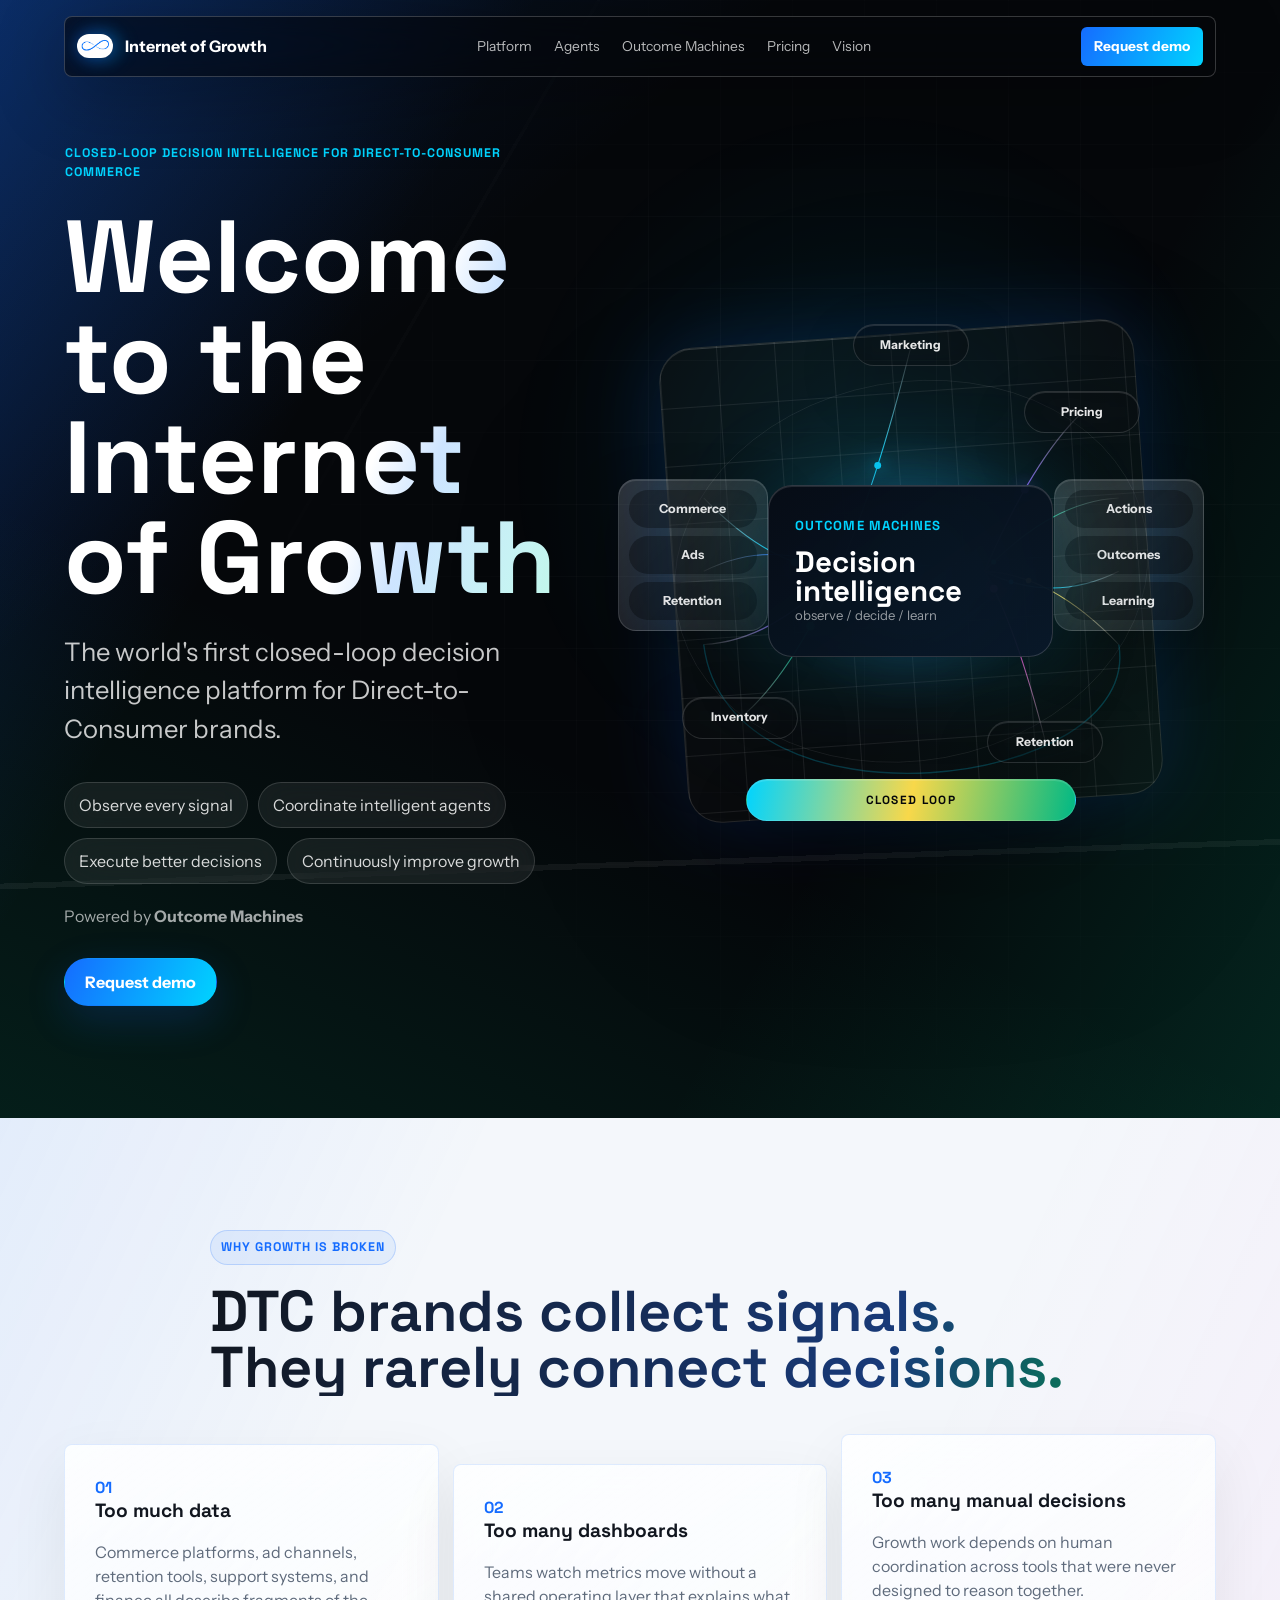
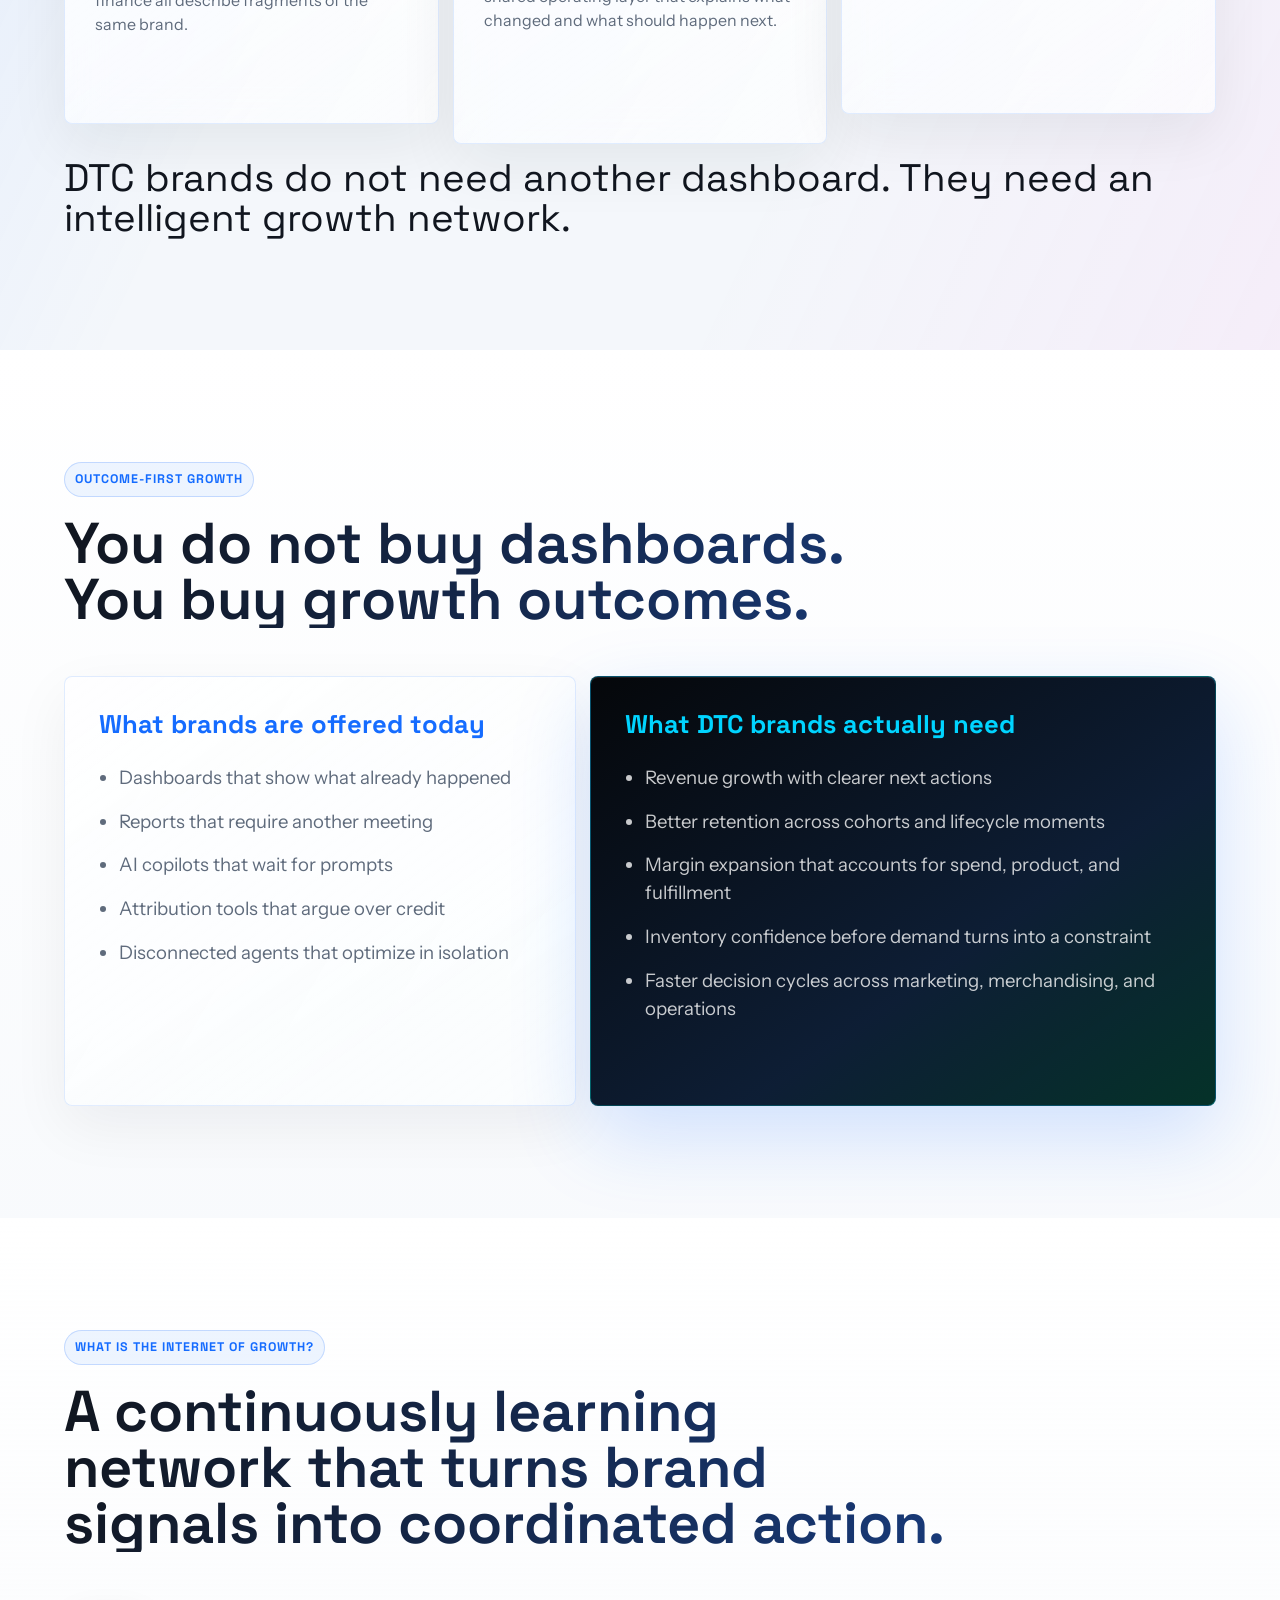
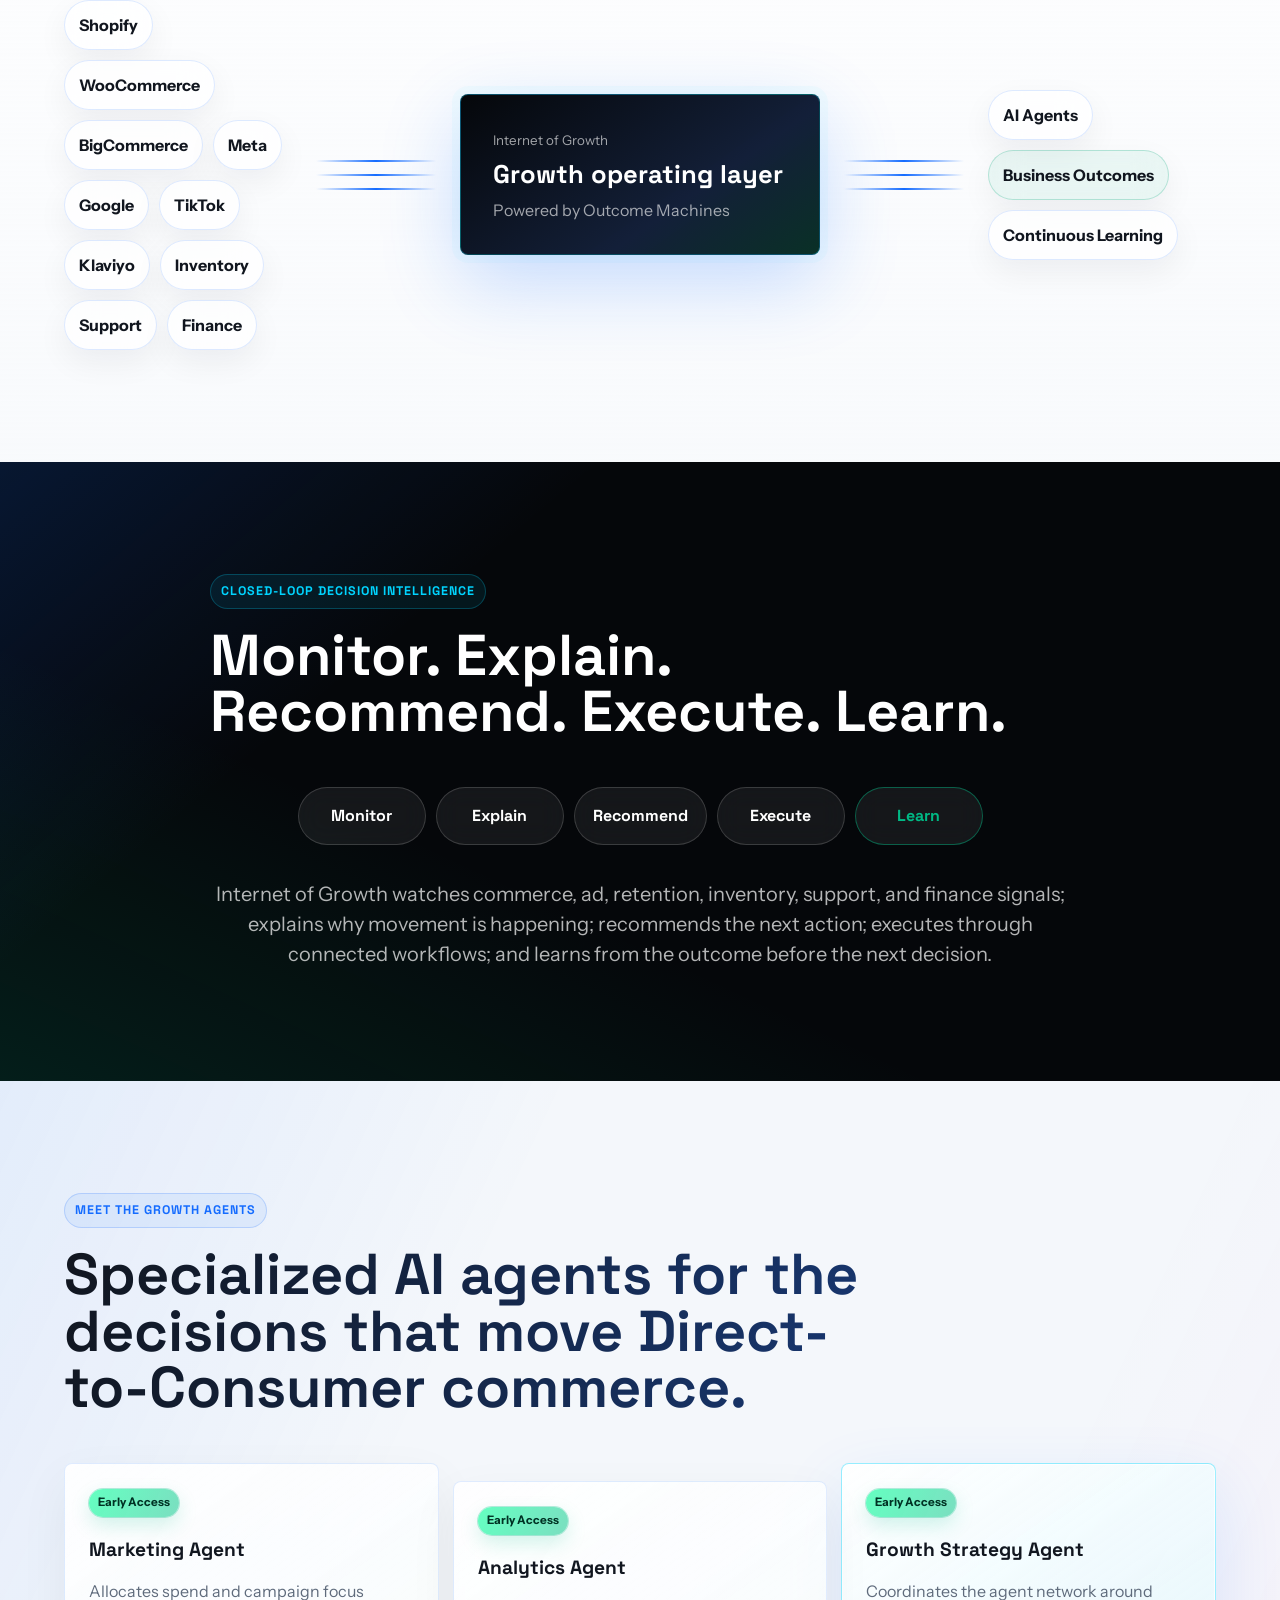
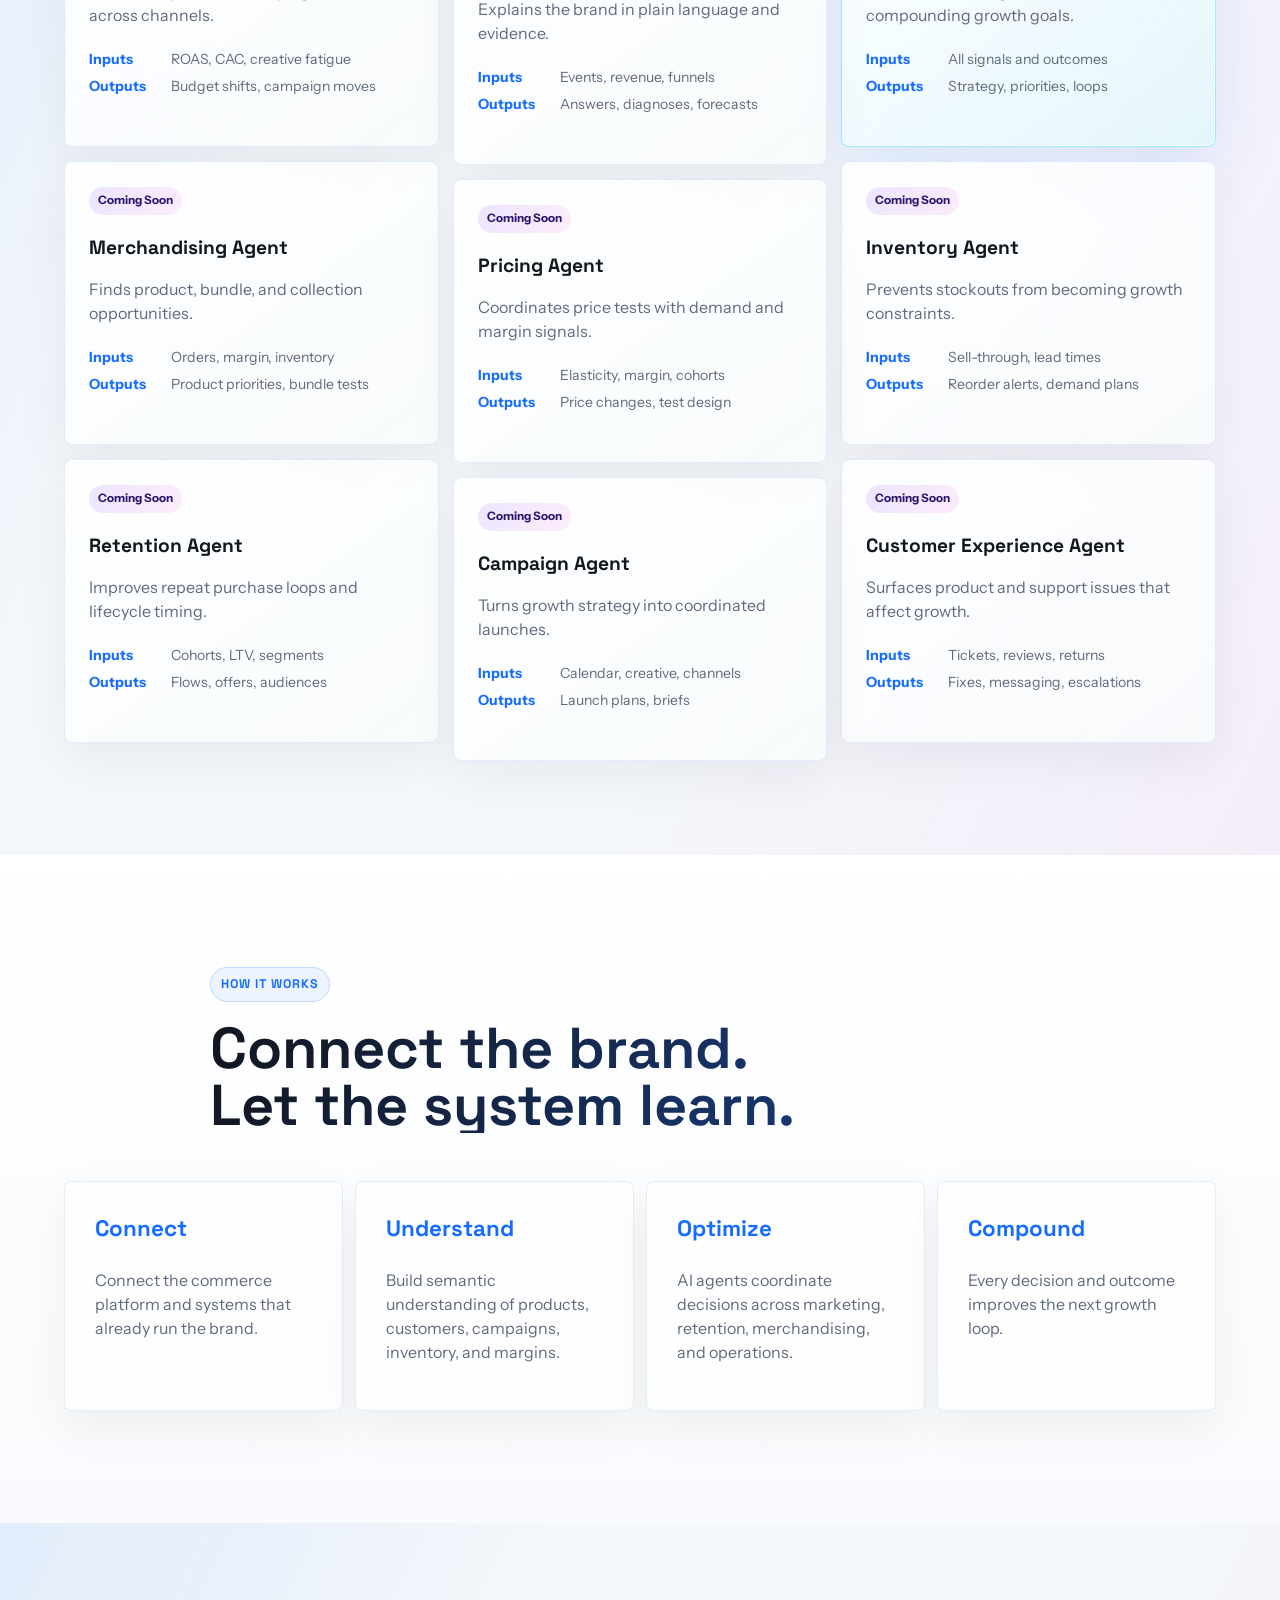
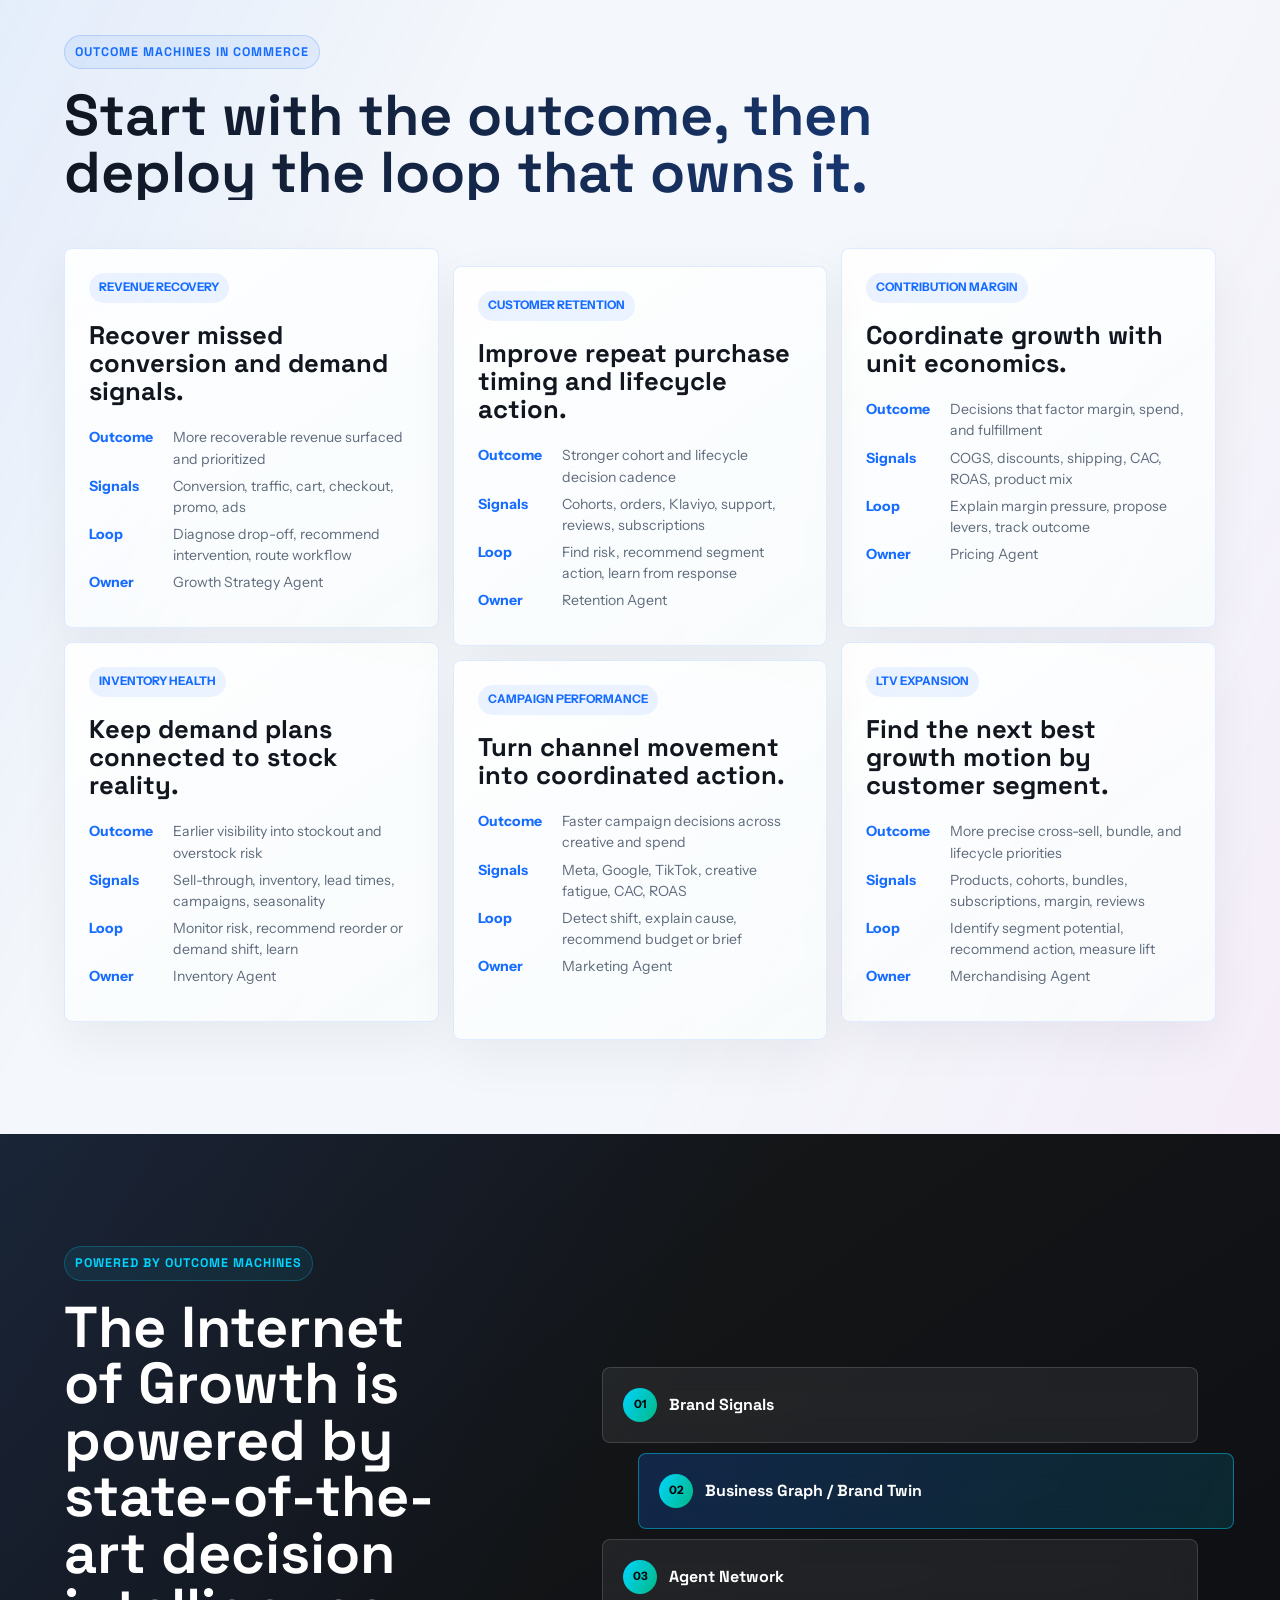
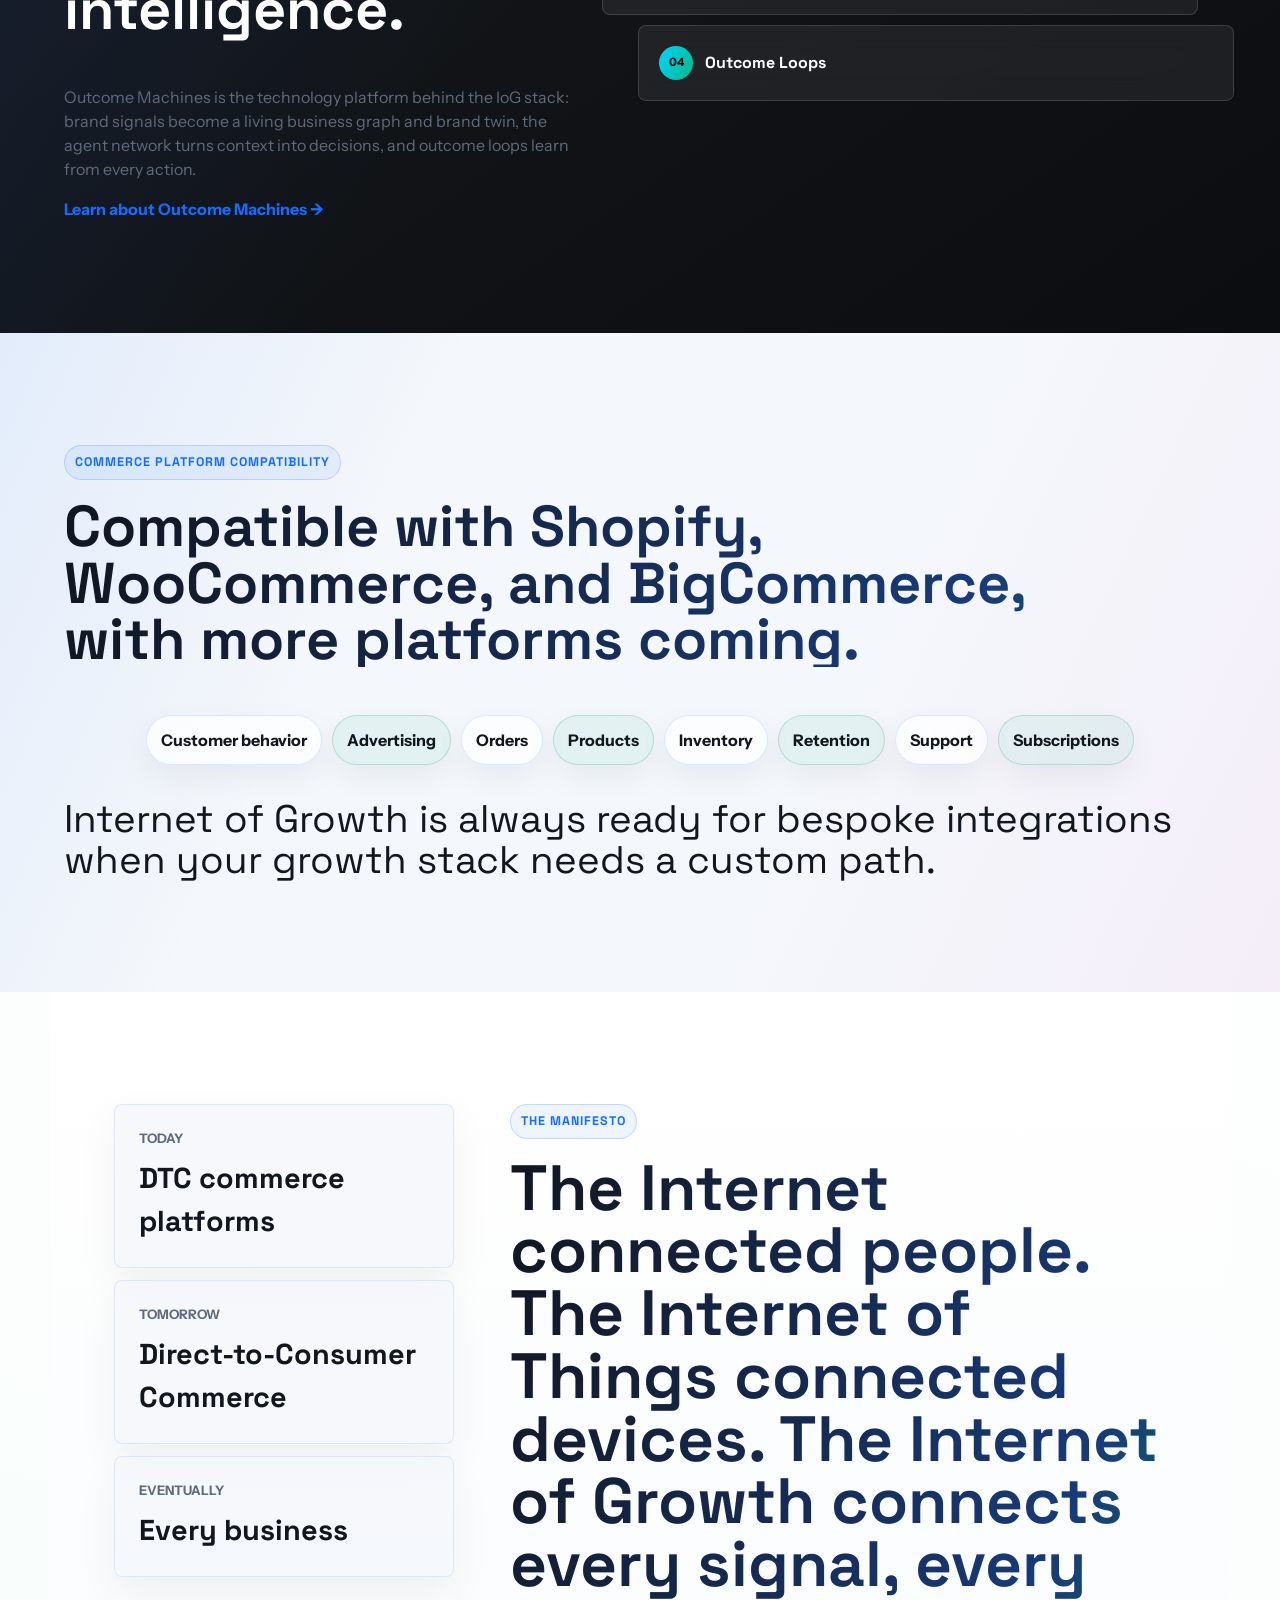
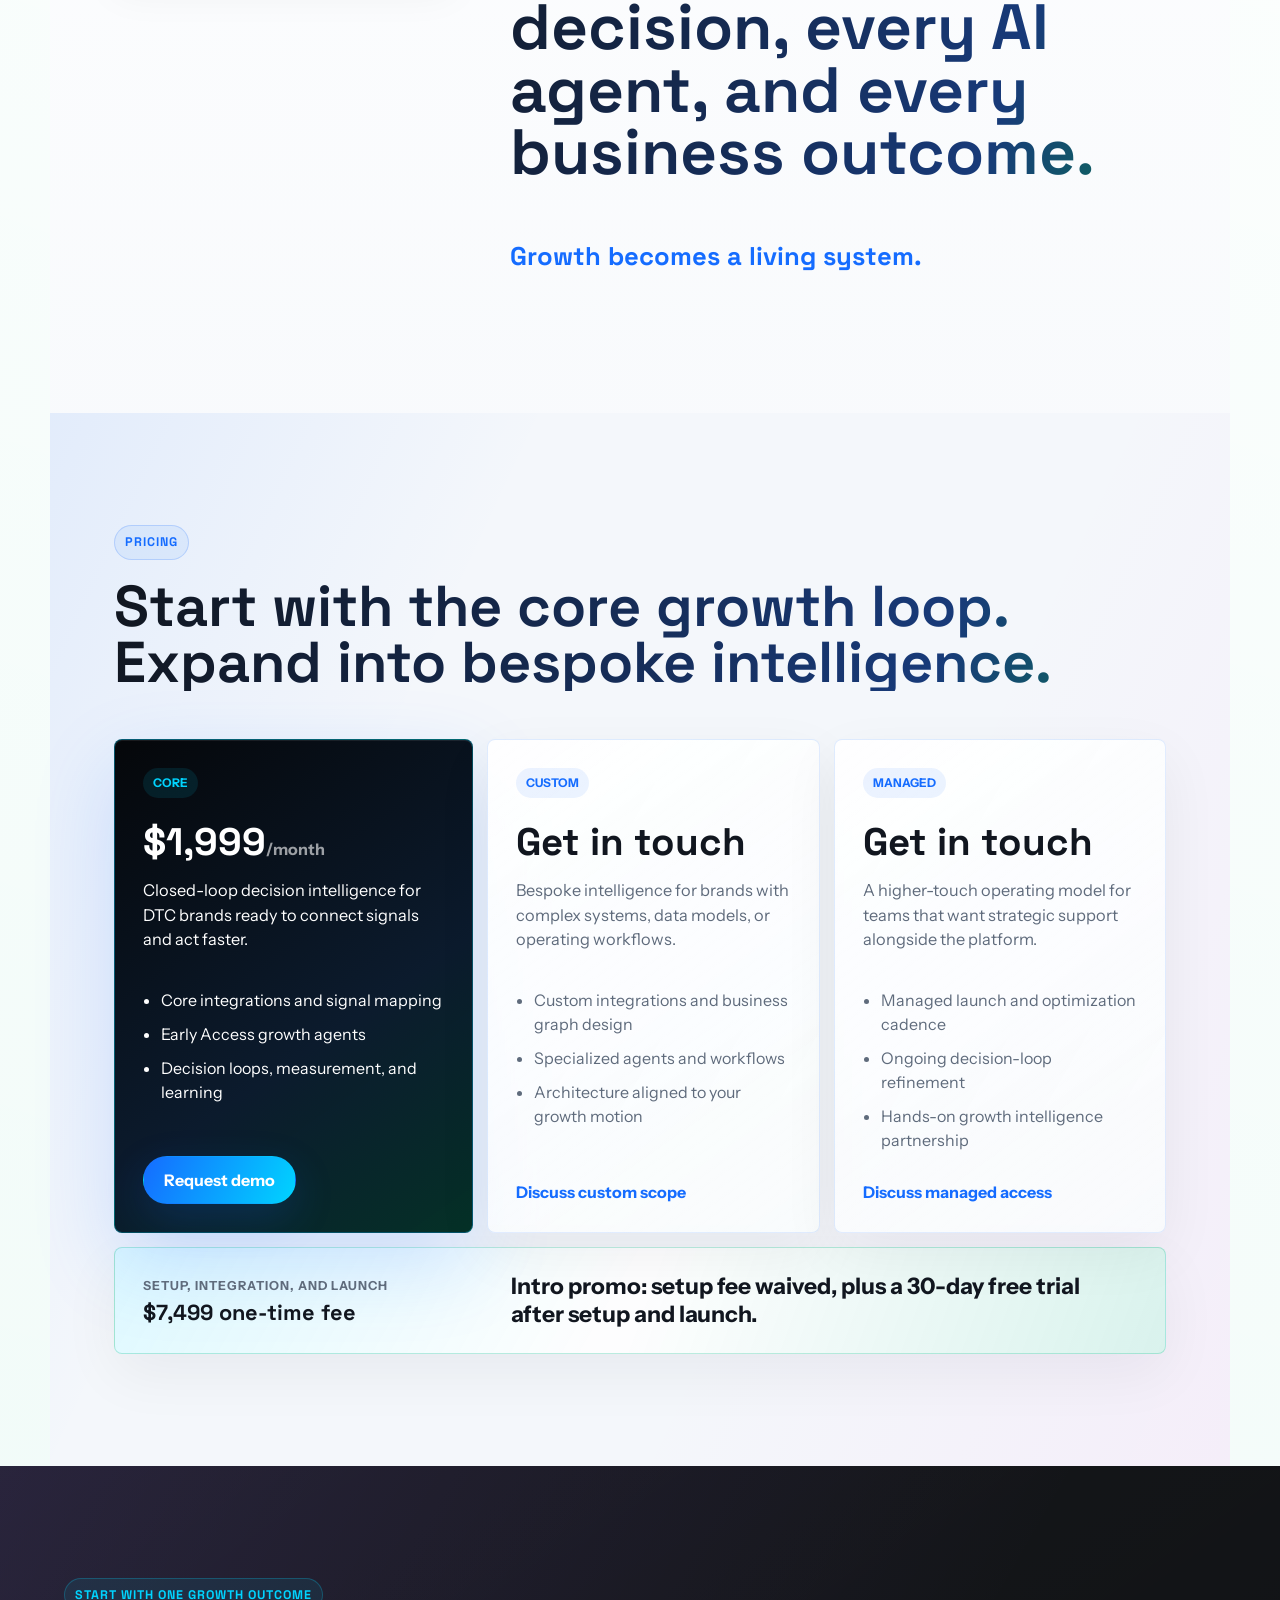
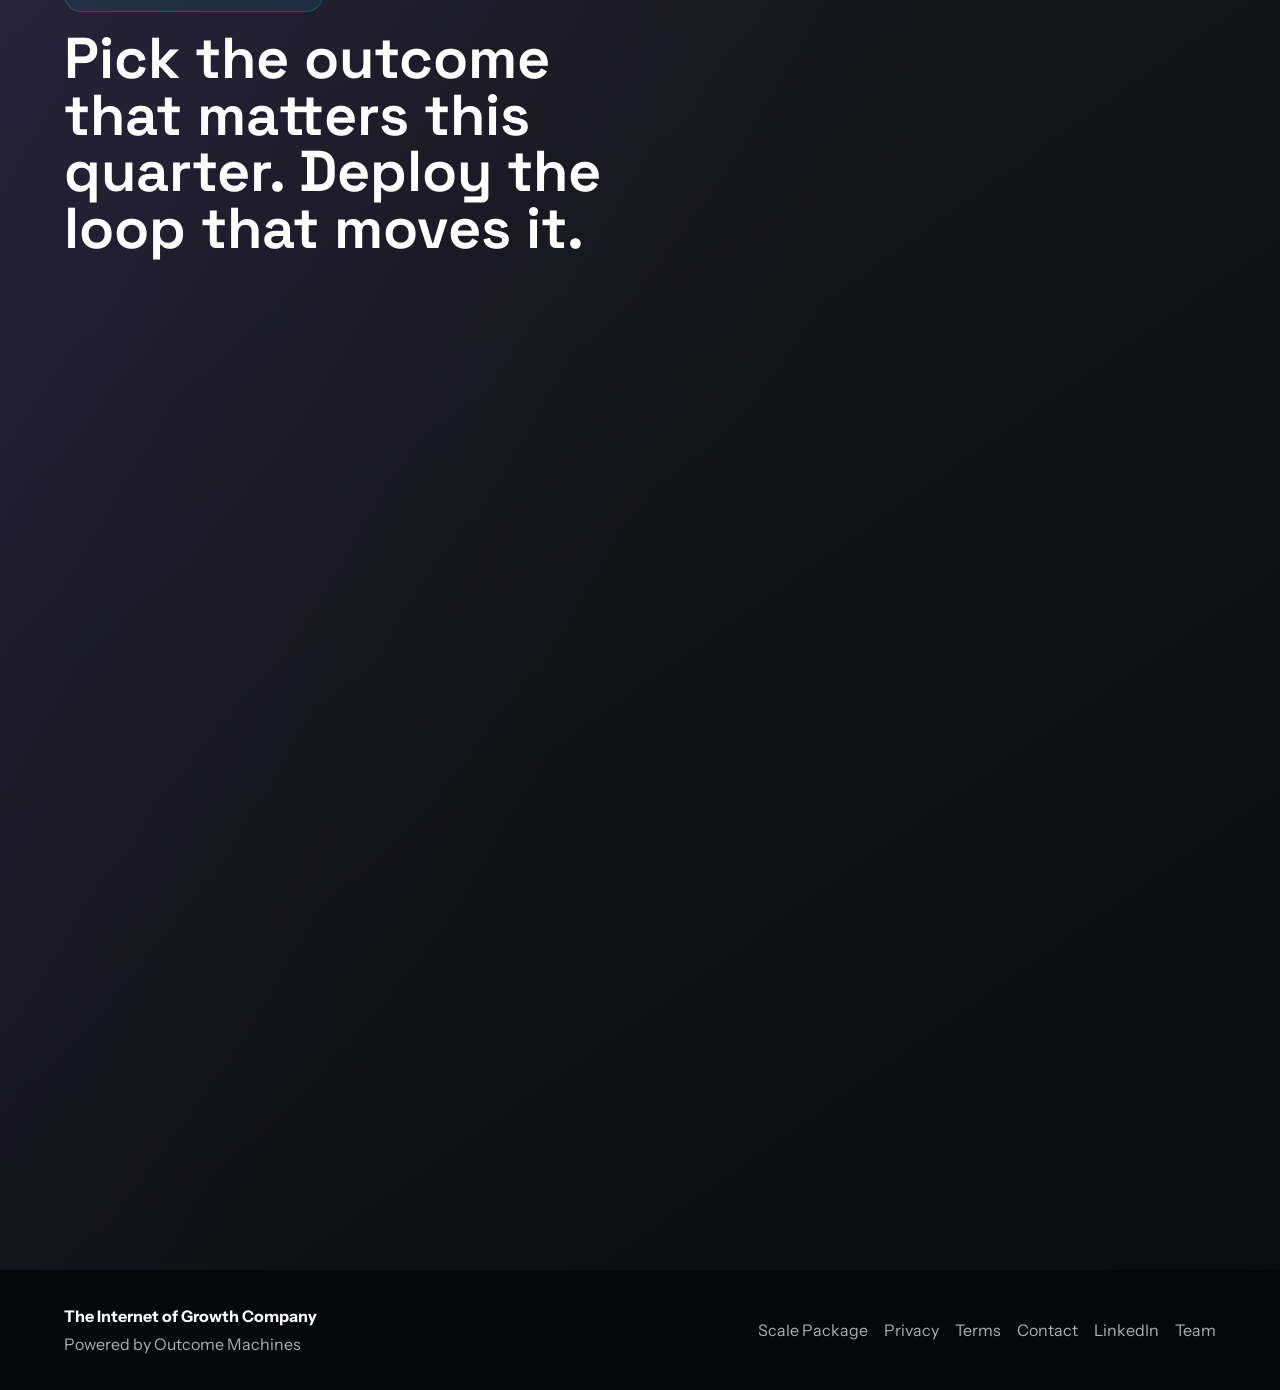
<file: index.html>
<!doctype html>
<html lang="en">
  <head>
    <meta charset="utf-8" />
    <meta name="viewport" content="width=device-width, initial-scale=1" />
    <meta
      name="description"
      content="Internet of Growth is the closed-loop decision intelligence platform for Direct-to-Consumer brands, turning signals into coordinated AI agent action."
    />
    <title>Internet of Growth | Closed-Loop Decision Intelligence</title>
    <link rel="canonical" href="https://internetofgrowth.com/" />
    <meta name="theme-color" content="#05070a" />
    <meta property="og:site_name" content="Internet of Growth" />
    <meta property="og:type" content="website" />
    <meta property="og:url" content="https://internetofgrowth.com/" />
    <meta property="og:title" content="Internet of Growth | Closed-Loop Decision Intelligence" />
    <meta
      property="og:description"
      content="The growth operating layer for DTC brands. Observe every signal, coordinate AI agents, execute better decisions, and compound learning."
    />
    <meta property="og:image" content="https://internetofgrowth.com/assets/og-image.png" />
    <meta property="og:image:secure_url" content="https://internetofgrowth.com/assets/og-image.png" />
    <meta property="og:image:type" content="image/png" />
    <meta property="og:image:width" content="1200" />
    <meta property="og:image:height" content="630" />
    <meta property="og:image:alt" content="Internet of Growth decision intelligence network preview" />
    <meta name="twitter:card" content="summary_large_image" />
    <meta name="twitter:title" content="Internet of Growth | Closed-Loop Decision Intelligence" />
    <meta
      name="twitter:description"
      content="The growth operating layer for DTC brands, powered by Outcome Machines."
    />
    <meta name="twitter:image" content="https://internetofgrowth.com/assets/og-image.png" />
    <link rel="preconnect" href="https://fonts.googleapis.com" />
    <link rel="preconnect" href="https://fonts.gstatic.com" crossorigin />
    <link
      href="https://fonts.googleapis.com/css2?family=Instrument+Sans:wdth,wght@90..100,400..760&family=Space+Grotesk:wght@400;500;600;700&display=swap"
      rel="stylesheet"
    />
    <link rel="icon" href="/assets/favicon.svg" type="image/svg+xml" />
    <link rel="stylesheet" href="styles.css" />
  </head>
  <body>
    <div class="site-shell">
      <header class="nav" aria-label="Primary navigation">
        <a class="brand" href="#top" aria-label="Internet of Growth home">
          <span class="brand-mark" aria-hidden="true"></span>
          <span>Internet of Growth</span>
        </a>
        <nav class="nav-links" aria-label="Site sections">
          <a href="#platform">Platform</a>
          <a href="#agents">Agents</a>
          <a href="#outcome-machines">Outcome Machines</a>
          <a href="#pricing">Pricing</a>
          <a href="#vision">Vision</a>
        </nav>
        <a class="nav-cta" href="#early-access">Request demo</a>
      </header>

      <main id="top">
        <section class="hero section-dark" aria-labelledby="hero-title">
          <div class="hero-copy">
            <p class="eyebrow">Closed-loop decision intelligence for Direct-to-Consumer commerce</p>
            <h1 id="hero-title">Welcome to the Internet of Growth</h1>
            <p class="hero-lede">
              The world's first closed-loop decision intelligence platform for Direct-to-Consumer brands.
            </p>
            <div class="hero-statements" aria-label="Platform capabilities">
              <span>Observe every signal</span>
              <span>Coordinate intelligent agents</span>
              <span>Execute better decisions</span>
              <span>Continuously improve growth</span>
            </div>
            <p class="powered">Powered by <strong>Outcome Machines</strong></p>
            <div class="hero-actions">
              <a class="button button-primary" href="#early-access">Request demo</a>
            </div>
          </div>

          <div class="hero-system" id="growth-loop" aria-label="Animated closed-loop growth system">
            <canvas id="networkCanvas" width="720" height="720" aria-hidden="true"></canvas>
            <div class="system-topology" aria-hidden="true">
              <div class="signal-stack signal-stack-left">
                <span>Commerce</span>
                <span>Ads</span>
                <span>Retention</span>
              </div>
              <div class="signal-stack signal-stack-right">
                <span>Actions</span>
                <span>Outcomes</span>
                <span>Learning</span>
              </div>
              <div class="loop-core">
                <span class="core-kicker">Outcome Machines</span>
                <strong>Decision intelligence</strong>
                <span>observe / decide / learn</span>
              </div>
              <div class="agent-node agent-node-a">Marketing</div>
              <div class="agent-node agent-node-b">Pricing</div>
              <div class="agent-node agent-node-c">Inventory</div>
              <div class="agent-node agent-node-d">Retention</div>
              <div class="feedback-ribbon">
                <span>closed loop</span>
              </div>
            </div>
          </div>
        </section>

        <section class="broken section-light" aria-labelledby="broken-title">
          <div class="section-heading">
            <p class="eyebrow">Why growth is broken</p>
            <h2 id="broken-title">DTC brands collect signals. They rarely connect decisions.</h2>
          </div>
          <div class="fracture-grid">
            <article>
              <span>01</span>
              <h3>Too much data</h3>
              <p>Commerce platforms, ad channels, retention tools, support systems, and finance all describe fragments of the same brand.</p>
            </article>
            <article>
              <span>02</span>
              <h3>Too many dashboards</h3>
              <p>Teams watch metrics move without a shared operating layer that explains what changed and what should happen next.</p>
            </article>
            <article>
              <span>03</span>
              <h3>Too many manual decisions</h3>
              <p>Growth work depends on human coordination across tools that were never designed to reason together.</p>
            </article>
          </div>
          <p class="section-thesis">DTC brands do not need another dashboard. They need an intelligent growth network.</p>
        </section>

        <section class="outcomes section-white" aria-labelledby="outcomes-title">
          <div class="section-heading wide">
            <p class="eyebrow">Outcome-first growth</p>
            <h2 id="outcomes-title">You do not buy dashboards. You buy growth outcomes.</h2>
          </div>
          <div class="outcome-compare" aria-label="What brands are offered today compared with what they need">
            <article>
              <span>What brands are offered today</span>
              <ul>
                <li>Dashboards that show what already happened</li>
                <li>Reports that require another meeting</li>
                <li>AI copilots that wait for prompts</li>
                <li>Attribution tools that argue over credit</li>
                <li>Disconnected agents that optimize in isolation</li>
              </ul>
            </article>
            <article class="needed">
              <span>What DTC brands actually need</span>
              <ul>
                <li>Revenue growth with clearer next actions</li>
                <li>Better retention across cohorts and lifecycle moments</li>
                <li>Margin expansion that accounts for spend, product, and fulfillment</li>
                <li>Inventory confidence before demand turns into a constraint</li>
                <li>Faster decision cycles across marketing, merchandising, and operations</li>
              </ul>
            </article>
          </div>
        </section>

        <section class="network section-white" id="platform" aria-labelledby="platform-title">
          <div class="section-heading wide">
            <p class="eyebrow">What is the Internet of Growth?</p>
            <h2 id="platform-title">A continuously learning network that turns brand signals into coordinated action.</h2>
          </div>
          <div class="signal-map" aria-label="Information flow from DTC commerce systems into AI agents and outcomes">
            <div class="source-cluster">
              <span>Shopify</span>
              <span>WooCommerce</span>
              <span>BigCommerce</span>
              <span>Meta</span>
              <span>Google</span>
              <span>TikTok</span>
              <span>Klaviyo</span>
              <span>Inventory</span>
              <span>Support</span>
              <span>Finance</span>
            </div>
            <div class="map-spine" aria-hidden="true">
              <i></i><i></i><i></i>
            </div>
            <div class="platform-node">
              <small>Internet of Growth</small>
              <strong>Growth operating layer</strong>
              <span>Powered by Outcome Machines</span>
            </div>
            <div class="map-spine" aria-hidden="true">
              <i></i><i></i><i></i>
            </div>
            <div class="outcome-cluster">
              <span>AI Agents</span>
              <span>Business Outcomes</span>
              <span>Continuous Learning</span>
            </div>
          </div>
        </section>

        <section class="loop section-dark" aria-labelledby="loop-title">
          <div class="section-heading">
            <p class="eyebrow">Closed-loop decision intelligence</p>
            <h2 id="loop-title">Monitor. Explain. Recommend. Execute. Learn.</h2>
          </div>
          <div class="cycle-strip" aria-label="Closed-loop process">
            <span>Monitor</span>
            <span>Explain</span>
            <span>Recommend</span>
            <span>Execute</span>
            <span>Learn</span>
          </div>
          <p class="loop-copy">
            Internet of Growth watches commerce, ad, retention, inventory, support, and finance signals; explains why movement is happening; recommends the next action; executes through connected workflows; and learns from the outcome before the next decision.
          </p>
        </section>

        <section class="agents section-light" id="agents" aria-labelledby="agents-title">
          <div class="section-heading wide">
            <p class="eyebrow">Meet the growth agents</p>
            <h2 id="agents-title">Specialized AI agents for the decisions that move Direct-to-Consumer commerce.</h2>
          </div>
          <div class="agent-grid">
            <article class="agent-card">
              <span class="status live">Early Access</span>
              <h3>Marketing Agent</h3>
              <p>Allocates spend and campaign focus across channels.</p>
              <dl><dt>Inputs</dt><dd>ROAS, CAC, creative fatigue</dd><dt>Outputs</dt><dd>Budget shifts, campaign moves</dd></dl>
            </article>
            <article class="agent-card">
              <span class="status live">Early Access</span>
              <h3>Analytics Agent</h3>
              <p>Explains the brand in plain language and evidence.</p>
              <dl><dt>Inputs</dt><dd>Events, revenue, funnels</dd><dt>Outputs</dt><dd>Answers, diagnoses, forecasts</dd></dl>
            </article>
            <article class="agent-card featured">
              <span class="status live">Early Access</span>
              <h3>Growth Strategy Agent</h3>
              <p>Coordinates the agent network around compounding growth goals.</p>
              <dl><dt>Inputs</dt><dd>All signals and outcomes</dd><dt>Outputs</dt><dd>Strategy, priorities, loops</dd></dl>
            </article>
            <article class="agent-card">
              <span class="status planned">Coming Soon</span>
              <h3>Merchandising Agent</h3>
              <p>Finds product, bundle, and collection opportunities.</p>
              <dl><dt>Inputs</dt><dd>Orders, margin, inventory</dd><dt>Outputs</dt><dd>Product priorities, bundle tests</dd></dl>
            </article>
            <article class="agent-card">
              <span class="status planned">Coming Soon</span>
              <h3>Pricing Agent</h3>
              <p>Coordinates price tests with demand and margin signals.</p>
              <dl><dt>Inputs</dt><dd>Elasticity, margin, cohorts</dd><dt>Outputs</dt><dd>Price changes, test design</dd></dl>
            </article>
            <article class="agent-card">
              <span class="status planned">Coming Soon</span>
              <h3>Inventory Agent</h3>
              <p>Prevents stockouts from becoming growth constraints.</p>
              <dl><dt>Inputs</dt><dd>Sell-through, lead times</dd><dt>Outputs</dt><dd>Reorder alerts, demand plans</dd></dl>
            </article>
            <article class="agent-card">
              <span class="status planned">Coming Soon</span>
              <h3>Retention Agent</h3>
              <p>Improves repeat purchase loops and lifecycle timing.</p>
              <dl><dt>Inputs</dt><dd>Cohorts, LTV, segments</dd><dt>Outputs</dt><dd>Flows, offers, audiences</dd></dl>
            </article>
            <article class="agent-card">
              <span class="status planned">Coming Soon</span>
              <h3>Campaign Agent</h3>
              <p>Turns growth strategy into coordinated launches.</p>
              <dl><dt>Inputs</dt><dd>Calendar, creative, channels</dd><dt>Outputs</dt><dd>Launch plans, briefs</dd></dl>
            </article>
            <article class="agent-card">
              <span class="status planned">Coming Soon</span>
              <h3>Customer Experience Agent</h3>
              <p>Surfaces product and support issues that affect growth.</p>
              <dl><dt>Inputs</dt><dd>Tickets, reviews, returns</dd><dt>Outputs</dt><dd>Fixes, messaging, escalations</dd></dl>
            </article>
          </div>
        </section>

        <section class="steps section-white" aria-labelledby="works-title">
          <div class="section-heading">
            <p class="eyebrow">How it works</p>
            <h2 id="works-title">Connect the brand. Let the system learn.</h2>
          </div>
          <div class="step-grid">
            <article><span>Connect</span><p>Connect the commerce platform and systems that already run the brand.</p></article>
            <article><span>Understand</span><p>Build semantic understanding of products, customers, campaigns, inventory, and margins.</p></article>
            <article><span>Optimize</span><p>AI agents coordinate decisions across marketing, retention, merchandising, and operations.</p></article>
            <article><span>Compound</span><p>Every decision and outcome improves the next growth loop.</p></article>
          </div>
        </section>

        <section class="catalog section-light" aria-labelledby="catalog-title">
          <div class="section-heading wide">
            <p class="eyebrow">Outcome Machines in commerce</p>
            <h2 id="catalog-title">Start with the outcome, then deploy the loop that owns it.</h2>
          </div>
          <div class="catalog-grid" aria-label="Commerce outcome machine catalog">
            <article class="catalog-card">
              <span>Revenue Recovery</span>
              <h3>Recover missed conversion and demand signals.</h3>
              <dl>
                <dt>Outcome</dt><dd>More recoverable revenue surfaced and prioritized</dd>
                <dt>Signals</dt><dd>Conversion, traffic, cart, checkout, promo, ads</dd>
                <dt>Loop</dt><dd>Diagnose drop-off, recommend intervention, route workflow</dd>
                <dt>Owner</dt><dd>Growth Strategy Agent</dd>
              </dl>
            </article>
            <article class="catalog-card">
              <span>Customer Retention</span>
              <h3>Improve repeat purchase timing and lifecycle action.</h3>
              <dl>
                <dt>Outcome</dt><dd>Stronger cohort and lifecycle decision cadence</dd>
                <dt>Signals</dt><dd>Cohorts, orders, Klaviyo, support, reviews, subscriptions</dd>
                <dt>Loop</dt><dd>Find risk, recommend segment action, learn from response</dd>
                <dt>Owner</dt><dd>Retention Agent</dd>
              </dl>
            </article>
            <article class="catalog-card">
              <span>Contribution Margin</span>
              <h3>Coordinate growth with unit economics.</h3>
              <dl>
                <dt>Outcome</dt><dd>Decisions that factor margin, spend, and fulfillment</dd>
                <dt>Signals</dt><dd>COGS, discounts, shipping, CAC, ROAS, product mix</dd>
                <dt>Loop</dt><dd>Explain margin pressure, propose levers, track outcome</dd>
                <dt>Owner</dt><dd>Pricing Agent</dd>
              </dl>
            </article>
            <article class="catalog-card">
              <span>Inventory Health</span>
              <h3>Keep demand plans connected to stock reality.</h3>
              <dl>
                <dt>Outcome</dt><dd>Earlier visibility into stockout and overstock risk</dd>
                <dt>Signals</dt><dd>Sell-through, inventory, lead times, campaigns, seasonality</dd>
                <dt>Loop</dt><dd>Monitor risk, recommend reorder or demand shift, learn</dd>
                <dt>Owner</dt><dd>Inventory Agent</dd>
              </dl>
            </article>
            <article class="catalog-card">
              <span>Campaign Performance</span>
              <h3>Turn channel movement into coordinated action.</h3>
              <dl>
                <dt>Outcome</dt><dd>Faster campaign decisions across creative and spend</dd>
                <dt>Signals</dt><dd>Meta, Google, TikTok, creative fatigue, CAC, ROAS</dd>
                <dt>Loop</dt><dd>Detect shift, explain cause, recommend budget or brief</dd>
                <dt>Owner</dt><dd>Marketing Agent</dd>
              </dl>
            </article>
            <article class="catalog-card">
              <span>LTV Expansion</span>
              <h3>Find the next best growth motion by customer segment.</h3>
              <dl>
                <dt>Outcome</dt><dd>More precise cross-sell, bundle, and lifecycle priorities</dd>
                <dt>Signals</dt><dd>Products, cohorts, bundles, subscriptions, margin, reviews</dd>
                <dt>Loop</dt><dd>Identify segment potential, recommend action, measure lift</dd>
                <dt>Owner</dt><dd>Merchandising Agent</dd>
              </dl>
            </article>
          </div>
        </section>

        <section class="machines section-dark" id="outcome-machines" aria-labelledby="machines-title">
          <div class="machine-copy">
            <p class="eyebrow">Powered by Outcome Machines</p>
            <h2 id="machines-title">The Internet of Growth is powered by state-of-the-art decision intelligence.</h2>
            <p>
              Outcome Machines is the technology platform behind the IoG stack: brand signals become a living business graph and brand twin, the agent network turns context into decisions, and outcome loops learn from every action.
            </p>
            <a href="https://OutcomeMachines.com" target="_blank" rel="noopener noreferrer">Learn about Outcome Machines →</a>
          </div>
          <div class="machine-diagram" aria-label="Outcome Machines technology flow">
            <span><small>01</small> Brand Signals</span>
            <span><small>02</small> Business Graph / Brand Twin</span>
            <span><small>03</small> Agent Network</span>
            <span><small>04</small> Outcome Loops</span>
          </div>
        </section>

        <section class="shopify section-light" aria-labelledby="shopify-title">
          <div class="section-heading wide">
            <p class="eyebrow">Commerce platform compatibility</p>
            <h2 id="shopify-title">Compatible with Shopify, WooCommerce, and BigCommerce, with more platforms coming.</h2>
          </div>
          <div class="signal-list">
            <span>Customer behavior</span>
            <span>Advertising</span>
            <span>Orders</span>
            <span>Products</span>
            <span>Inventory</span>
            <span>Retention</span>
            <span>Support</span>
            <span>Subscriptions</span>
          </div>
          <p class="section-thesis">Internet of Growth is always ready for bespoke integrations when your growth stack needs a custom path.</p>
        </section>

        <section class="vision section-white" id="vision" aria-labelledby="vision-title">
          <div class="timeline">
            <article><span>Today</span><strong>DTC commerce platforms</strong></article>
            <article><span>Tomorrow</span><strong>Direct-to-Consumer Commerce</strong></article>
            <article><span>Eventually</span><strong>Every business</strong></article>
          </div>
          <div class="manifesto">
            <p class="eyebrow">The manifesto</p>
            <h2 id="vision-title">
              The Internet connected people. The Internet of Things connected devices. The Internet of Growth connects every signal, every decision, every AI agent, and every business outcome.
            </h2>
            <p>Growth becomes a living system.</p>
          </div>
        </section>

        <section class="pricing section-light" id="pricing" aria-labelledby="pricing-title">
          <div class="section-heading wide">
            <p class="eyebrow">Pricing</p>
            <h2 id="pricing-title">Start with the core growth loop. Expand into bespoke intelligence.</h2>
          </div>
          <div class="pricing-grid" aria-label="Internet of Growth pricing plans">
            <article class="pricing-card primary">
              <span>Core</span>
              <h3>$1,999<span>/month</span></h3>
              <p>Closed-loop decision intelligence for DTC brands ready to connect signals and act faster.</p>
              <ul>
                <li>Core integrations and signal mapping</li>
                <li>Early Access growth agents</li>
                <li>Decision loops, measurement, and learning</li>
              </ul>
              <a class="button button-primary" href="#early-access">Request demo</a>
            </article>
            <article class="pricing-card">
              <span>Custom</span>
              <h3>Get in touch</h3>
              <p>Bespoke intelligence for brands with complex systems, data models, or operating workflows.</p>
              <ul>
                <li>Custom integrations and business graph design</li>
                <li>Specialized agents and workflows</li>
                <li>Architecture aligned to your growth motion</li>
              </ul>
              <a href="#early-access">Discuss custom scope</a>
            </article>
            <article class="pricing-card">
              <span>Managed</span>
              <h3>Get in touch</h3>
              <p>A higher-touch operating model for teams that want strategic support alongside the platform.</p>
              <ul>
                <li>Managed launch and optimization cadence</li>
                <li>Ongoing decision-loop refinement</li>
                <li>Hands-on growth intelligence partnership</li>
              </ul>
              <a href="#early-access">Discuss managed access</a>
            </article>
          </div>
          <div class="pricing-offer">
            <div>
              <span>Setup, integration, and launch</span>
              <strong>$7,499 one-time fee</strong>
            </div>
            <p>
              Intro promo: setup fee waived, plus a 30-day free trial after setup and launch.
            </p>
          </div>
        </section>

        <section class="early section-dark" id="early-access" aria-labelledby="early-title">
          <div class="early-copy">
            <p class="eyebrow">Start with one growth outcome</p>
            <h2 id="early-title">Pick the outcome that matters this quarter. Deploy the loop that moves it.</h2>
          </div>
          <div class="tally-panel">
            <iframe
              src="https://tally.so/embed/NpyAWB?alignLeft=1&hideTitle=1&transparentBackground=1&dynamicHeight=1"
              data-tally-src="https://tally.so/embed/NpyAWB?alignLeft=1&hideTitle=1&transparentBackground=1&dynamicHeight=1"
              width="100%"
              height="1180"
              frameborder="0"
              marginheight="0"
              marginwidth="0"
              scrolling="no"
              title="Internet of Growth Special Access form"
            ></iframe>
          </div>
        </section>
      </main>

      <footer class="footer">
        <div>
          <strong>The Internet of Growth Company</strong>
          <a href="https://OutcomeMachines.com" target="_blank" rel="noopener noreferrer">Powered by Outcome Machines</a>
        </div>
        <nav aria-label="Footer navigation">
          <a href="/scale.html">Scale Package</a>
          <a href="/privacy-policy.html">Privacy</a>
          <a href="/terms-of-use.html">Terms</a>
          <a href="mailto:hello@internetofgrowth.com">Contact</a>
          <a href="https://www.linkedin.com/company/internet-of-growth" target="_blank" rel="noopener noreferrer">LinkedIn</a>
          <a href="/team.html">Team</a>
        </nav>
      </footer>
    </div>
    <script src="https://tally.so/widgets/embed.js"></script>
    <script src="script.js"></script>
  </body>
</html>
</file>
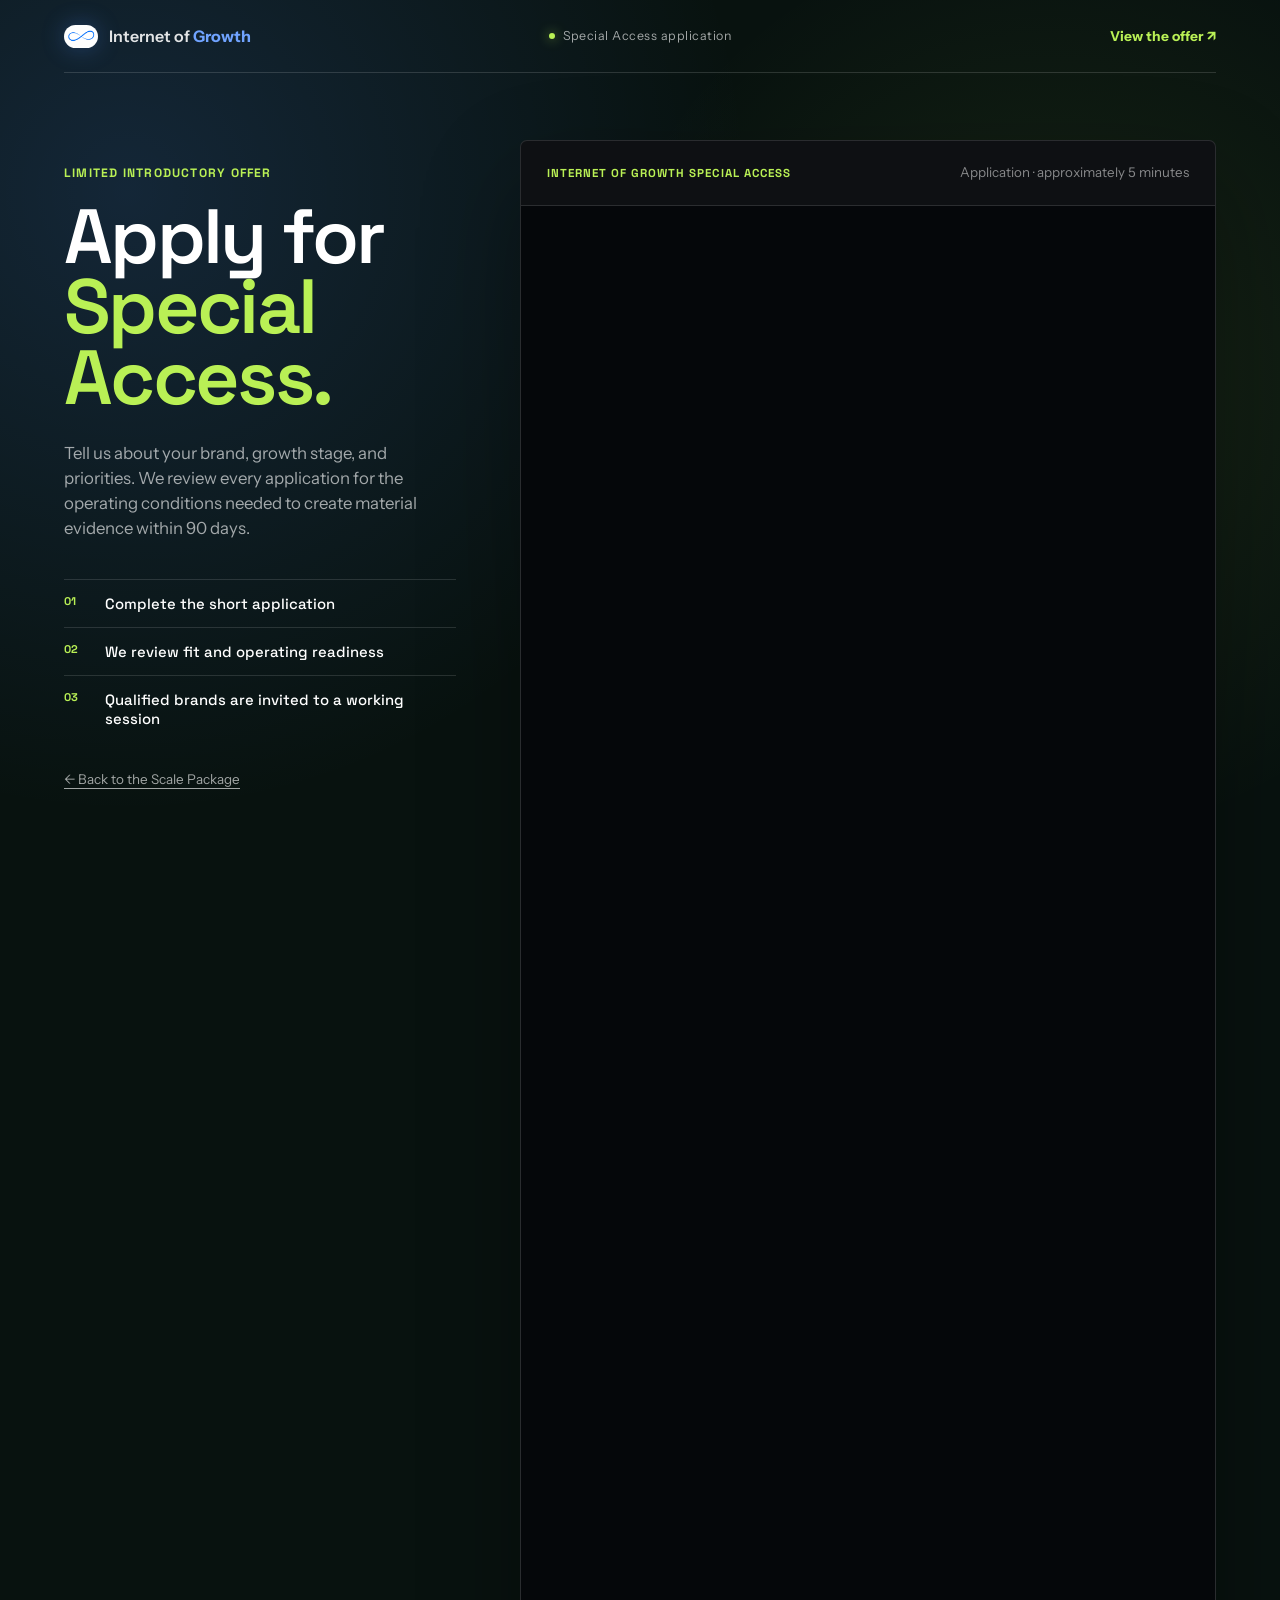
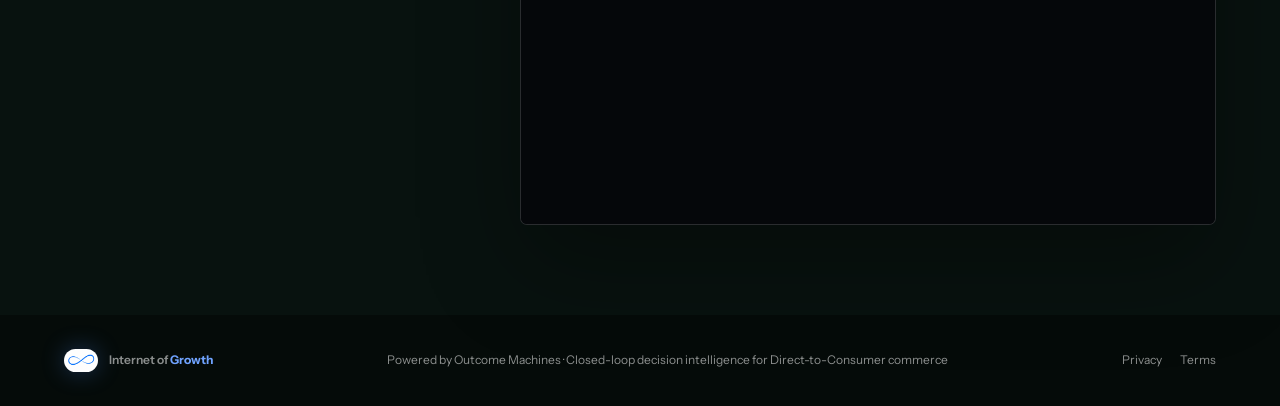
<file: apply.html>
<!doctype html>
<html lang="en">
  <head>
    <meta charset="utf-8" />
    <meta name="viewport" content="width=device-width, initial-scale=1" />
    <meta name="robots" content="noindex, nofollow" />
    <meta name="theme-color" content="#08120f" />
    <meta
      name="description"
      content="Apply for Internet of Growth Special Access and the limited 90-day Scale Package for qualifying DTC brands."
    />
    <title>Special Access Application | Internet of Growth</title>
    <link rel="canonical" href="https://internetofgrowth.com/apply.html" />
    <link rel="preconnect" href="https://fonts.googleapis.com" />
    <link rel="preconnect" href="https://fonts.gstatic.com" crossorigin />
    <link
      href="https://fonts.googleapis.com/css2?family=Instrument+Sans:wdth,wght@90..100,400..760&family=Space+Grotesk:wght@400;500;600;700&display=swap"
      rel="stylesheet"
    />
    <link rel="icon" href="/assets/favicon.svg" type="image/svg+xml" />
    <link rel="stylesheet" href="growth-package.css" />
  </head>
  <body class="apply-page">
    <div class="page-shell">
      <header class="proposal-nav" aria-label="Special Access application navigation">
        <a class="brand" href="/" aria-label="Internet of Growth home">
          <span class="brand-mark" aria-hidden="true"></span>
          <span>Internet of <b>Growth</b></span>
        </a>
        <span class="proposal-label"><i aria-hidden="true"></i> Special Access application</span>
        <a class="nav-action" href="/scale.html">View the offer <span aria-hidden="true">↗</span></a>
      </header>

      <main class="apply-layout">
        <section class="apply-intro" aria-labelledby="apply-title">
          <p class="eyebrow">Limited introductory offer</p>
          <h1 id="apply-title">Apply for<br /><em>Special Access.</em></h1>
          <p>
            Tell us about your brand, growth stage, and priorities. We review every application for the operating conditions needed to create material evidence within 90 days.
          </p>
          <div class="apply-points" aria-label="Application process">
            <div><span>01</span><strong>Complete the short application</strong></div>
            <div><span>02</span><strong>We review fit and operating readiness</strong></div>
            <div><span>03</span><strong>Qualified brands are invited to a working session</strong></div>
          </div>
          <a class="apply-back" href="/scale.html">← Back to the Scale Package</a>
        </section>

        <section class="application-form-shell" aria-labelledby="form-heading">
          <header class="application-form-head">
            <span id="form-heading">Internet of Growth Special Access</span>
            <small>Application · approximately 5 minutes</small>
          </header>
          <div class="application-form">
            <iframe
              src="https://tally.so/embed/NpyAWB?alignLeft=1&hideTitle=1&transparentBackground=1&dynamicHeight=1"
              data-tally-src="https://tally.so/embed/NpyAWB?alignLeft=1&hideTitle=1&transparentBackground=1&dynamicHeight=1"
              width="100%"
              height="1600"
              frameborder="0"
              marginheight="0"
              marginwidth="0"
              scrolling="no"
              title="Internet of Growth Special Access form"
            ></iframe>
          </div>
        </section>
      </main>

      <footer>
        <a class="brand" href="/"><span class="brand-mark" aria-hidden="true"></span><span>Internet of <b>Growth</b></span></a>
        <p>Powered by Outcome Machines · Closed-loop decision intelligence for Direct-to-Consumer commerce</p>
        <nav aria-label="Legal links"><a href="/privacy-policy.html">Privacy</a><a href="/terms-of-use.html">Terms</a></nav>
      </footer>
    </div>
    <script src="https://tally.so/widgets/embed.js"></script>
  </body>
</html>
</file>
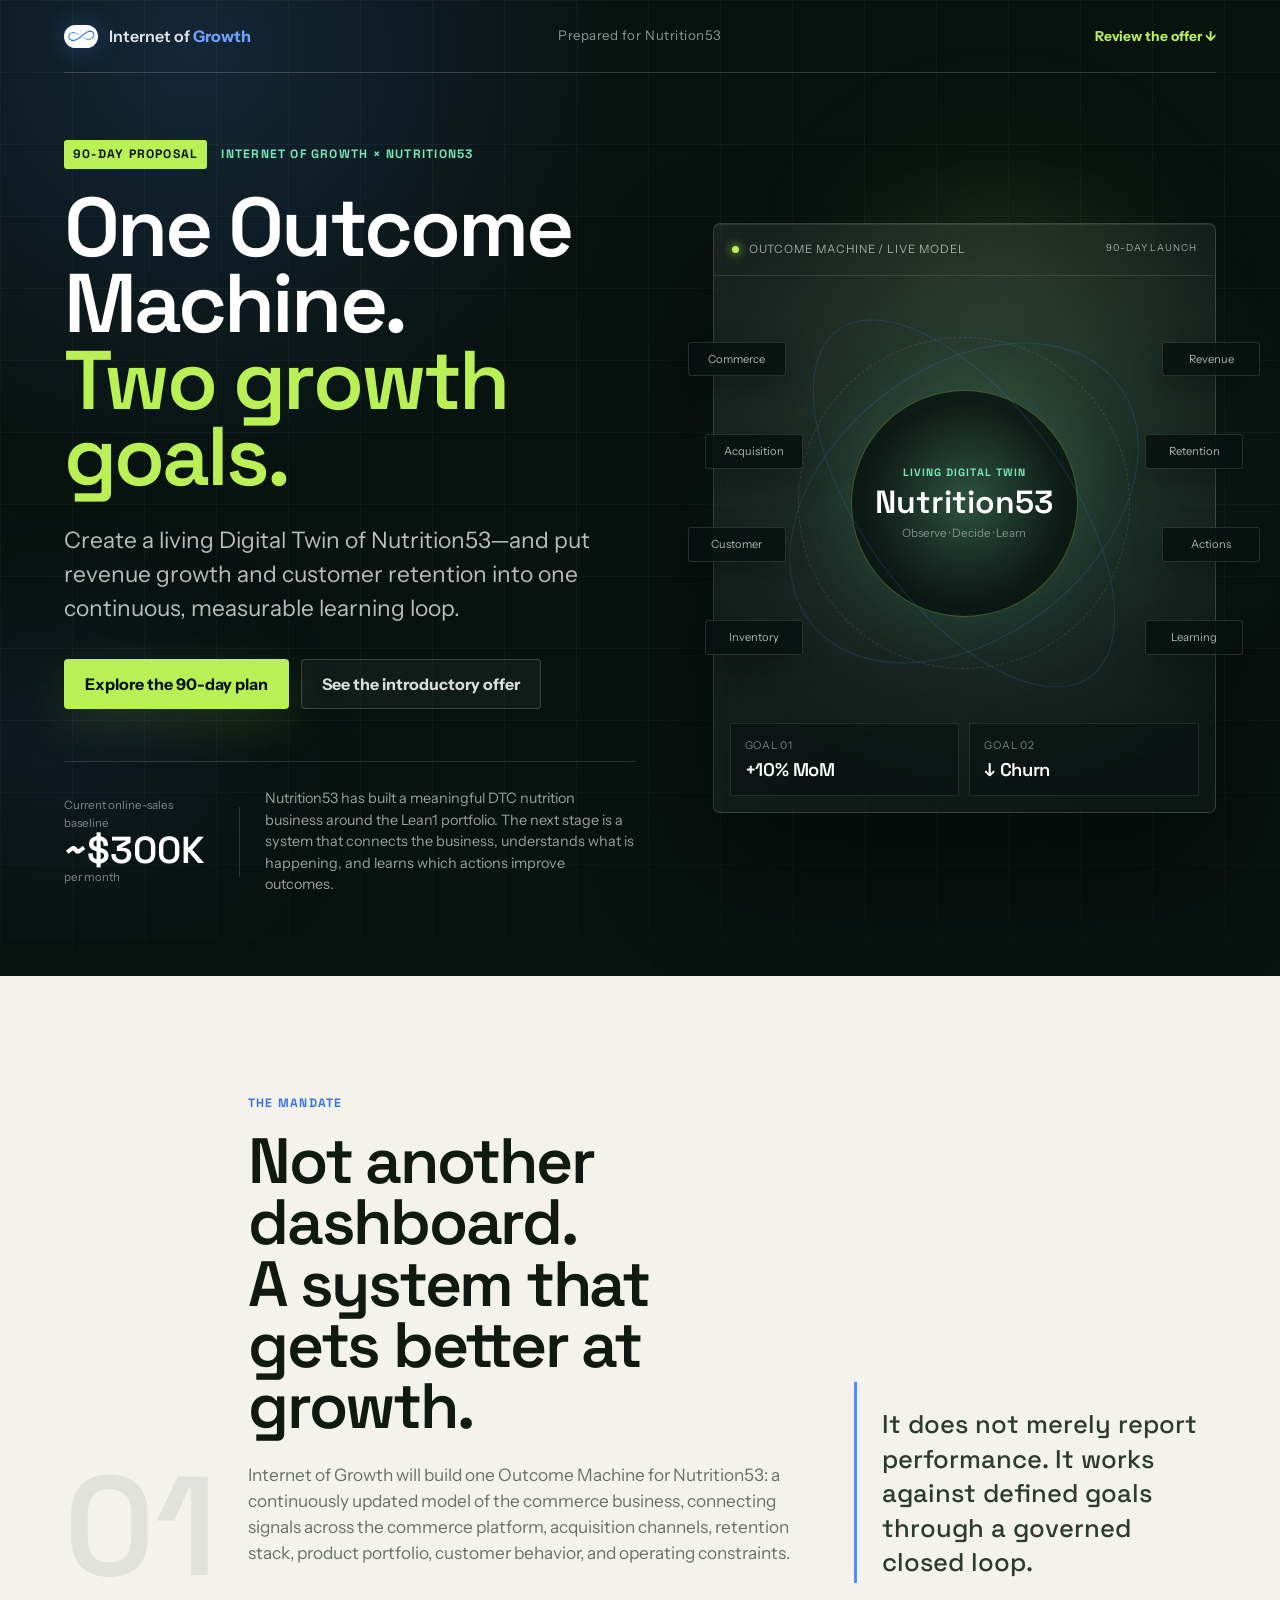
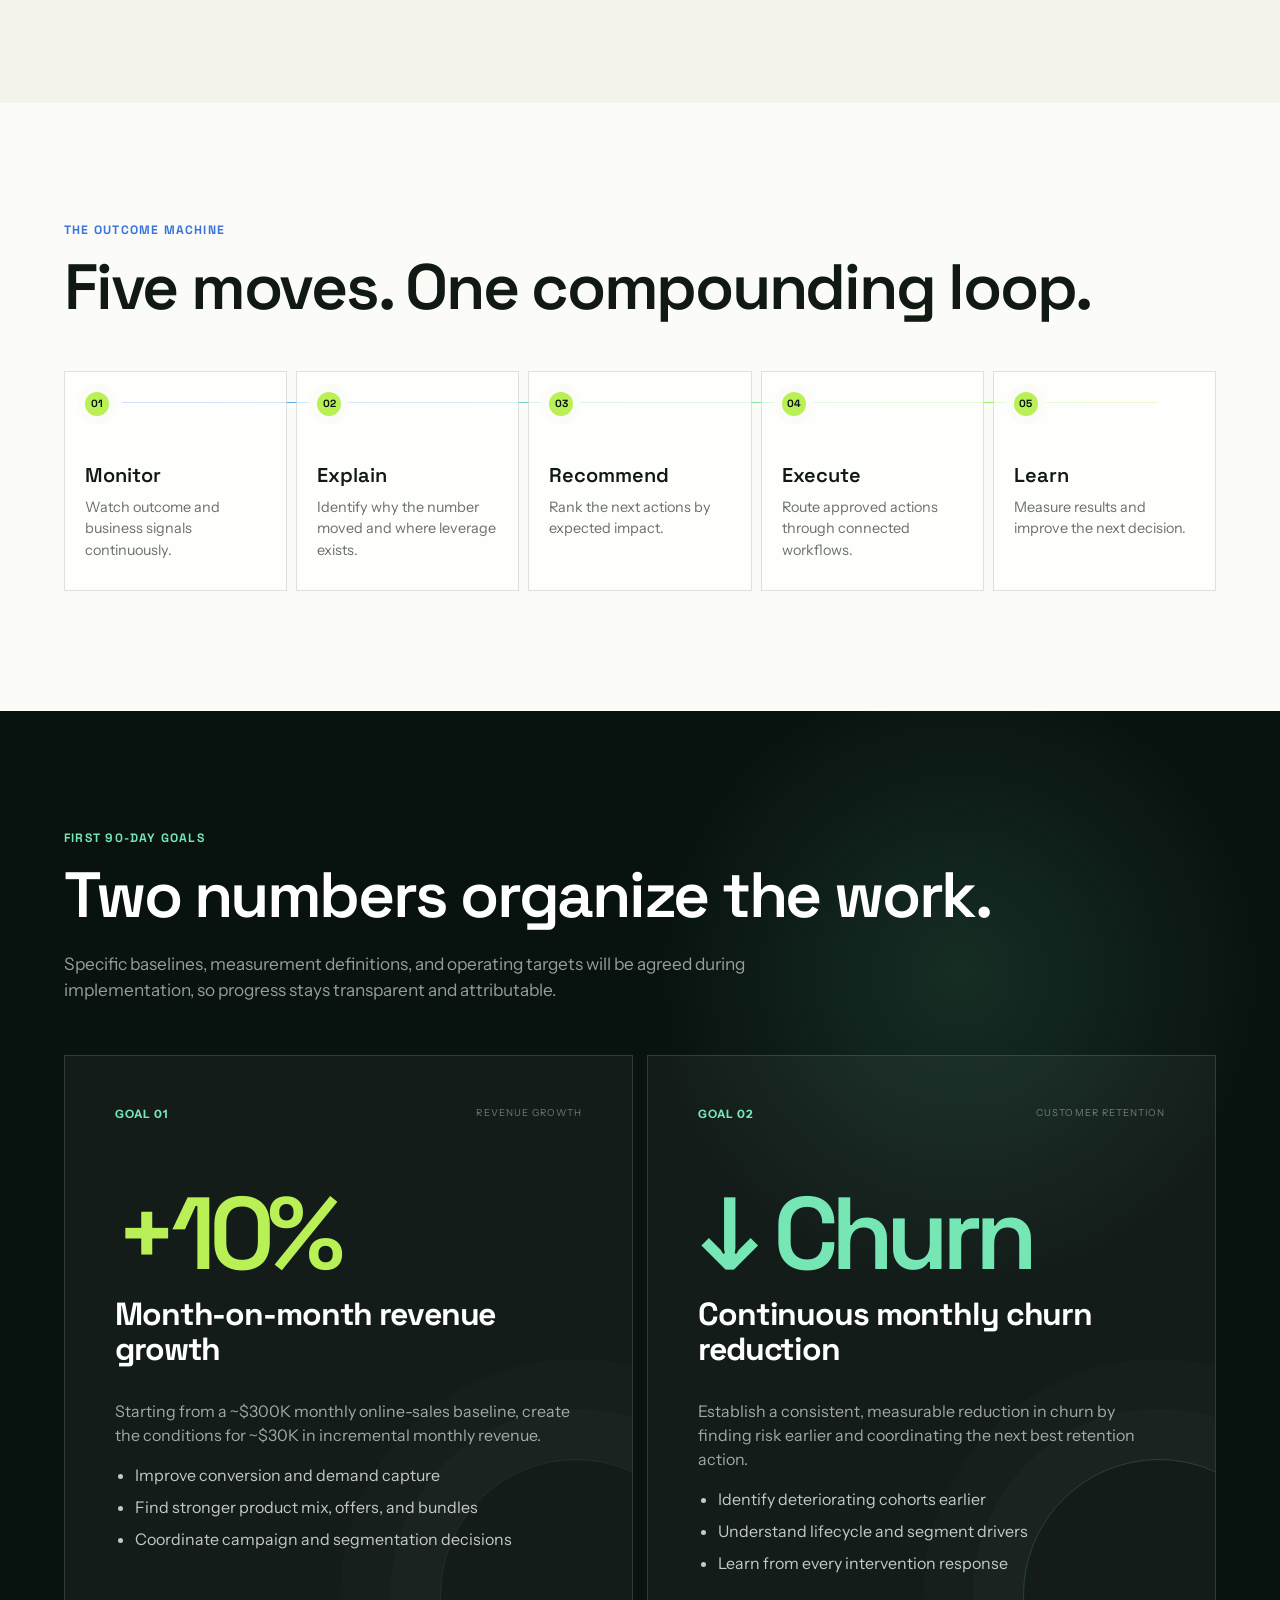
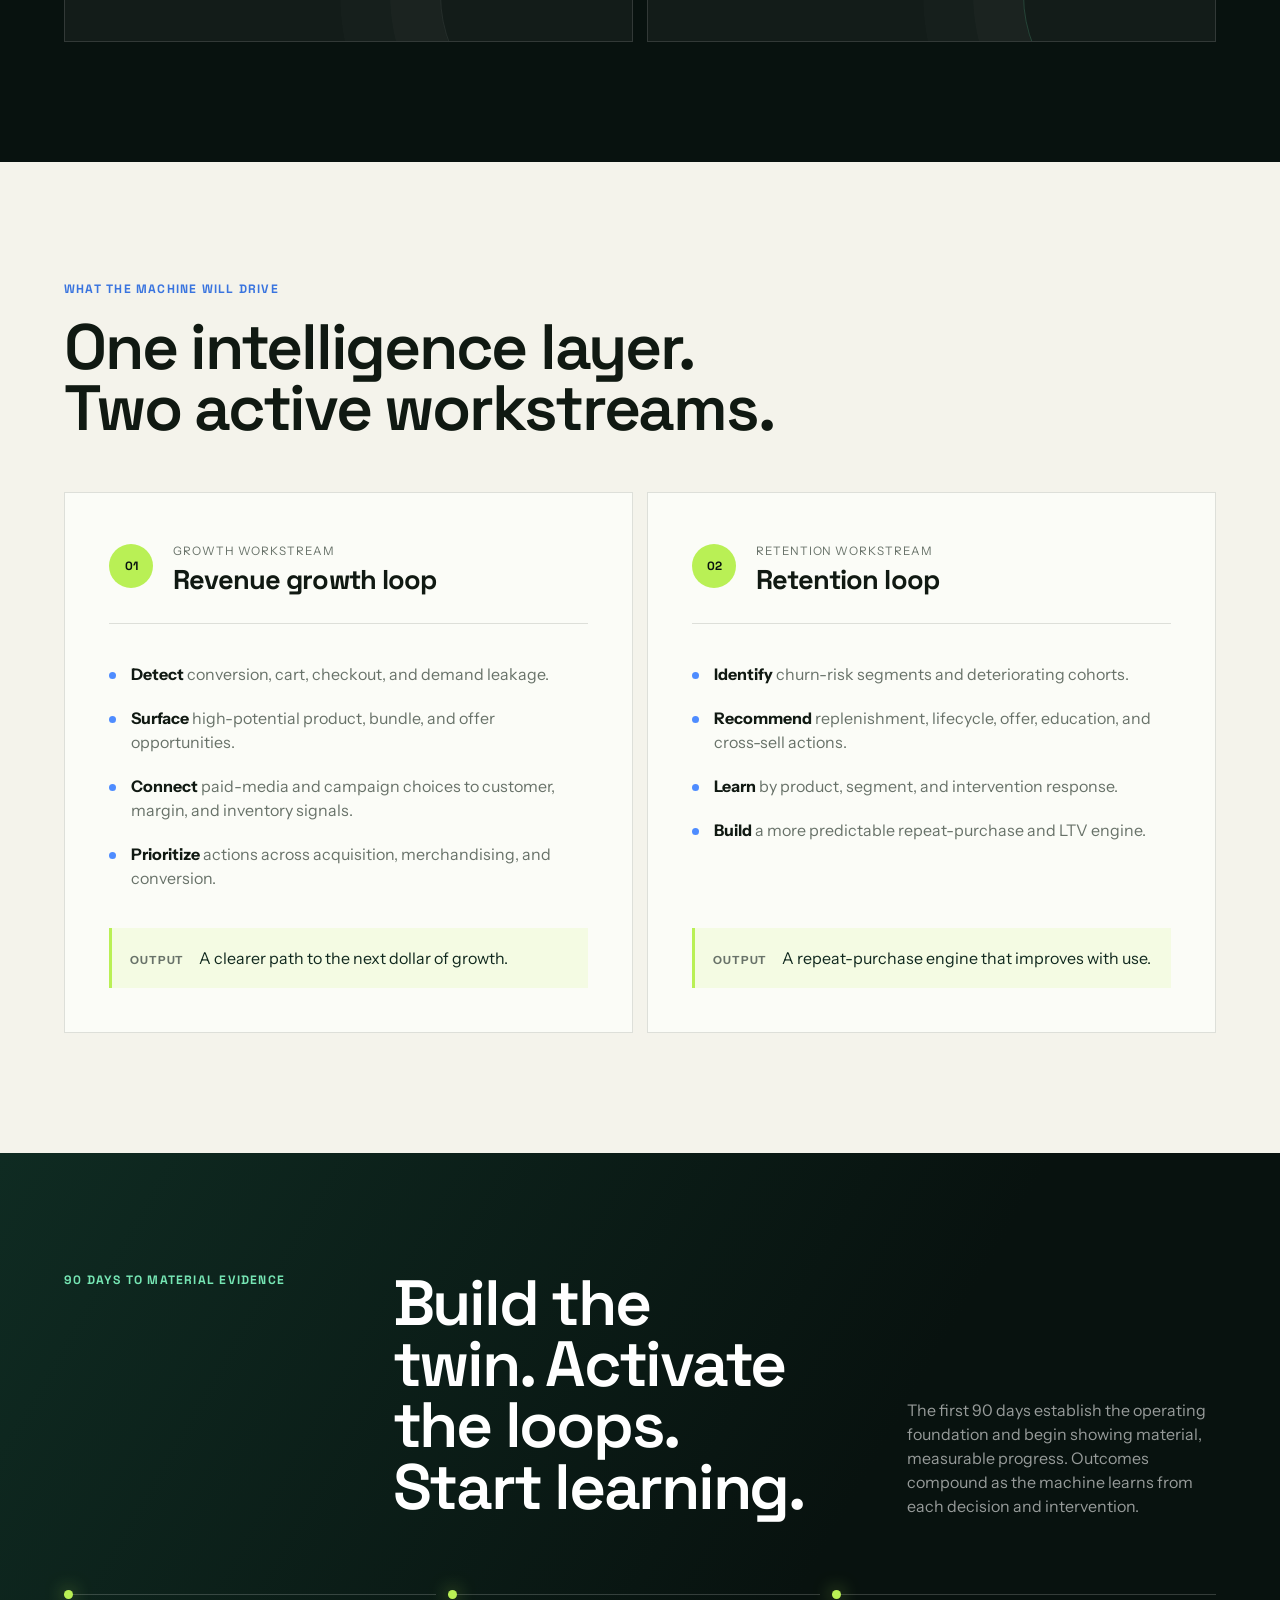
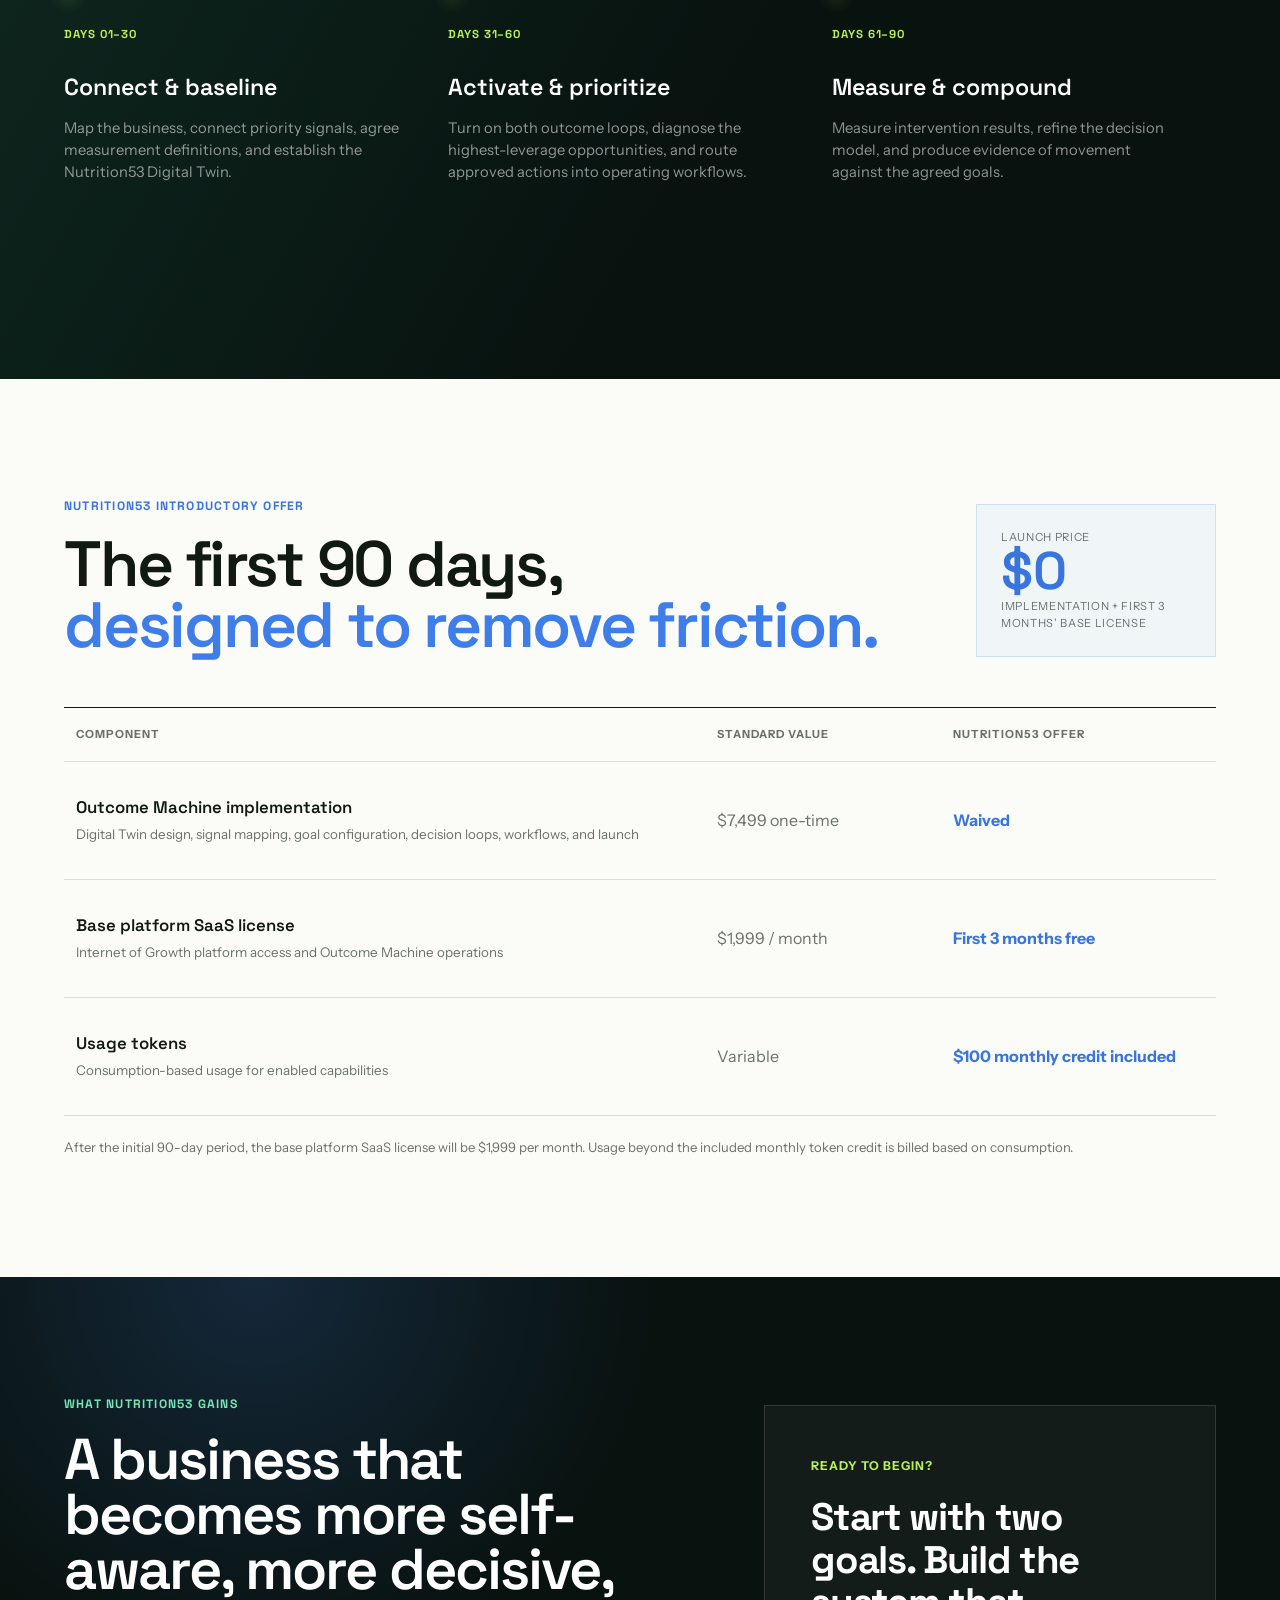
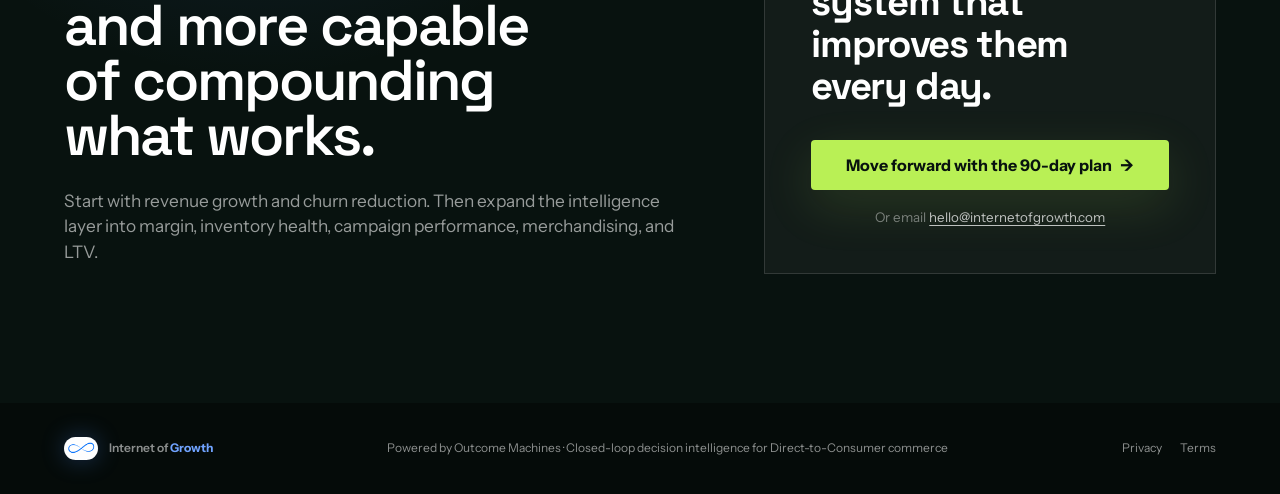
<file: nutrition53.html>
<!doctype html>
<html lang="en">
  <head>
    <meta charset="utf-8" />
    <meta name="viewport" content="width=device-width, initial-scale=1" />
    <meta name="robots" content="noindex, nofollow" />
    <meta name="theme-color" content="#08120f" />
    <meta
      name="description"
      content="A 90-day Internet of Growth implementation proposal for Nutrition53: one Outcome Machine focused on revenue growth and customer retention."
    />
    <title>Nutrition53 × Internet of Growth | 90-Day Outcome Machine</title>
    <link rel="preconnect" href="https://fonts.googleapis.com" />
    <link rel="preconnect" href="https://fonts.gstatic.com" crossorigin />
    <link
      href="https://fonts.googleapis.com/css2?family=Instrument+Sans:wdth,wght@90..100,400..760&family=Space+Grotesk:wght@400;500;600;700&display=swap"
      rel="stylesheet"
    />
    <link rel="icon" href="/assets/favicon.svg" type="image/svg+xml" />
    <link rel="stylesheet" href="nutrition53.css" />
  </head>
  <body>
    <div class="page-shell">
      <header class="proposal-nav" aria-label="Proposal navigation">
        <a class="brand" href="#top" aria-label="Internet of Growth proposal home">
          <span class="brand-mark" aria-hidden="true"></span>
          <span>Internet of <b>Growth</b></span>
        </a>
        <span class="proposal-label">Prepared for Nutrition53</span>
        <a class="nav-action" href="#offer">Review the offer <span aria-hidden="true">↓</span></a>
      </header>

      <main id="top">
        <section class="hero">
          <div class="hero-glow hero-glow-one" aria-hidden="true"></div>
          <div class="hero-glow hero-glow-two" aria-hidden="true"></div>
          <div class="hero-copy reveal">
            <p class="eyebrow"><span>90-day proposal</span> Internet of Growth × Nutrition53</p>
            <h1>One Outcome Machine.<br /><em>Two growth goals.</em></h1>
            <p class="hero-lede">
              Create a living Digital Twin of Nutrition53—and put revenue growth and customer retention into one continuous, measurable learning loop.
            </p>
            <div class="hero-actions">
              <a class="button button-primary" href="#plan">Explore the 90-day plan</a>
              <a class="button button-ghost" href="#offer">See the introductory offer</a>
            </div>
            <div class="hero-baseline" aria-label="Nutrition53 opportunity baseline">
              <div>
                <small>Current online-sales baseline</small>
                <strong>~$300K</strong>
                <span>per month</span>
              </div>
              <i aria-hidden="true"></i>
              <p>
                Nutrition53 has built a meaningful DTC nutrition business around the Lean1 portfolio. The next stage is a system that connects the business, understands what is happening, and learns which actions improve outcomes.
              </p>
            </div>
          </div>

          <div class="hero-machine reveal" aria-label="Nutrition53 Outcome Machine visualization">
            <div class="machine-frame">
              <div class="machine-head">
                <span><i></i> Outcome Machine / Live model</span>
                <small>90-day launch</small>
              </div>
              <div class="signal-column signal-column-left" aria-hidden="true">
                <span>Commerce</span><span>Acquisition</span><span>Customer</span><span>Inventory</span>
              </div>
              <div class="machine-core">
                <span class="core-orbit orbit-one"></span>
                <span class="core-orbit orbit-two"></span>
                <div>
                  <small>Living Digital Twin</small>
                  <strong>Nutrition53</strong>
                  <span>Observe · Decide · Learn</span>
                </div>
              </div>
              <div class="signal-column signal-column-right" aria-hidden="true">
                <span>Revenue</span><span>Retention</span><span>Actions</span><span>Learning</span>
              </div>
              <div class="machine-status">
                <span>Goal 01 <strong>+10% MoM</strong></span>
                <span>Goal 02 <strong>↓ Churn</strong></span>
              </div>
            </div>
          </div>
        </section>

        <section class="intro section-pad">
          <div class="intro-number reveal" aria-hidden="true">01</div>
          <div class="intro-copy reveal">
            <p class="eyebrow">The mandate</p>
            <h2>Not another dashboard.<br />A system that gets better at growth.</h2>
            <p>
              Internet of Growth will build one Outcome Machine for Nutrition53: a continuously updated model of the commerce business, connecting signals across the commerce platform, acquisition channels, retention stack, product portfolio, customer behavior, and operating constraints.
            </p>
          </div>
          <blockquote class="reveal">
            It does not merely report performance. It works against defined goals through a governed closed loop.
          </blockquote>
        </section>

        <section class="loop-section section-pad" aria-labelledby="loop-title">
          <div class="section-heading reveal">
            <p class="eyebrow">The Outcome Machine</p>
            <h2 id="loop-title">Five moves. One compounding loop.</h2>
          </div>
          <ol class="loop-track">
            <li class="reveal"><span>01</span><strong>Monitor</strong><p>Watch outcome and business signals continuously.</p></li>
            <li class="reveal"><span>02</span><strong>Explain</strong><p>Identify why the number moved and where leverage exists.</p></li>
            <li class="reveal"><span>03</span><strong>Recommend</strong><p>Rank the next actions by expected impact.</p></li>
            <li class="reveal"><span>04</span><strong>Execute</strong><p>Route approved actions through connected workflows.</p></li>
            <li class="reveal"><span>05</span><strong>Learn</strong><p>Measure results and improve the next decision.</p></li>
          </ol>
        </section>

        <section class="goals section-pad" aria-labelledby="goals-title">
          <div class="section-heading light reveal">
            <p class="eyebrow">First 90-day goals</p>
            <h2 id="goals-title">Two numbers organize the work.</h2>
            <p>Specific baselines, measurement definitions, and operating targets will be agreed during implementation, so progress stays transparent and attributable.</p>
          </div>
          <div class="goal-grid">
            <article class="goal-card revenue reveal">
              <div class="goal-top"><span>Goal 01</span><small>Revenue growth</small></div>
              <strong class="goal-number">+10%</strong>
              <h3>Month-on-month revenue growth</h3>
              <p>Starting from a ~$300K monthly online-sales baseline, create the conditions for ~$30K in incremental monthly revenue.</p>
              <ul>
                <li>Improve conversion and demand capture</li>
                <li>Find stronger product mix, offers, and bundles</li>
                <li>Coordinate campaign and segmentation decisions</li>
              </ul>
            </article>
            <article class="goal-card retention reveal">
              <div class="goal-top"><span>Goal 02</span><small>Customer retention</small></div>
              <strong class="goal-number">↓ Churn</strong>
              <h3>Continuous monthly churn reduction</h3>
              <p>Establish a consistent, measurable reduction in churn by finding risk earlier and coordinating the next best retention action.</p>
              <ul>
                <li>Identify deteriorating cohorts earlier</li>
                <li>Understand lifecycle and segment drivers</li>
                <li>Learn from every intervention response</li>
              </ul>
            </article>
          </div>
        </section>

        <section class="workstreams section-pad" aria-labelledby="workstreams-title">
          <div class="section-heading reveal">
            <p class="eyebrow">What the machine will drive</p>
            <h2 id="workstreams-title">One intelligence layer. Two active workstreams.</h2>
          </div>
          <div class="workstream-grid">
            <article class="reveal">
              <header><span>01</span><div><small>Growth workstream</small><h3>Revenue growth loop</h3></div></header>
              <ul>
                <li><b>Detect</b> conversion, cart, checkout, and demand leakage.</li>
                <li><b>Surface</b> high-potential product, bundle, and offer opportunities.</li>
                <li><b>Connect</b> paid-media and campaign choices to customer, margin, and inventory signals.</li>
                <li><b>Prioritize</b> actions across acquisition, merchandising, and conversion.</li>
              </ul>
              <div class="stream-outcome"><span>Output</span> A clearer path to the next dollar of growth.</div>
            </article>
            <article class="reveal">
              <header><span>02</span><div><small>Retention workstream</small><h3>Retention loop</h3></div></header>
              <ul>
                <li><b>Identify</b> churn-risk segments and deteriorating cohorts.</li>
                <li><b>Recommend</b> replenishment, lifecycle, offer, education, and cross-sell actions.</li>
                <li><b>Learn</b> by product, segment, and intervention response.</li>
                <li><b>Build</b> a more predictable repeat-purchase and LTV engine.</li>
              </ul>
              <div class="stream-outcome"><span>Output</span> A repeat-purchase engine that improves with use.</div>
            </article>
          </div>
        </section>

        <section class="plan section-pad" id="plan" aria-labelledby="plan-title">
          <div class="plan-heading reveal">
            <p class="eyebrow">90 days to material evidence</p>
            <h2 id="plan-title">Build the twin. Activate the loops. Start learning.</h2>
            <p>The first 90 days establish the operating foundation and begin showing material, measurable progress. Outcomes compound as the machine learns from each decision and intervention.</p>
          </div>
          <div class="timeline" aria-label="90-day implementation phases">
            <article class="reveal">
              <span>Days 01–30</span><strong>Connect & baseline</strong>
              <p>Map the business, connect priority signals, agree measurement definitions, and establish the Nutrition53 Digital Twin.</p>
              <i aria-hidden="true"></i>
            </article>
            <article class="reveal">
              <span>Days 31–60</span><strong>Activate & prioritize</strong>
              <p>Turn on both outcome loops, diagnose the highest-leverage opportunities, and route approved actions into operating workflows.</p>
              <i aria-hidden="true"></i>
            </article>
            <article class="reveal">
              <span>Days 61–90</span><strong>Measure & compound</strong>
              <p>Measure intervention results, refine the decision model, and produce evidence of movement against the agreed goals.</p>
              <i aria-hidden="true"></i>
            </article>
          </div>
        </section>

        <section class="offer section-pad" id="offer" aria-labelledby="offer-title">
          <div class="offer-heading reveal">
            <div>
              <p class="eyebrow">Nutrition53 introductory offer</p>
              <h2 id="offer-title">The first 90 days,<br /><em>designed to remove friction.</em></h2>
            </div>
            <div class="offer-badge"><span>Launch price</span><strong>$0</strong><small>implementation + first 3 months’ base license</small></div>
          </div>
          <div class="offer-table reveal" role="table" aria-label="Nutrition53 introductory offer">
            <div class="offer-row offer-table-head" role="row">
              <span role="columnheader">Component</span><span role="columnheader">Standard value</span><span role="columnheader">Nutrition53 offer</span>
            </div>
            <div class="offer-row" role="row">
              <div role="cell"><strong>Outcome Machine implementation</strong><small>Digital Twin design, signal mapping, goal configuration, decision loops, workflows, and launch</small></div>
              <span role="cell">$7,499 one-time</span><b role="cell">Waived</b>
            </div>
            <div class="offer-row" role="row">
              <div role="cell"><strong>Base platform SaaS license</strong><small>Internet of Growth platform access and Outcome Machine operations</small></div>
              <span role="cell">$1,999 / month</span><b role="cell">First 3 months free</b>
            </div>
            <div class="offer-row" role="row">
              <div role="cell"><strong>Usage tokens</strong><small>Consumption-based usage for enabled capabilities</small></div>
              <span role="cell">Variable</span><b role="cell">$100 monthly credit included</b>
            </div>
          </div>
          <p class="offer-note reveal">After the initial 90-day period, the base platform SaaS license will be $1,999 per month. Usage beyond the included monthly token credit is billed based on consumption.</p>
        </section>

        <section class="close section-pad">
          <div class="close-copy reveal">
            <p class="eyebrow">What Nutrition53 gains</p>
            <h2>A business that becomes more self-aware, more decisive, and more capable of compounding what works.</h2>
            <p>Start with revenue growth and churn reduction. Then expand the intelligence layer into margin, inventory health, campaign performance, merchandising, and LTV.</p>
          </div>
          <div class="close-action reveal">
            <span>Ready to begin?</span>
            <h3>Start with two goals. Build the system that improves them every day.</h3>
            <a class="button button-primary" href="https://tally.so/r/NpyAWB">Move forward with the 90-day plan <span aria-hidden="true">→</span></a>
            <small>Or email <a href="mailto:hello@internetofgrowth.com">hello@internetofgrowth.com</a></small>
          </div>
        </section>
      </main>

      <footer>
        <a class="brand" href="#top"><span class="brand-mark" aria-hidden="true"></span><span>Internet of <b>Growth</b></span></a>
        <p>Powered by Outcome Machines · Closed-loop decision intelligence for Direct-to-Consumer commerce</p>
        <nav aria-label="Legal links"><a href="/privacy-policy.html">Privacy</a><a href="/terms-of-use.html">Terms</a></nav>
      </footer>
    </div>
    <script src="nutrition53.js"></script>
  </body>
</html>
</file>
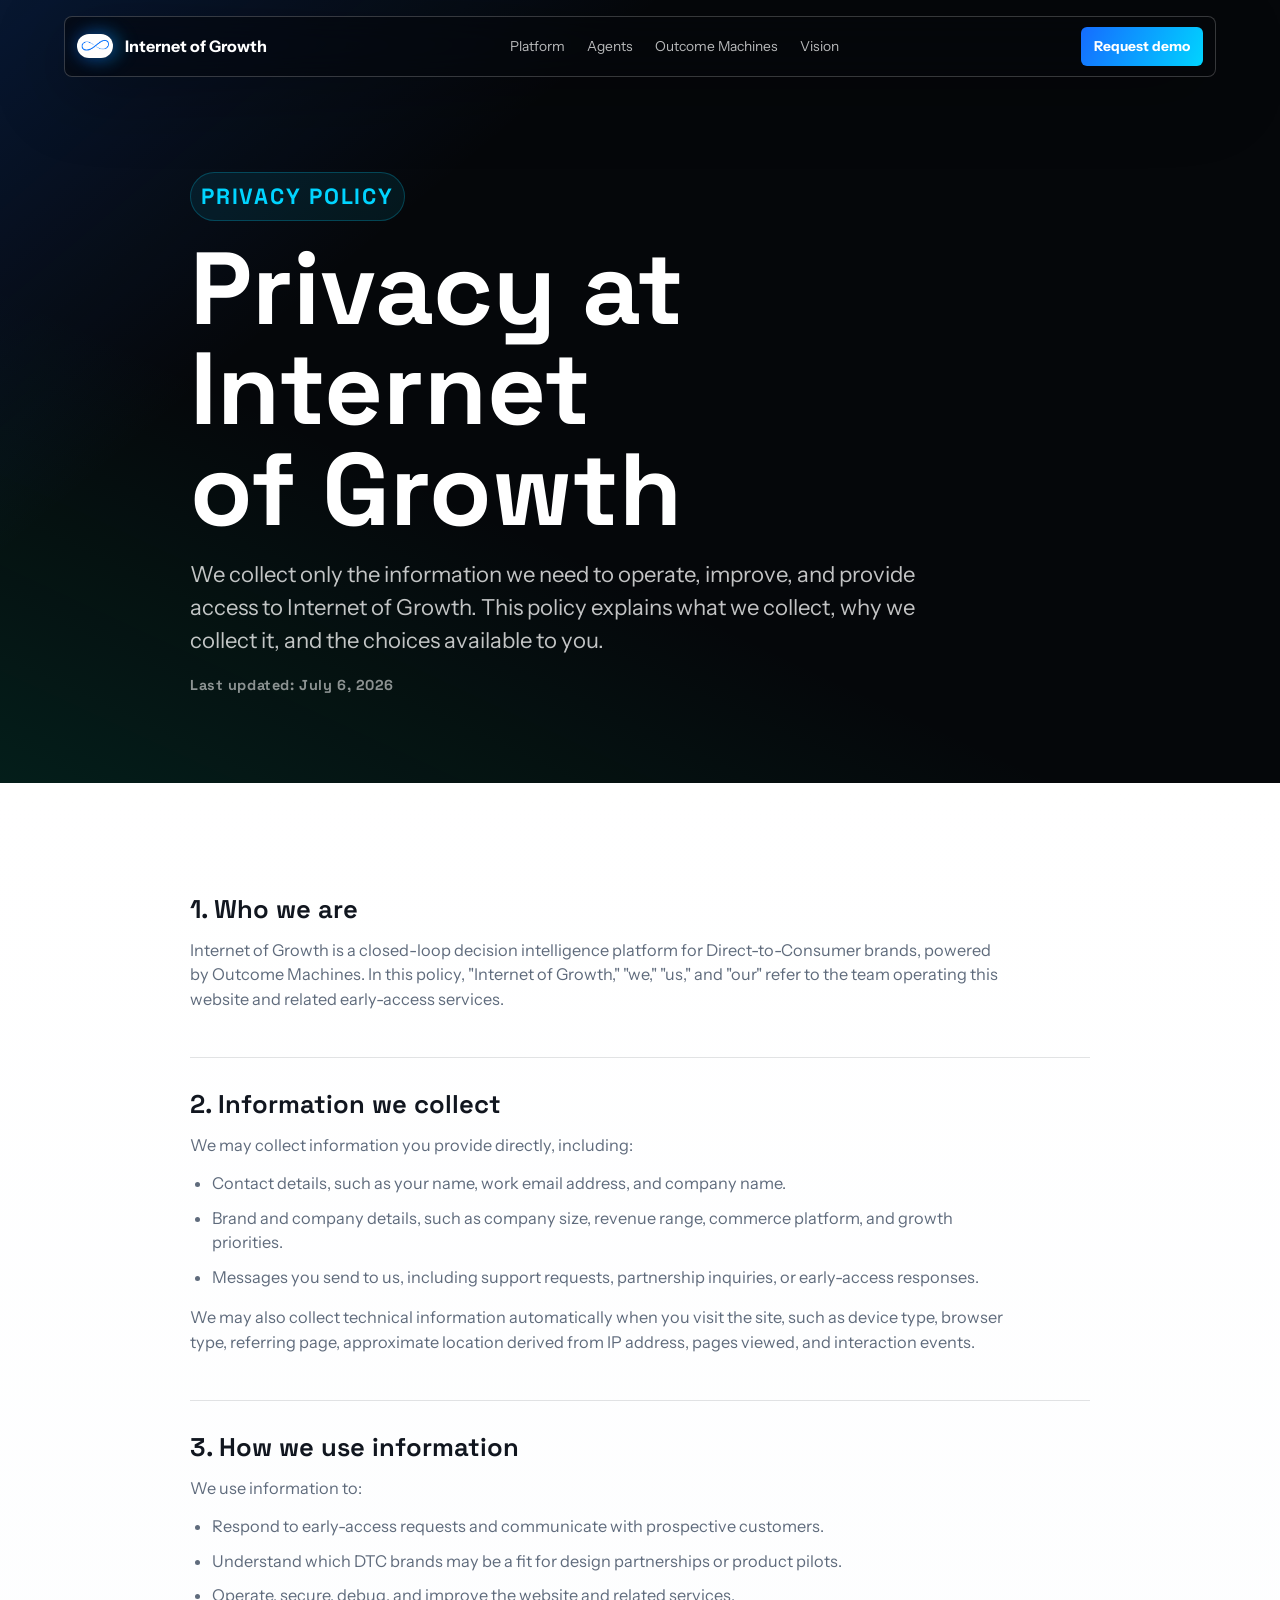
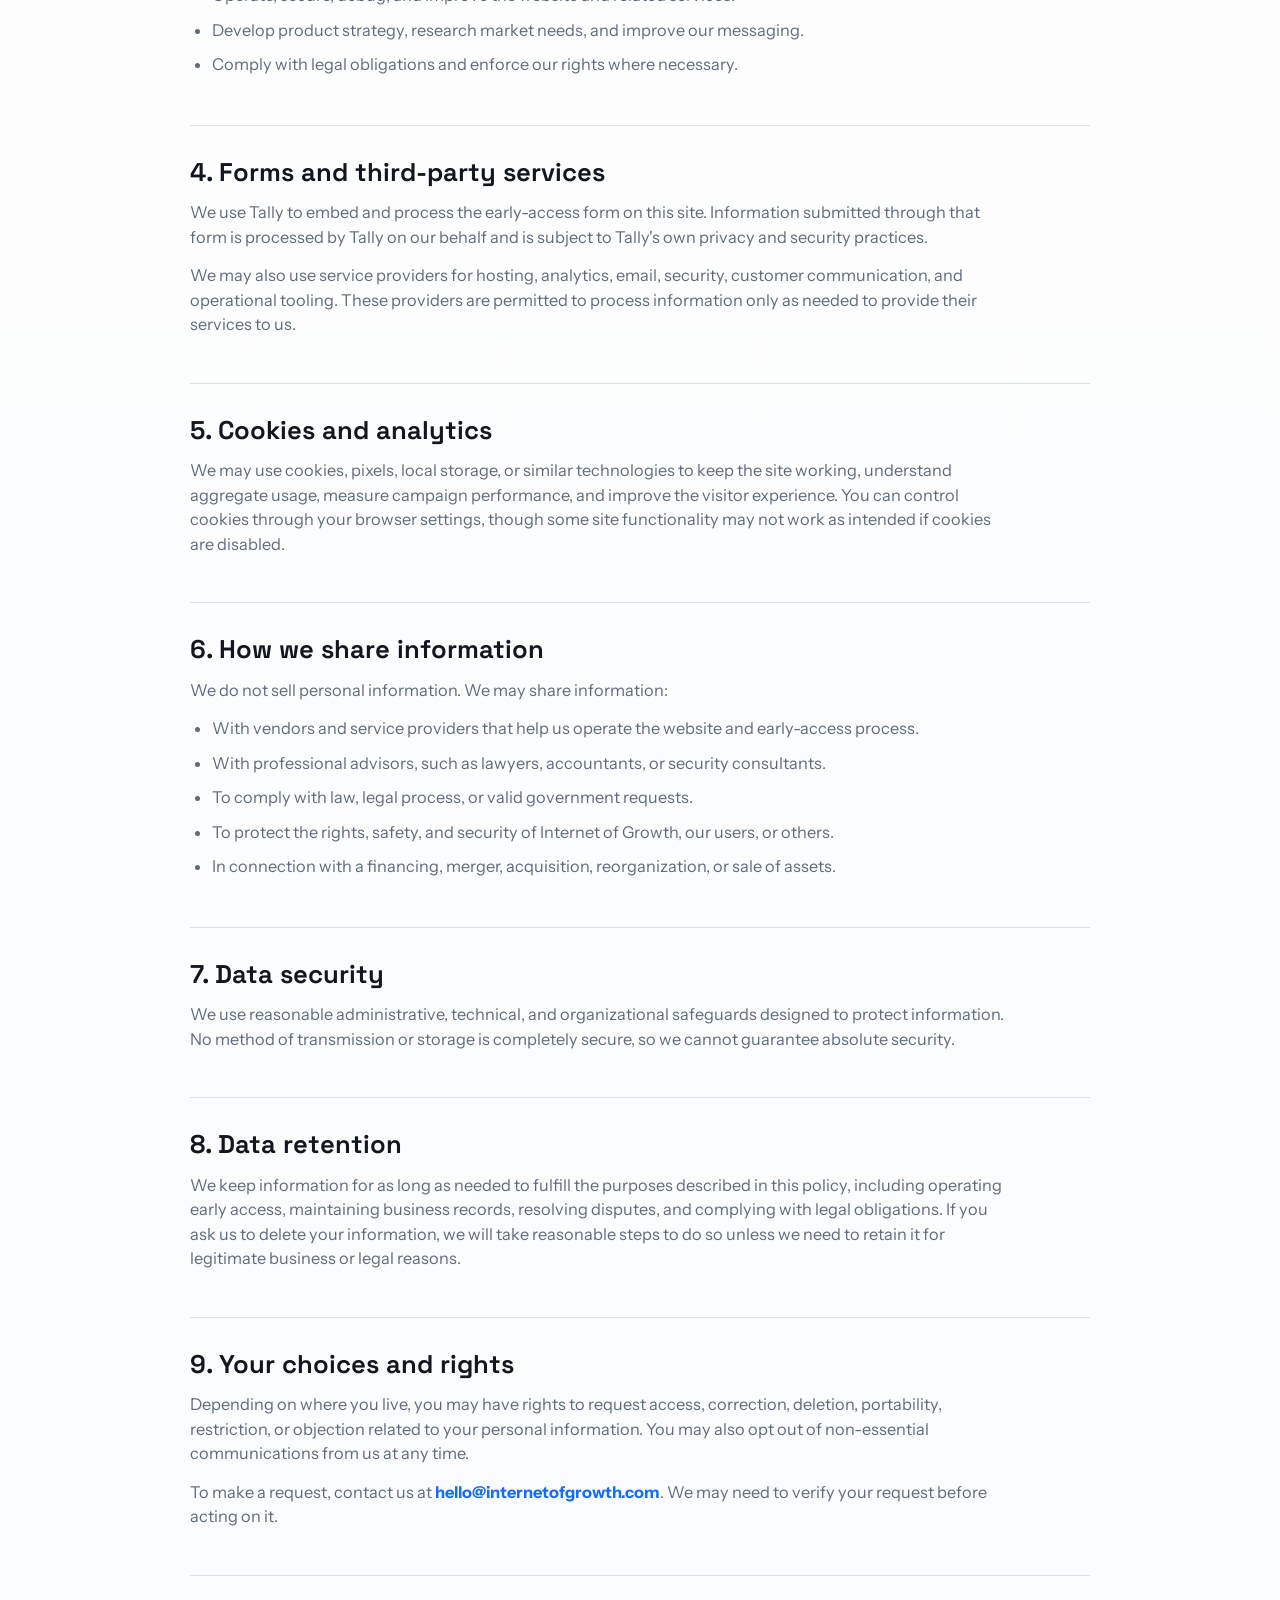
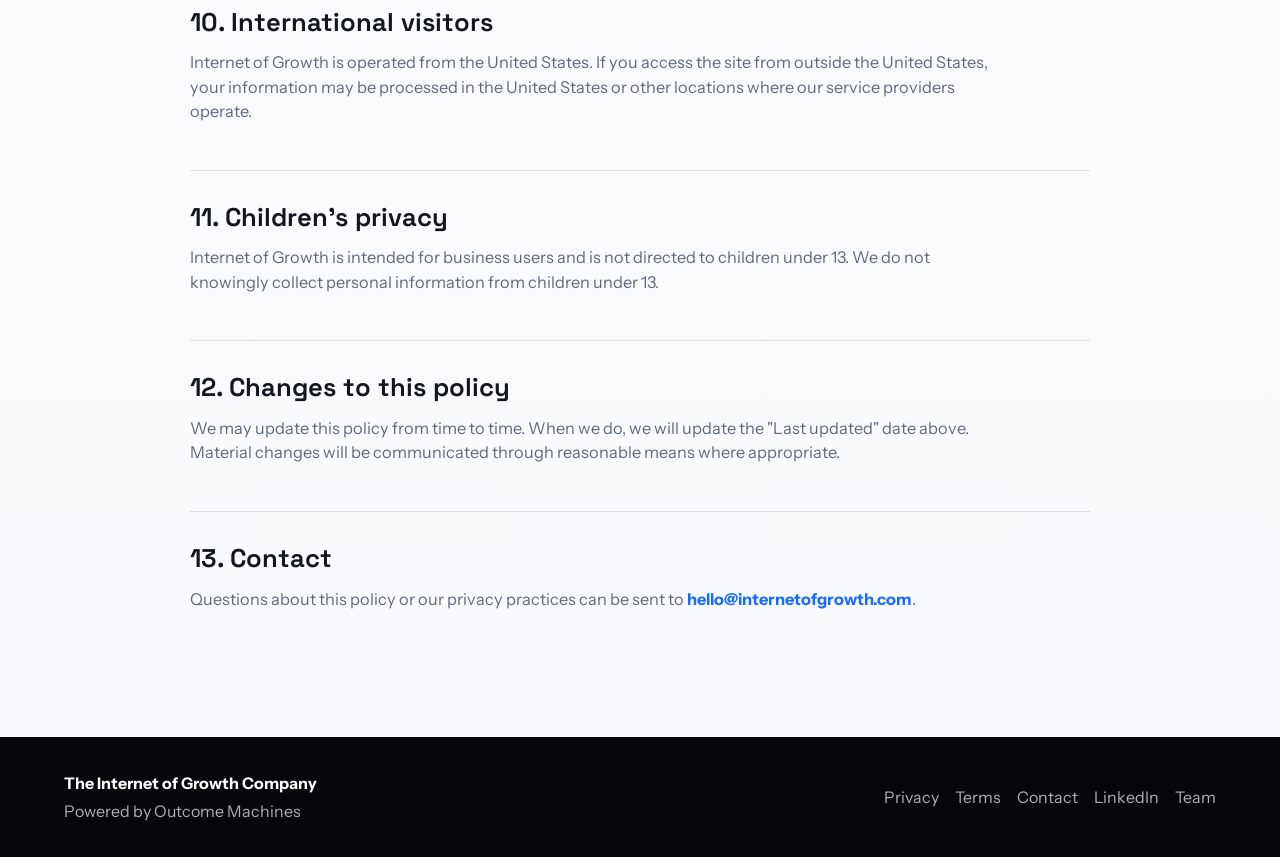
<file: privacy-policy.html>
<!doctype html>
<html lang="en">
  <head>
    <meta charset="utf-8" />
    <meta name="viewport" content="width=device-width, initial-scale=1" />
    <meta
      name="description"
      content="Privacy policy for Internet of Growth, closed-loop decision intelligence for Direct-to-Consumer brands."
    />
    <title>Privacy Policy | Internet of Growth</title>
    <link rel="canonical" href="https://internetofgrowth.com/privacy-policy.html" />
    <meta name="theme-color" content="#05070a" />
    <meta property="og:site_name" content="Internet of Growth" />
    <meta property="og:type" content="website" />
    <meta property="og:url" content="https://internetofgrowth.com/privacy-policy.html" />
    <meta property="og:title" content="Privacy Policy | Internet of Growth" />
    <meta property="og:description" content="How Internet of Growth collects, uses, and protects information." />
    <meta property="og:image" content="https://internetofgrowth.com/assets/og-image.png" />
    <meta property="og:image:width" content="1200" />
    <meta property="og:image:height" content="630" />
    <meta name="twitter:card" content="summary_large_image" />
    <link rel="preconnect" href="https://fonts.googleapis.com" />
    <link rel="preconnect" href="https://fonts.gstatic.com" crossorigin />
    <link
      href="https://fonts.googleapis.com/css2?family=Instrument+Sans:wdth,wght@90..100,400..760&family=Space+Grotesk:wght@400;500;600;700&display=swap"
      rel="stylesheet"
    />
    <link rel="icon" href="/assets/favicon.svg" type="image/svg+xml" />
    <link rel="stylesheet" href="styles.css" />
  </head>
  <body>
    <div class="site-shell">
      <header class="nav" aria-label="Primary navigation">
        <a class="brand" href="/" aria-label="Internet of Growth home">
          <span class="brand-mark" aria-hidden="true"></span>
          <span>Internet of Growth</span>
        </a>
        <nav class="nav-links" aria-label="Site sections">
          <a href="/#platform">Platform</a>
          <a href="/#agents">Agents</a>
          <a href="/#outcome-machines">Outcome Machines</a>
          <a href="/#vision">Vision</a>
        </nav>
        <a class="nav-cta" href="/#early-access">Request demo</a>
      </header>

      <main>
        <section class="policy-hero section-dark" aria-labelledby="policy-title">
          <p class="eyebrow">Privacy policy</p>
          <h1 id="policy-title">Privacy at Internet of Growth</h1>
          <p>
            We collect only the information we need to operate, improve, and provide access to Internet of Growth.
            This policy explains what we collect, why we collect it, and the choices available to you.
          </p>
          <span>Last updated: July 6, 2026</span>
        </section>

        <section class="policy-body section-white" aria-label="Privacy policy details">
          <article>
            <h2>1. Who we are</h2>
            <p>
              Internet of Growth is a closed-loop decision intelligence platform for Direct-to-Consumer brands,
              powered by Outcome Machines. In this policy, "Internet of Growth," "we," "us," and "our" refer to
              the team operating this website and related early-access services.
            </p>
          </article>

          <article>
            <h2>2. Information we collect</h2>
            <p>We may collect information you provide directly, including:</p>
            <ul>
              <li>Contact details, such as your name, work email address, and company name.</li>
              <li>Brand and company details, such as company size, revenue range, commerce platform, and growth priorities.</li>
              <li>Messages you send to us, including support requests, partnership inquiries, or early-access responses.</li>
            </ul>
            <p>
              We may also collect technical information automatically when you visit the site, such as device type,
              browser type, referring page, approximate location derived from IP address, pages viewed, and interaction events.
            </p>
          </article>

          <article>
            <h2>3. How we use information</h2>
            <p>We use information to:</p>
            <ul>
              <li>Respond to early-access requests and communicate with prospective customers.</li>
              <li>Understand which DTC brands may be a fit for design partnerships or product pilots.</li>
              <li>Operate, secure, debug, and improve the website and related services.</li>
              <li>Develop product strategy, research market needs, and improve our messaging.</li>
              <li>Comply with legal obligations and enforce our rights where necessary.</li>
            </ul>
          </article>

          <article>
            <h2>4. Forms and third-party services</h2>
            <p>
              We use Tally to embed and process the early-access form on this site. Information submitted through
              that form is processed by Tally on our behalf and is subject to Tally's own privacy and security practices.
            </p>
            <p>
              We may also use service providers for hosting, analytics, email, security, customer communication,
              and operational tooling. These providers are permitted to process information only as needed to provide
              their services to us.
            </p>
          </article>

          <article>
            <h2>5. Cookies and analytics</h2>
            <p>
              We may use cookies, pixels, local storage, or similar technologies to keep the site working, understand
              aggregate usage, measure campaign performance, and improve the visitor experience. You can control cookies
              through your browser settings, though some site functionality may not work as intended if cookies are disabled.
            </p>
          </article>

          <article>
            <h2>6. How we share information</h2>
            <p>We do not sell personal information. We may share information:</p>
            <ul>
              <li>With vendors and service providers that help us operate the website and early-access process.</li>
              <li>With professional advisors, such as lawyers, accountants, or security consultants.</li>
              <li>To comply with law, legal process, or valid government requests.</li>
              <li>To protect the rights, safety, and security of Internet of Growth, our users, or others.</li>
              <li>In connection with a financing, merger, acquisition, reorganization, or sale of assets.</li>
            </ul>
          </article>

          <article>
            <h2>7. Data security</h2>
            <p>
              We use reasonable administrative, technical, and organizational safeguards designed to protect information.
              No method of transmission or storage is completely secure, so we cannot guarantee absolute security.
            </p>
          </article>

          <article>
            <h2>8. Data retention</h2>
            <p>
              We keep information for as long as needed to fulfill the purposes described in this policy, including
              operating early access, maintaining business records, resolving disputes, and complying with legal obligations.
              If you ask us to delete your information, we will take reasonable steps to do so unless we need to retain it
              for legitimate business or legal reasons.
            </p>
          </article>

          <article>
            <h2>9. Your choices and rights</h2>
            <p>
              Depending on where you live, you may have rights to request access, correction, deletion, portability,
              restriction, or objection related to your personal information. You may also opt out of non-essential
              communications from us at any time.
            </p>
            <p>
              To make a request, contact us at <a href="mailto:hello@internetofgrowth.com">hello@internetofgrowth.com</a>.
              We may need to verify your request before acting on it.
            </p>
          </article>

          <article>
            <h2>10. International visitors</h2>
            <p>
              Internet of Growth is operated from the United States. If you access the site from outside the United States,
              your information may be processed in the United States or other locations where our service providers operate.
            </p>
          </article>

          <article>
            <h2>11. Children's privacy</h2>
            <p>
              Internet of Growth is intended for business users and is not directed to children under 13. We do not knowingly
              collect personal information from children under 13.
            </p>
          </article>

          <article>
            <h2>12. Changes to this policy</h2>
            <p>
              We may update this policy from time to time. When we do, we will update the "Last updated" date above.
              Material changes will be communicated through reasonable means where appropriate.
            </p>
          </article>

          <article>
            <h2>13. Contact</h2>
            <p>
              Questions about this policy or our privacy practices can be sent to
              <a href="mailto:hello@internetofgrowth.com">hello@internetofgrowth.com</a>.
            </p>
          </article>
        </section>
      </main>

      <footer class="footer">
        <div>
          <strong>The Internet of Growth Company</strong>
          <a href="https://OutcomeMachines.com" target="_blank" rel="noopener noreferrer">Powered by Outcome Machines</a>
        </div>
        <nav aria-label="Footer navigation">
          <a href="/privacy-policy.html">Privacy</a>
          <a href="/terms-of-use.html">Terms</a>
          <a href="mailto:hello@internetofgrowth.com">Contact</a>
          <a href="https://www.linkedin.com/company/internet-of-growth" target="_blank" rel="noopener noreferrer">LinkedIn</a>
          <a href="/team.html">Team</a>
        </nav>
      </footer>
    </div>
  </body>
</html>
</file>
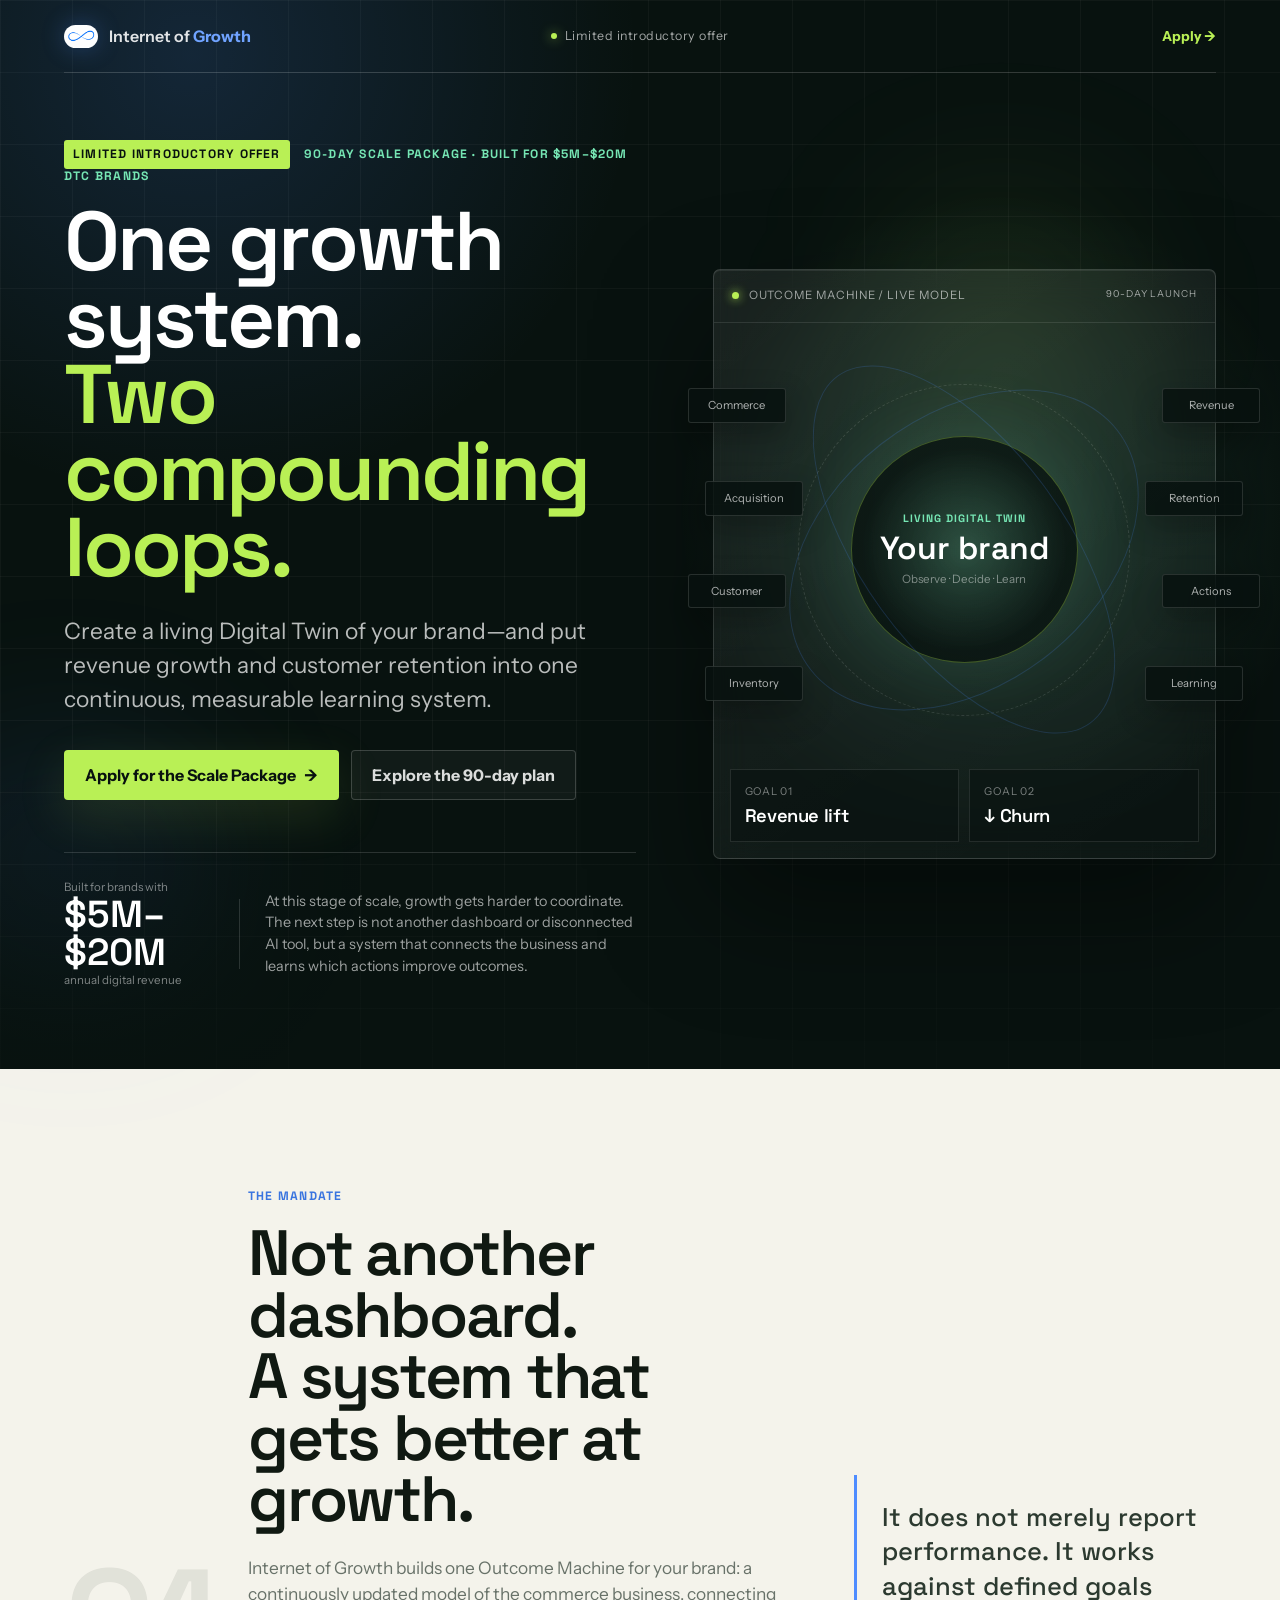
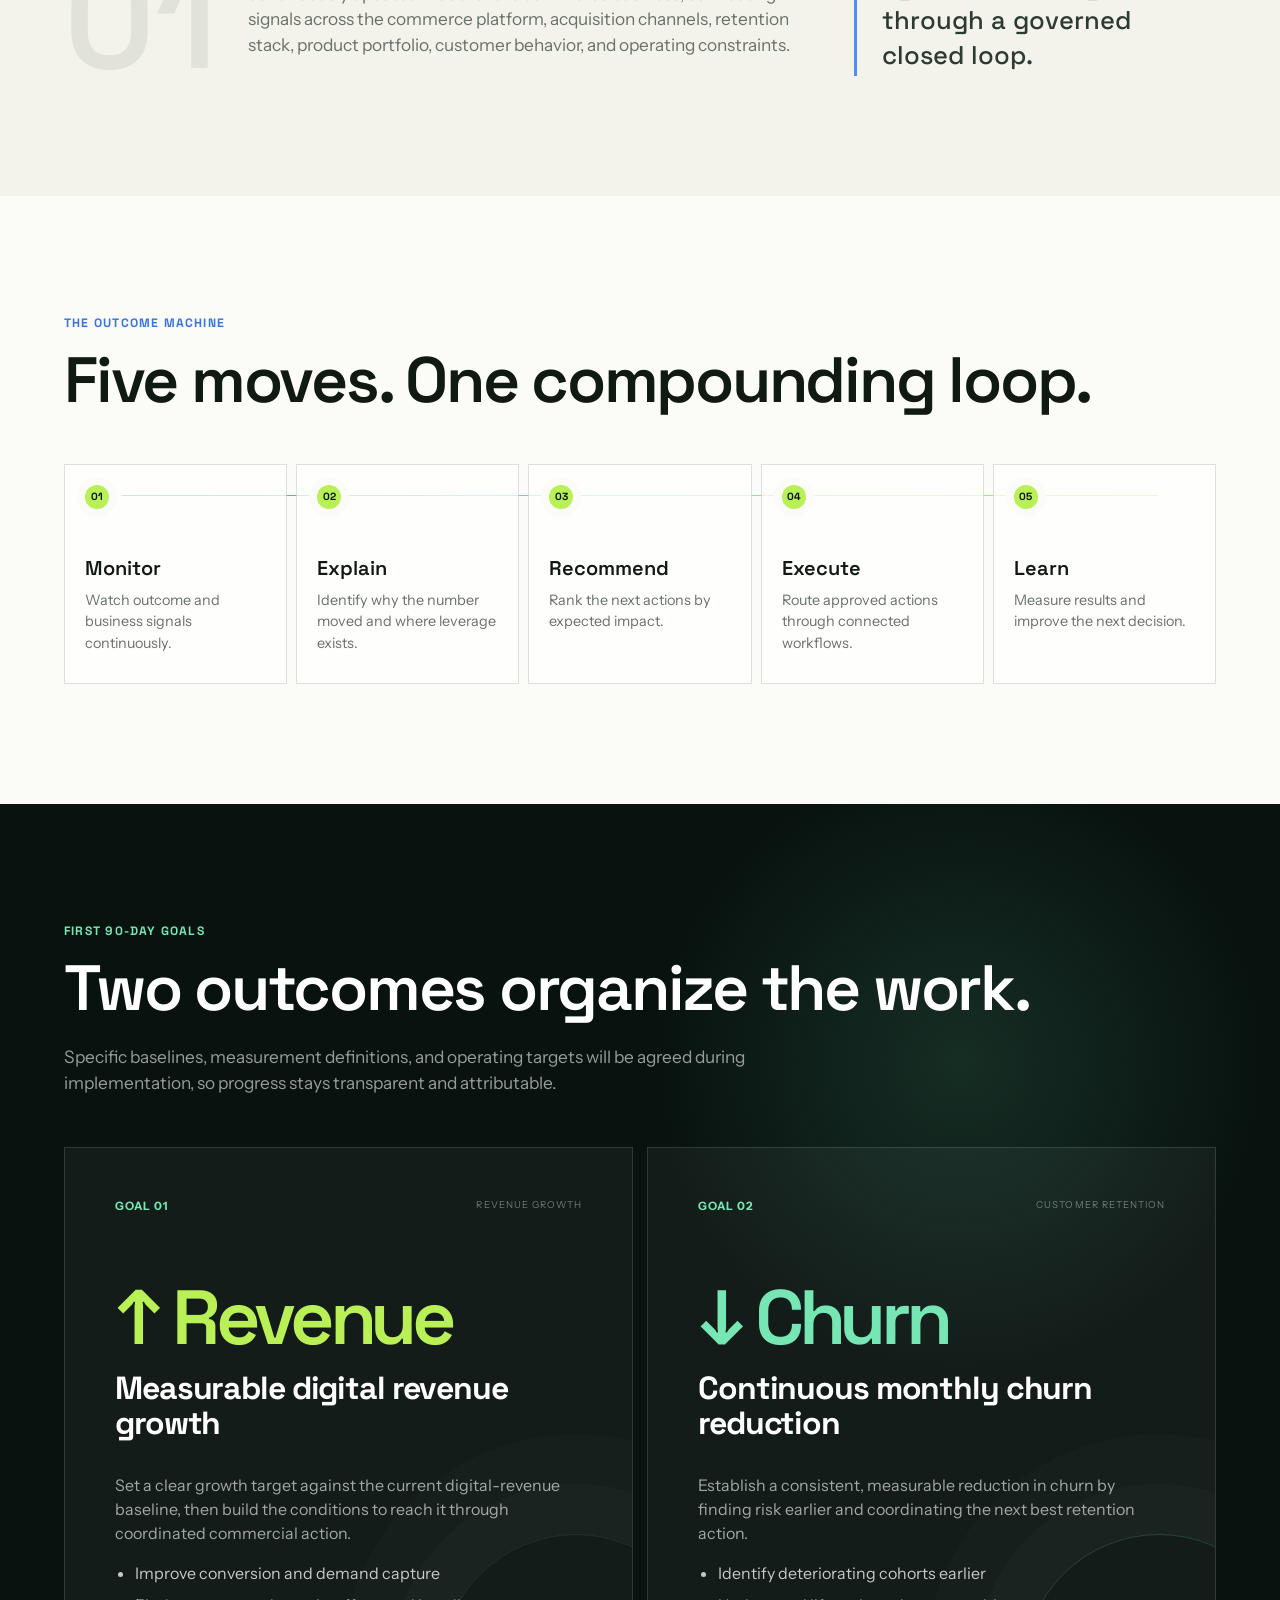
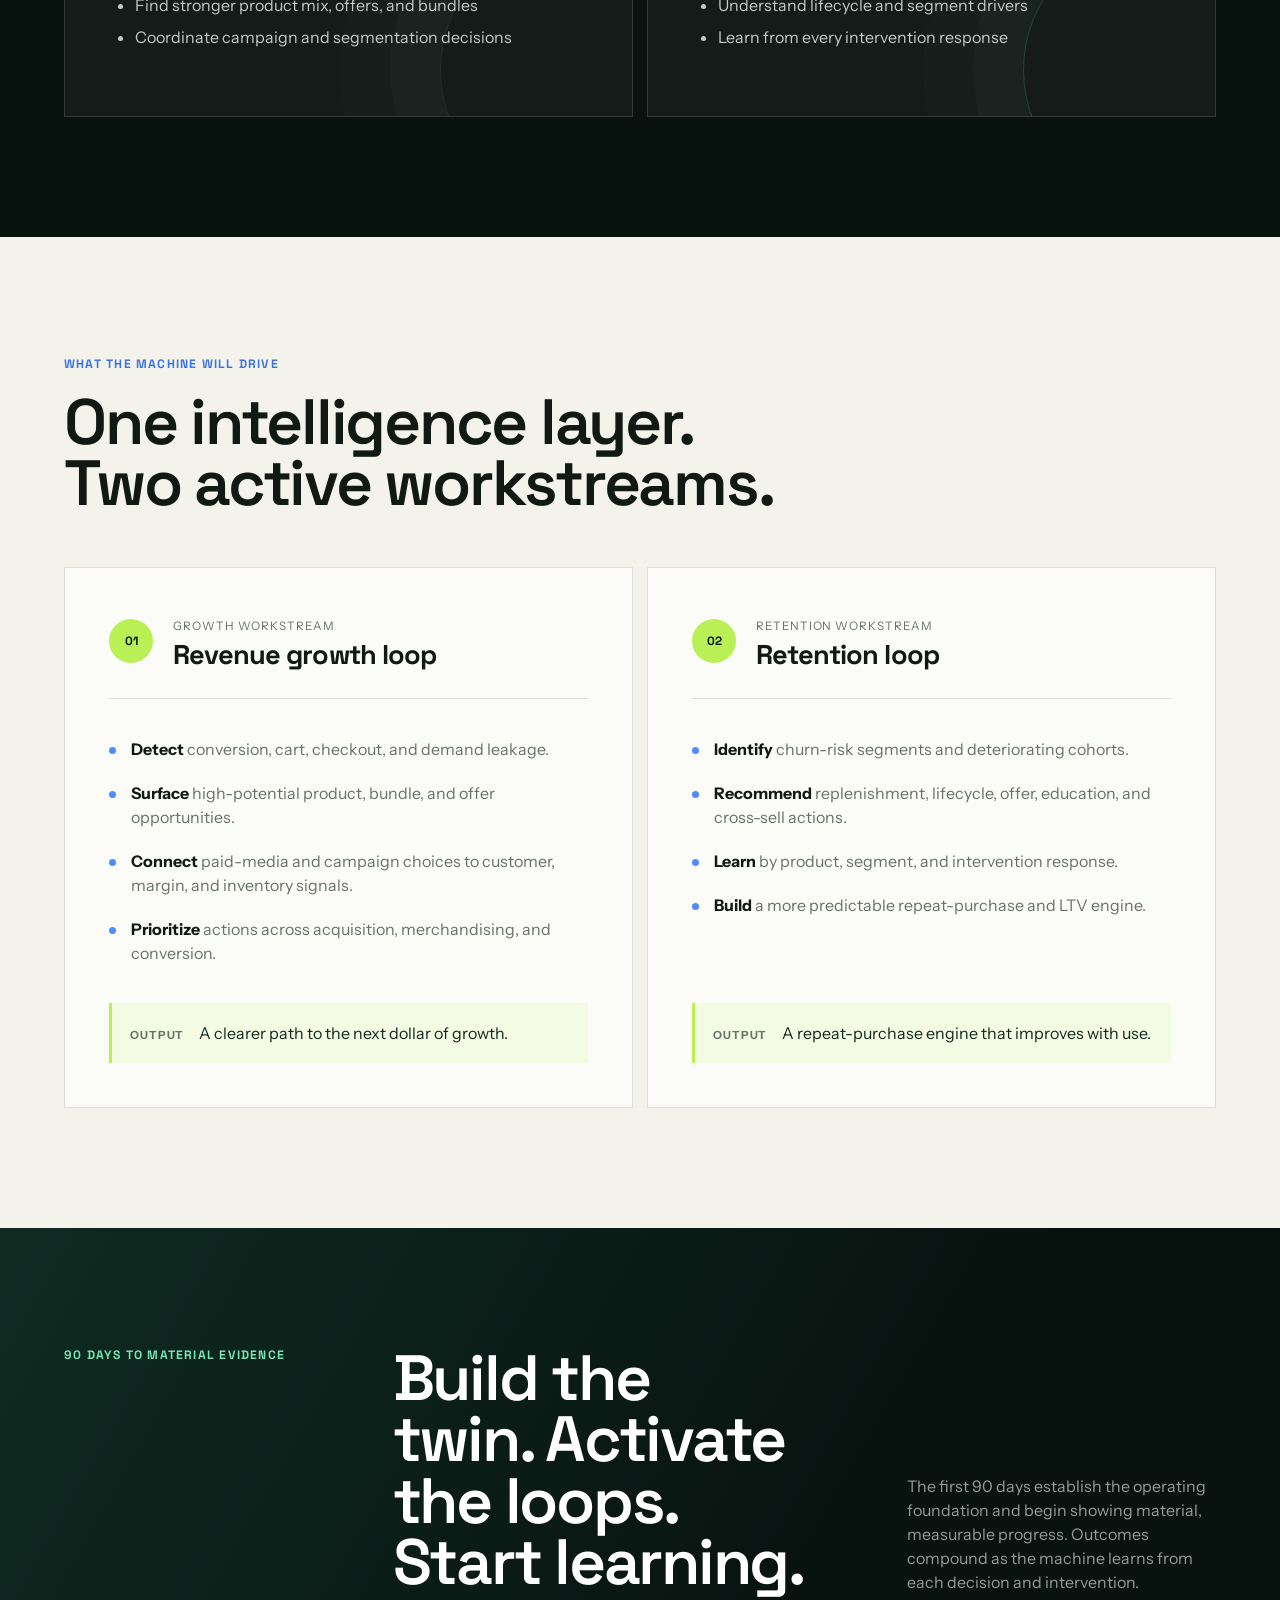
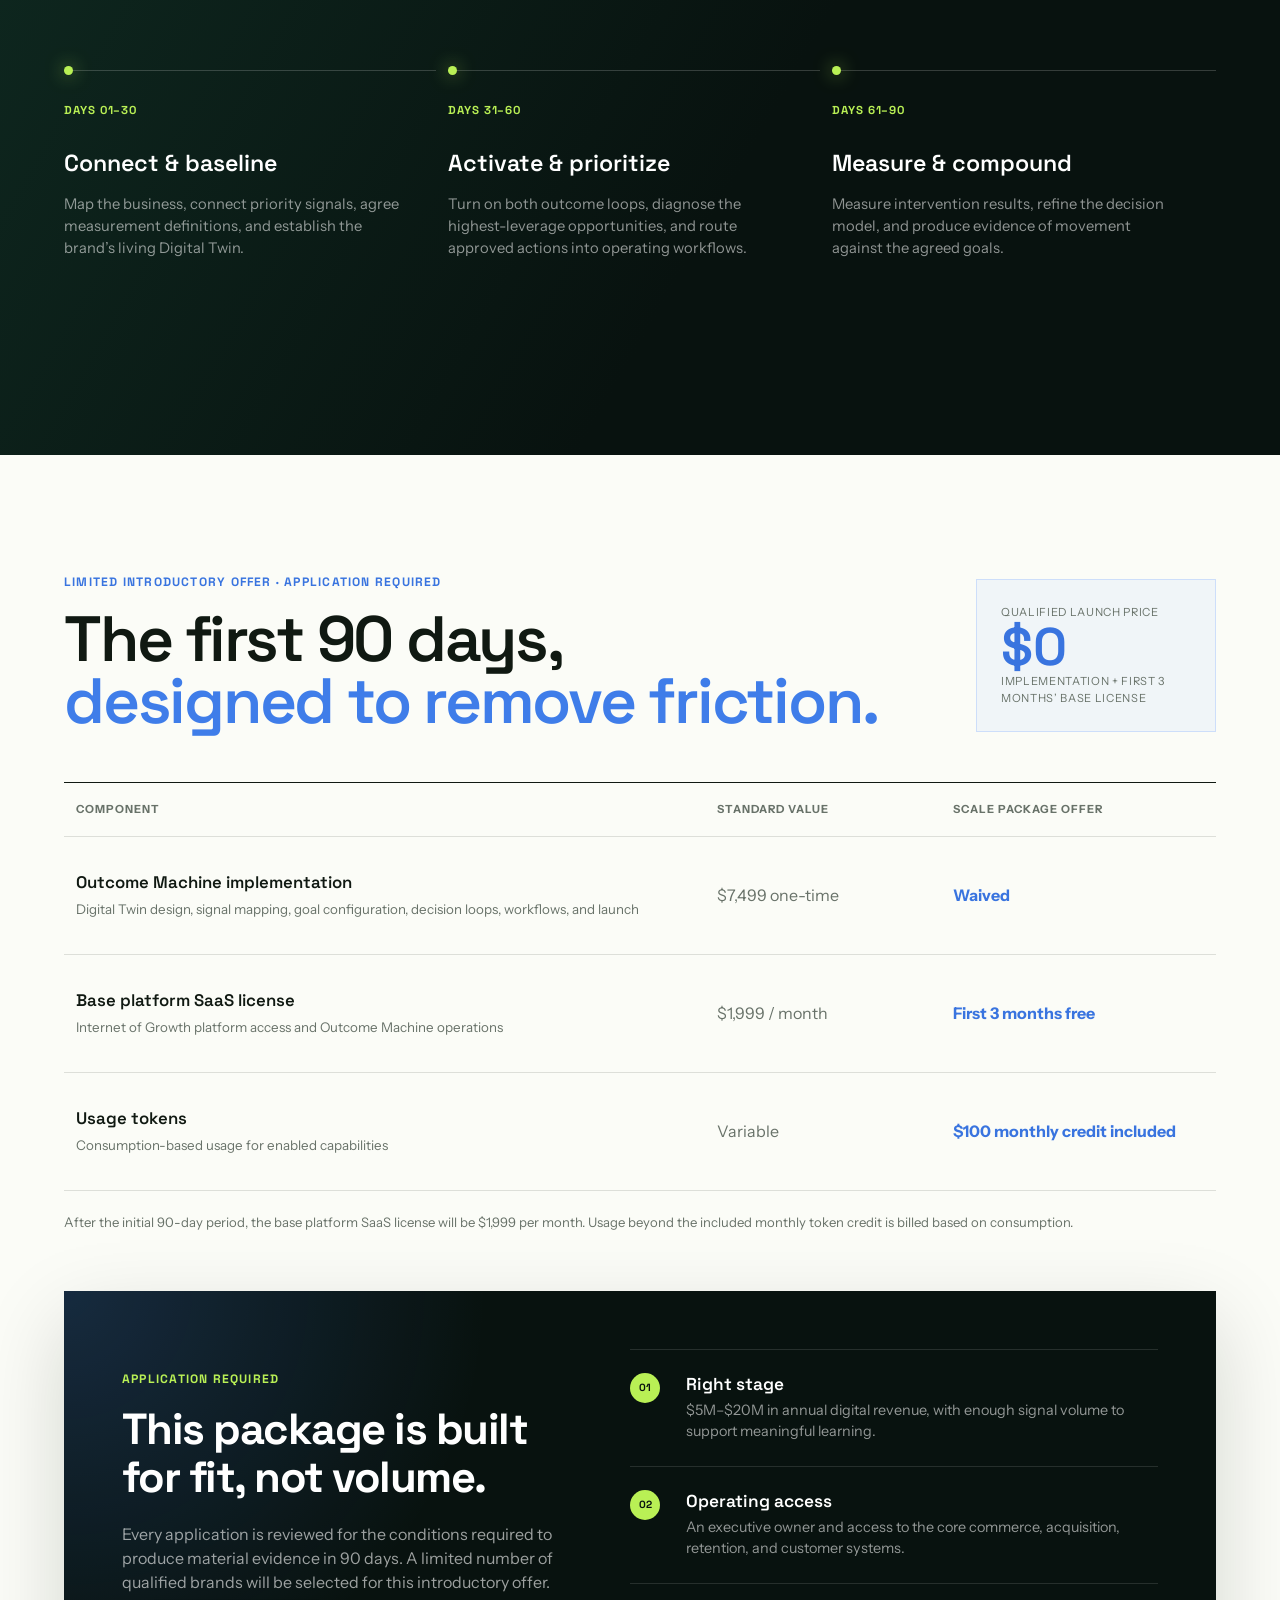
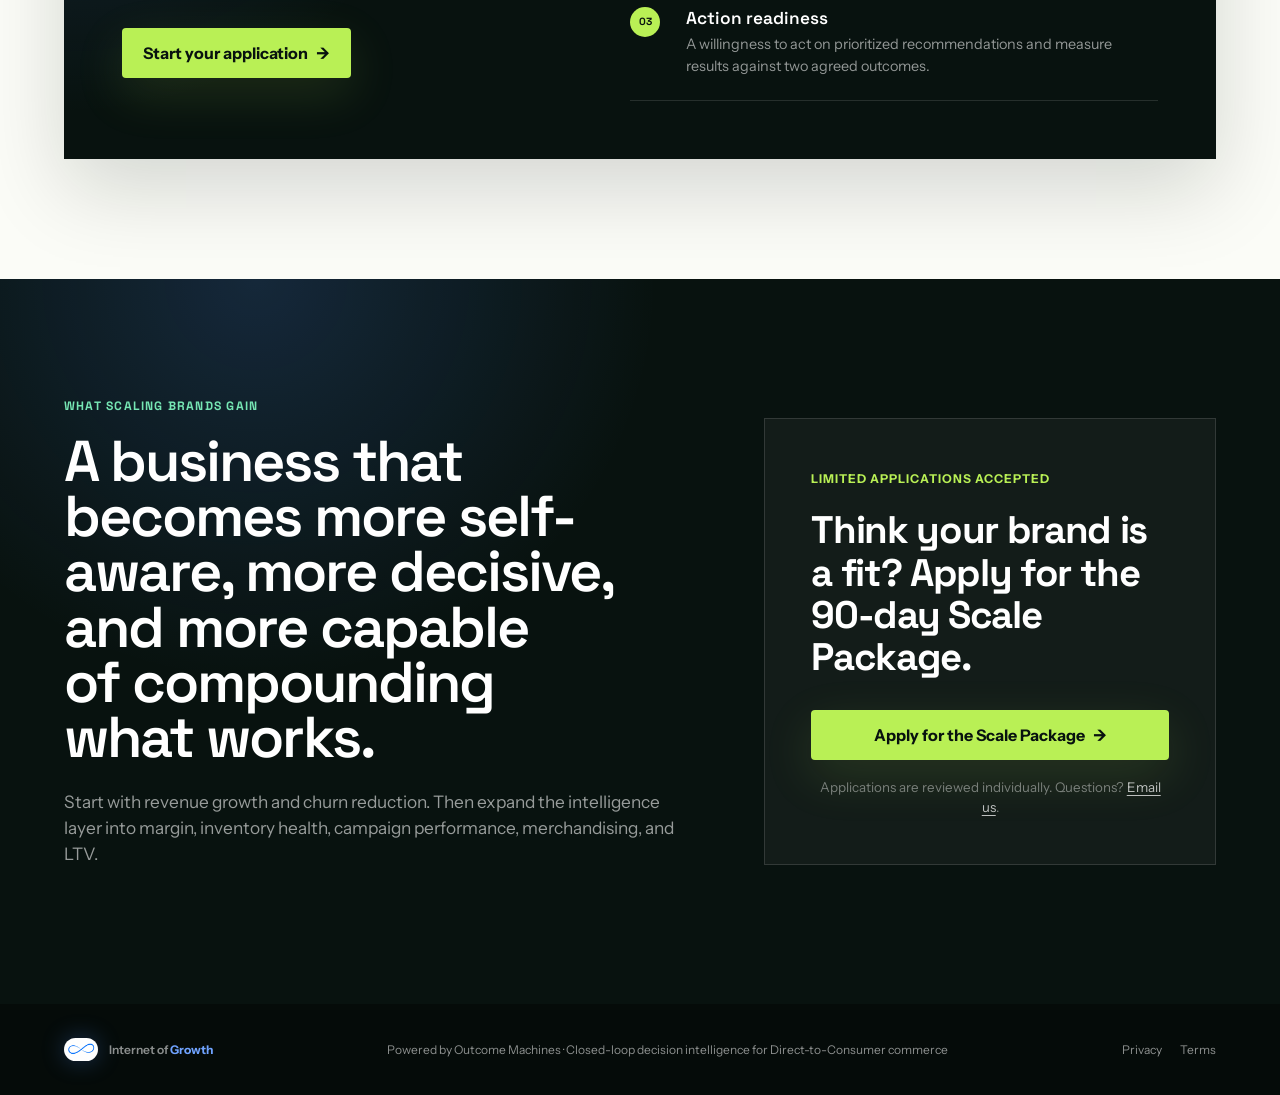
<file: scale.html>
<!doctype html>
<html lang="en">
  <head>
    <meta charset="utf-8" />
    <meta name="viewport" content="width=device-width, initial-scale=1" />
    <meta name="robots" content="noindex, nofollow" />
    <meta name="theme-color" content="#08120f" />
    <meta
      name="description"
      content="Apply for the selective 90-day Scale Package for DTC brands scaling from $5M to $20M in annual digital revenue, focused on revenue growth and customer retention."
    />
    <title>The Scale Package | Internet of Growth</title>
    <link rel="canonical" href="https://internetofgrowth.com/scale.html" />
    <meta property="og:site_name" content="Internet of Growth" />
    <meta property="og:type" content="website" />
    <meta property="og:url" content="https://internetofgrowth.com/scale.html" />
    <meta property="og:title" content="The Scale Package | Internet of Growth" />
    <meta
      property="og:description"
      content="Apply for the selective 90-day Scale Package for DTC brands scaling from $5M to $20M in annual digital revenue."
    />
    <meta property="og:image" content="https://internetofgrowth.com/assets/og-image.png" />
    <meta name="twitter:card" content="summary_large_image" />
    <meta name="twitter:title" content="The Scale Package | Internet of Growth" />
    <meta
      name="twitter:description"
      content="Apply for the selective 90-day Scale Package for DTC brands scaling from $5M to $20M in annual digital revenue."
    />
    <meta name="twitter:image" content="https://internetofgrowth.com/assets/og-image.png" />
    <link rel="preconnect" href="https://fonts.googleapis.com" />
    <link rel="preconnect" href="https://fonts.gstatic.com" crossorigin />
    <link
      href="https://fonts.googleapis.com/css2?family=Instrument+Sans:wdth,wght@90..100,400..760&family=Space+Grotesk:wght@400;500;600;700&display=swap"
      rel="stylesheet"
    />
    <link rel="icon" href="/assets/favicon.svg" type="image/svg+xml" />
    <link rel="stylesheet" href="growth-package.css" />
  </head>
  <body>
    <div class="page-shell">
      <header class="proposal-nav" aria-label="Scale Package navigation">
        <a class="brand" href="/" aria-label="Internet of Growth home">
          <span class="brand-mark" aria-hidden="true"></span>
          <span>Internet of <b>Growth</b></span>
        </a>
        <span class="proposal-label"><i aria-hidden="true"></i> Limited introductory offer</span>
        <a class="nav-action" href="/apply.html">Apply <span aria-hidden="true">→</span></a>
      </header>

      <main id="top">
        <section class="hero">
          <div class="hero-glow hero-glow-one" aria-hidden="true"></div>
          <div class="hero-glow hero-glow-two" aria-hidden="true"></div>
          <div class="hero-copy reveal">
            <p class="eyebrow"><span>Limited introductory offer</span> 90-day Scale Package · Built for $5M–$20M DTC brands</p>
            <h1>One growth system.<br /><em>Two compounding loops.</em></h1>
            <p class="hero-lede">
              Create a living Digital Twin of your brand—and put revenue growth and customer retention into one continuous, measurable learning system.
            </p>
            <div class="hero-actions">
              <a class="button button-primary" href="/apply.html">Apply for the Scale Package <span aria-hidden="true">→</span></a>
              <a class="button button-ghost" href="#plan">Explore the 90-day plan</a>
            </div>
            <div class="hero-baseline" aria-label="Scale Package qualification range">
              <div>
                <small>Built for brands with</small>
                <strong>$5M–$20M</strong>
                <span>annual digital revenue</span>
              </div>
              <i aria-hidden="true"></i>
              <p>
                At this stage of scale, growth gets harder to coordinate. The next step is not another dashboard or disconnected AI tool, but a system that connects the business and learns which actions improve outcomes.
              </p>
            </div>
          </div>

          <div class="hero-machine reveal" aria-label="Scale Package Outcome Machine visualization">
            <div class="machine-frame">
              <div class="machine-head">
                <span><i></i> Outcome Machine / Live model</span>
                <small>90-day launch</small>
              </div>
              <div class="signal-column signal-column-left" aria-hidden="true">
                <span>Commerce</span><span>Acquisition</span><span>Customer</span><span>Inventory</span>
              </div>
              <div class="machine-core">
                <span class="core-orbit orbit-one"></span>
                <span class="core-orbit orbit-two"></span>
                <div>
                  <small>Living Digital Twin</small>
                  <strong>Your brand</strong>
                  <span>Observe · Decide · Learn</span>
                </div>
              </div>
              <div class="signal-column signal-column-right" aria-hidden="true">
                <span>Revenue</span><span>Retention</span><span>Actions</span><span>Learning</span>
              </div>
              <div class="machine-status">
                <span>Goal 01 <strong>Revenue lift</strong></span>
                <span>Goal 02 <strong>↓ Churn</strong></span>
              </div>
            </div>
          </div>
        </section>

        <section class="intro section-pad">
          <div class="intro-number reveal" aria-hidden="true">01</div>
          <div class="intro-copy reveal">
            <p class="eyebrow">The mandate</p>
            <h2>Not another dashboard.<br />A system that gets better at growth.</h2>
            <p>
              Internet of Growth builds one Outcome Machine for your brand: a continuously updated model of the commerce business, connecting signals across the commerce platform, acquisition channels, retention stack, product portfolio, customer behavior, and operating constraints.
            </p>
          </div>
          <blockquote class="reveal">
            It does not merely report performance. It works against defined goals through a governed closed loop.
          </blockquote>
        </section>

        <section class="loop-section section-pad" aria-labelledby="loop-title">
          <div class="section-heading reveal">
            <p class="eyebrow">The Outcome Machine</p>
            <h2 id="loop-title">Five moves. One compounding loop.</h2>
          </div>
          <ol class="loop-track">
            <li class="reveal"><span>01</span><strong>Monitor</strong><p>Watch outcome and business signals continuously.</p></li>
            <li class="reveal"><span>02</span><strong>Explain</strong><p>Identify why the number moved and where leverage exists.</p></li>
            <li class="reveal"><span>03</span><strong>Recommend</strong><p>Rank the next actions by expected impact.</p></li>
            <li class="reveal"><span>04</span><strong>Execute</strong><p>Route approved actions through connected workflows.</p></li>
            <li class="reveal"><span>05</span><strong>Learn</strong><p>Measure results and improve the next decision.</p></li>
          </ol>
        </section>

        <section class="goals section-pad" aria-labelledby="goals-title">
          <div class="section-heading light reveal">
            <p class="eyebrow">First 90-day goals</p>
            <h2 id="goals-title">Two outcomes organize the work.</h2>
            <p>Specific baselines, measurement definitions, and operating targets will be agreed during implementation, so progress stays transparent and attributable.</p>
          </div>
          <div class="goal-grid">
            <article class="goal-card revenue reveal">
              <div class="goal-top"><span>Goal 01</span><small>Revenue growth</small></div>
              <strong class="goal-number">↑ Revenue</strong>
              <h3>Measurable digital revenue growth</h3>
              <p>Set a clear growth target against the current digital-revenue baseline, then build the conditions to reach it through coordinated commercial action.</p>
              <ul>
                <li>Improve conversion and demand capture</li>
                <li>Find stronger product mix, offers, and bundles</li>
                <li>Coordinate campaign and segmentation decisions</li>
              </ul>
            </article>
            <article class="goal-card retention reveal">
              <div class="goal-top"><span>Goal 02</span><small>Customer retention</small></div>
              <strong class="goal-number">↓ Churn</strong>
              <h3>Continuous monthly churn reduction</h3>
              <p>Establish a consistent, measurable reduction in churn by finding risk earlier and coordinating the next best retention action.</p>
              <ul>
                <li>Identify deteriorating cohorts earlier</li>
                <li>Understand lifecycle and segment drivers</li>
                <li>Learn from every intervention response</li>
              </ul>
            </article>
          </div>
        </section>

        <section class="workstreams section-pad" aria-labelledby="workstreams-title">
          <div class="section-heading reveal">
            <p class="eyebrow">What the machine will drive</p>
            <h2 id="workstreams-title">One intelligence layer. Two active workstreams.</h2>
          </div>
          <div class="workstream-grid">
            <article class="reveal">
              <header><span>01</span><div><small>Growth workstream</small><h3>Revenue growth loop</h3></div></header>
              <ul>
                <li><b>Detect</b> conversion, cart, checkout, and demand leakage.</li>
                <li><b>Surface</b> high-potential product, bundle, and offer opportunities.</li>
                <li><b>Connect</b> paid-media and campaign choices to customer, margin, and inventory signals.</li>
                <li><b>Prioritize</b> actions across acquisition, merchandising, and conversion.</li>
              </ul>
              <div class="stream-outcome"><span>Output</span> A clearer path to the next dollar of growth.</div>
            </article>
            <article class="reveal">
              <header><span>02</span><div><small>Retention workstream</small><h3>Retention loop</h3></div></header>
              <ul>
                <li><b>Identify</b> churn-risk segments and deteriorating cohorts.</li>
                <li><b>Recommend</b> replenishment, lifecycle, offer, education, and cross-sell actions.</li>
                <li><b>Learn</b> by product, segment, and intervention response.</li>
                <li><b>Build</b> a more predictable repeat-purchase and LTV engine.</li>
              </ul>
              <div class="stream-outcome"><span>Output</span> A repeat-purchase engine that improves with use.</div>
            </article>
          </div>
        </section>

        <section class="plan section-pad" id="plan" aria-labelledby="plan-title">
          <div class="plan-heading reveal">
            <p class="eyebrow">90 days to material evidence</p>
            <h2 id="plan-title">Build the twin. Activate the loops. Start learning.</h2>
            <p>The first 90 days establish the operating foundation and begin showing material, measurable progress. Outcomes compound as the machine learns from each decision and intervention.</p>
          </div>
          <div class="timeline" aria-label="90-day implementation phases">
            <article class="reveal">
              <span>Days 01–30</span><strong>Connect & baseline</strong>
              <p>Map the business, connect priority signals, agree measurement definitions, and establish the brand’s living Digital Twin.</p>
              <i aria-hidden="true"></i>
            </article>
            <article class="reveal">
              <span>Days 31–60</span><strong>Activate & prioritize</strong>
              <p>Turn on both outcome loops, diagnose the highest-leverage opportunities, and route approved actions into operating workflows.</p>
              <i aria-hidden="true"></i>
            </article>
            <article class="reveal">
              <span>Days 61–90</span><strong>Measure & compound</strong>
              <p>Measure intervention results, refine the decision model, and produce evidence of movement against the agreed goals.</p>
              <i aria-hidden="true"></i>
            </article>
          </div>
        </section>

        <section class="offer section-pad" id="offer" aria-labelledby="offer-title">
          <div class="offer-heading reveal">
            <div>
              <p class="eyebrow">Limited introductory offer · Application required</p>
              <h2 id="offer-title">The first 90 days,<br /><em>designed to remove friction.</em></h2>
            </div>
            <div class="offer-badge"><span>Qualified launch price</span><strong>$0</strong><small>implementation + first 3 months’ base license</small></div>
          </div>
          <div class="offer-table reveal" role="table" aria-label="Scale Package introductory offer">
            <div class="offer-row offer-table-head" role="row">
              <span role="columnheader">Component</span><span role="columnheader">Standard value</span><span role="columnheader">Scale Package offer</span>
            </div>
            <div class="offer-row" role="row">
              <div role="cell"><strong>Outcome Machine implementation</strong><small>Digital Twin design, signal mapping, goal configuration, decision loops, workflows, and launch</small></div>
              <span role="cell">$7,499 one-time</span><b role="cell">Waived</b>
            </div>
            <div class="offer-row" role="row">
              <div role="cell"><strong>Base platform SaaS license</strong><small>Internet of Growth platform access and Outcome Machine operations</small></div>
              <span role="cell">$1,999 / month</span><b role="cell">First 3 months free</b>
            </div>
            <div class="offer-row" role="row">
              <div role="cell"><strong>Usage tokens</strong><small>Consumption-based usage for enabled capabilities</small></div>
              <span role="cell">Variable</span><b role="cell">$100 monthly credit included</b>
            </div>
          </div>
          <p class="offer-note reveal">After the initial 90-day period, the base platform SaaS license will be $1,999 per month. Usage beyond the included monthly token credit is billed based on consumption.</p>
          <div class="application-panel reveal" aria-labelledby="application-title">
            <div class="application-copy">
              <p class="eyebrow">Application required</p>
              <h3 id="application-title">This package is built for fit, not volume.</h3>
              <p>Every application is reviewed for the conditions required to produce material evidence in 90 days. A limited number of qualified brands will be selected for this introductory offer.</p>
              <a class="button button-primary" href="/apply.html">Start your application <span aria-hidden="true">→</span></a>
            </div>
            <div class="fit-list" aria-label="Scale Package qualification criteria">
              <article><span>01</span><div><strong>Right stage</strong><p>$5M–$20M in annual digital revenue, with enough signal volume to support meaningful learning.</p></div></article>
              <article><span>02</span><div><strong>Operating access</strong><p>An executive owner and access to the core commerce, acquisition, retention, and customer systems.</p></div></article>
              <article><span>03</span><div><strong>Action readiness</strong><p>A willingness to act on prioritized recommendations and measure results against two agreed outcomes.</p></div></article>
            </div>
          </div>
        </section>

        <section class="close section-pad">
          <div class="close-copy reveal">
            <p class="eyebrow">What scaling brands gain</p>
            <h2>A business that becomes more self-aware, more decisive, and more capable of compounding what works.</h2>
            <p>Start with revenue growth and churn reduction. Then expand the intelligence layer into margin, inventory health, campaign performance, merchandising, and LTV.</p>
          </div>
          <div class="close-action reveal">
            <span>Limited applications accepted</span>
            <h3>Think your brand is a fit? Apply for the 90-day Scale Package.</h3>
            <a class="button button-primary" href="/apply.html">Apply for the Scale Package <span aria-hidden="true">→</span></a>
            <small>Applications are reviewed individually. Questions? <a href="mailto:hello@internetofgrowth.com">Email us</a>.</small>
          </div>
        </section>
      </main>

      <footer>
        <a class="brand" href="#top"><span class="brand-mark" aria-hidden="true"></span><span>Internet of <b>Growth</b></span></a>
        <p>Powered by Outcome Machines · Closed-loop decision intelligence for Direct-to-Consumer commerce</p>
        <nav aria-label="Legal links"><a href="/privacy-policy.html">Privacy</a><a href="/terms-of-use.html">Terms</a></nav>
      </footer>
    </div>
    <script src="growth-package.js"></script>
  </body>
</html>
</file>
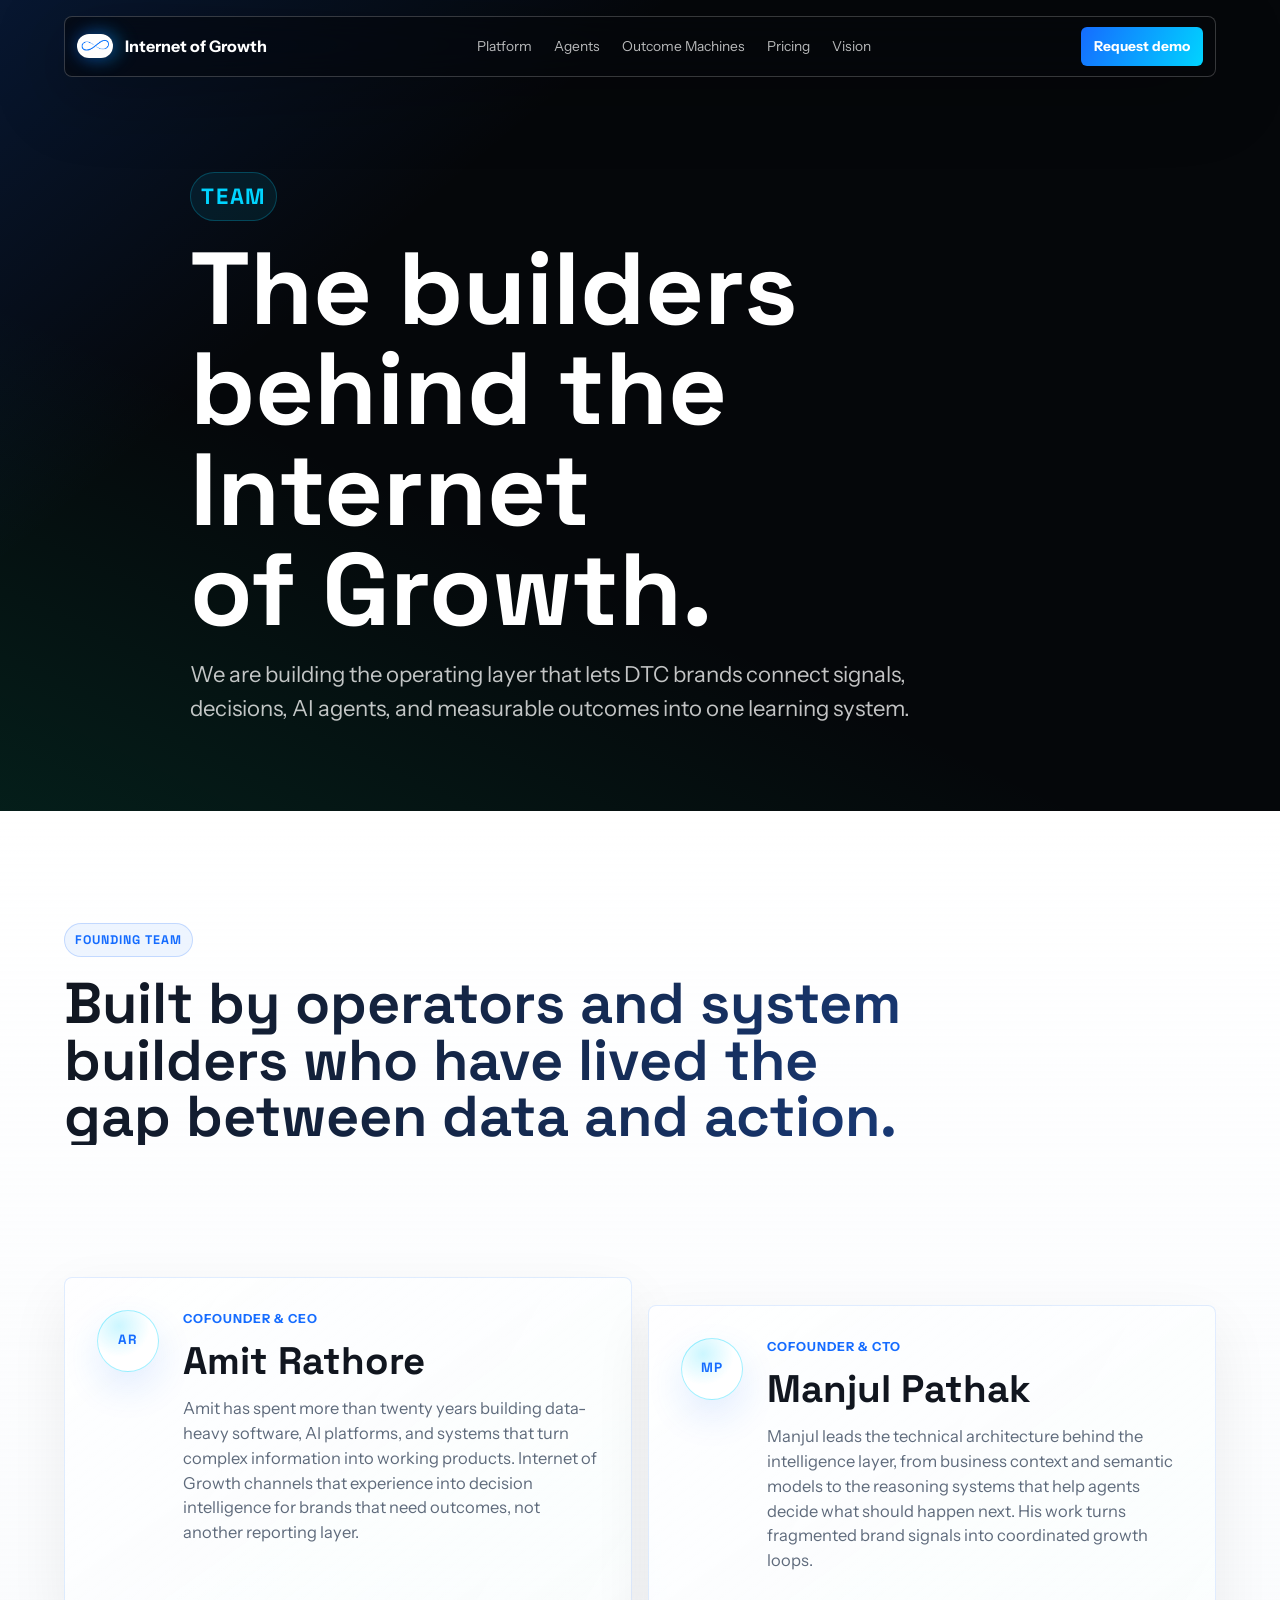
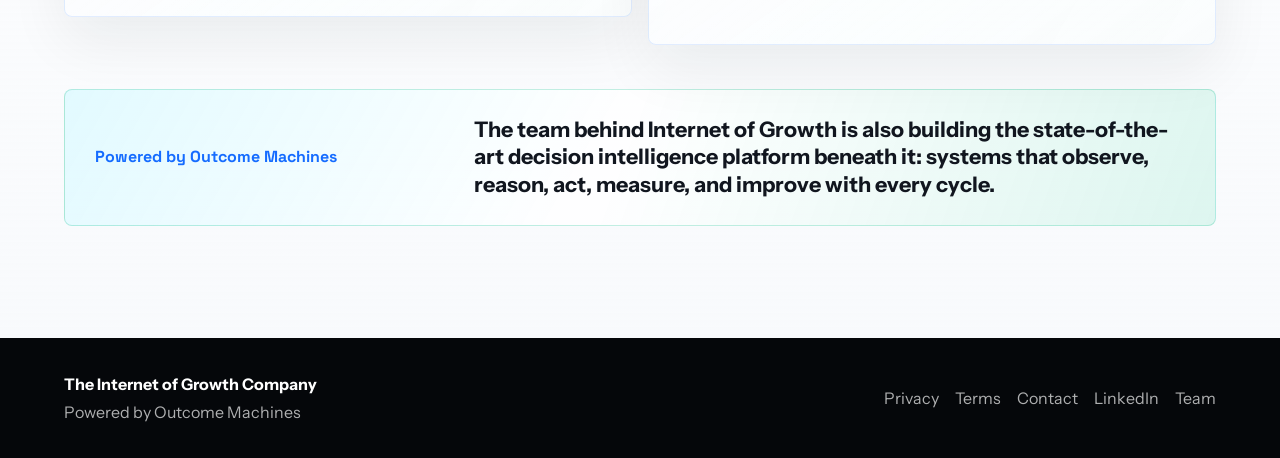
<file: team.html>
<!doctype html>
<html lang="en">
  <head>
    <meta charset="utf-8" />
    <meta name="viewport" content="width=device-width, initial-scale=1" />
    <meta
      name="description"
      content="Meet the team building Internet of Growth, the closed-loop decision intelligence platform for Direct-to-Consumer brands."
    />
    <title>Team | Internet of Growth</title>
    <link rel="canonical" href="https://internetofgrowth.com/team.html" />
    <meta name="theme-color" content="#05070a" />
    <meta property="og:site_name" content="Internet of Growth" />
    <meta property="og:type" content="website" />
    <meta property="og:url" content="https://internetofgrowth.com/team.html" />
    <meta property="og:title" content="Team | Internet of Growth" />
    <meta
      property="og:description"
      content="The team connecting DTC brand signals, AI agents, decisions, and outcomes into one continuously learning growth system."
    />
    <meta property="og:image" content="https://internetofgrowth.com/assets/og-image.png" />
    <meta property="og:image:width" content="1200" />
    <meta property="og:image:height" content="630" />
    <meta name="twitter:card" content="summary_large_image" />
    <link rel="preconnect" href="https://fonts.googleapis.com" />
    <link rel="preconnect" href="https://fonts.gstatic.com" crossorigin />
    <link
      href="https://fonts.googleapis.com/css2?family=Instrument+Sans:wdth,wght@90..100,400..760&family=Space+Grotesk:wght@400;500;600;700&display=swap"
      rel="stylesheet"
    />
    <link rel="icon" href="/assets/favicon.svg" type="image/svg+xml" />
    <link rel="stylesheet" href="styles.css" />
  </head>
  <body>
    <div class="site-shell">
      <header class="nav" aria-label="Primary navigation">
        <a class="brand" href="/" aria-label="Internet of Growth home">
          <span class="brand-mark" aria-hidden="true"></span>
          <span>Internet of Growth</span>
        </a>
        <nav class="nav-links" aria-label="Site sections">
          <a href="/#platform">Platform</a>
          <a href="/#agents">Agents</a>
          <a href="/#outcome-machines">Outcome Machines</a>
          <a href="/#pricing">Pricing</a>
          <a href="/#vision">Vision</a>
        </nav>
        <a class="nav-cta" href="/#early-access">Request demo</a>
      </header>

      <main>
        <section class="policy-hero team-hero section-dark" aria-labelledby="team-title">
          <p class="eyebrow">Team</p>
          <h1 id="team-title">The builders behind the Internet of Growth.</h1>
          <p>
            We are building the operating layer that lets DTC brands connect signals, decisions,
            AI agents, and measurable outcomes into one learning system.
          </p>
        </section>

        <section class="team-body section-white" aria-labelledby="team-builders-title">
          <div class="section-heading wide">
            <p class="eyebrow">Founding team</p>
            <h2 id="team-builders-title">Built by operators and system builders who have lived the gap between data and action.</h2>
          </div>

          <div class="team-grid">
            <article class="team-card">
              <div class="team-avatar" aria-hidden="true">AR</div>
              <div>
                <span class="team-role">Cofounder &amp; CEO</span>
                <h3>Amit Rathore</h3>
                <p>
                  Amit has spent more than twenty years building data-heavy software, AI platforms,
                  and systems that turn complex information into working products. Internet of Growth
                  channels that experience into decision intelligence for brands that need outcomes,
                  not another reporting layer.
                </p>
              </div>
            </article>

            <article class="team-card">
              <div class="team-avatar" aria-hidden="true">MP</div>
              <div>
                <span class="team-role">Cofounder &amp; CTO</span>
                <h3>Manjul Pathak</h3>
                <p>
                  Manjul leads the technical architecture behind the intelligence layer, from business
                  context and semantic models to the reasoning systems that help agents decide what
                  should happen next. His work turns fragmented brand signals into coordinated growth loops.
                </p>
              </div>
            </article>
          </div>

          <div class="team-principle">
            <span>Powered by Outcome Machines</span>
            <p>
              The team behind Internet of Growth is also building the state-of-the-art decision intelligence
              platform beneath it: systems that observe, reason, act, measure, and improve with every cycle.
            </p>
          </div>
        </section>
      </main>

      <footer class="footer">
        <div>
          <strong>The Internet of Growth Company</strong>
          <a href="https://OutcomeMachines.com" target="_blank" rel="noopener noreferrer">Powered by Outcome Machines</a>
        </div>
        <nav aria-label="Footer navigation">
          <a href="/privacy-policy.html">Privacy</a>
          <a href="/terms-of-use.html">Terms</a>
          <a href="mailto:hello@internetofgrowth.com">Contact</a>
          <a href="https://www.linkedin.com/company/internet-of-growth" target="_blank" rel="noopener noreferrer">LinkedIn</a>
          <a href="/team.html">Team</a>
        </nav>
      </footer>
    </div>
  </body>
</html>
</file>
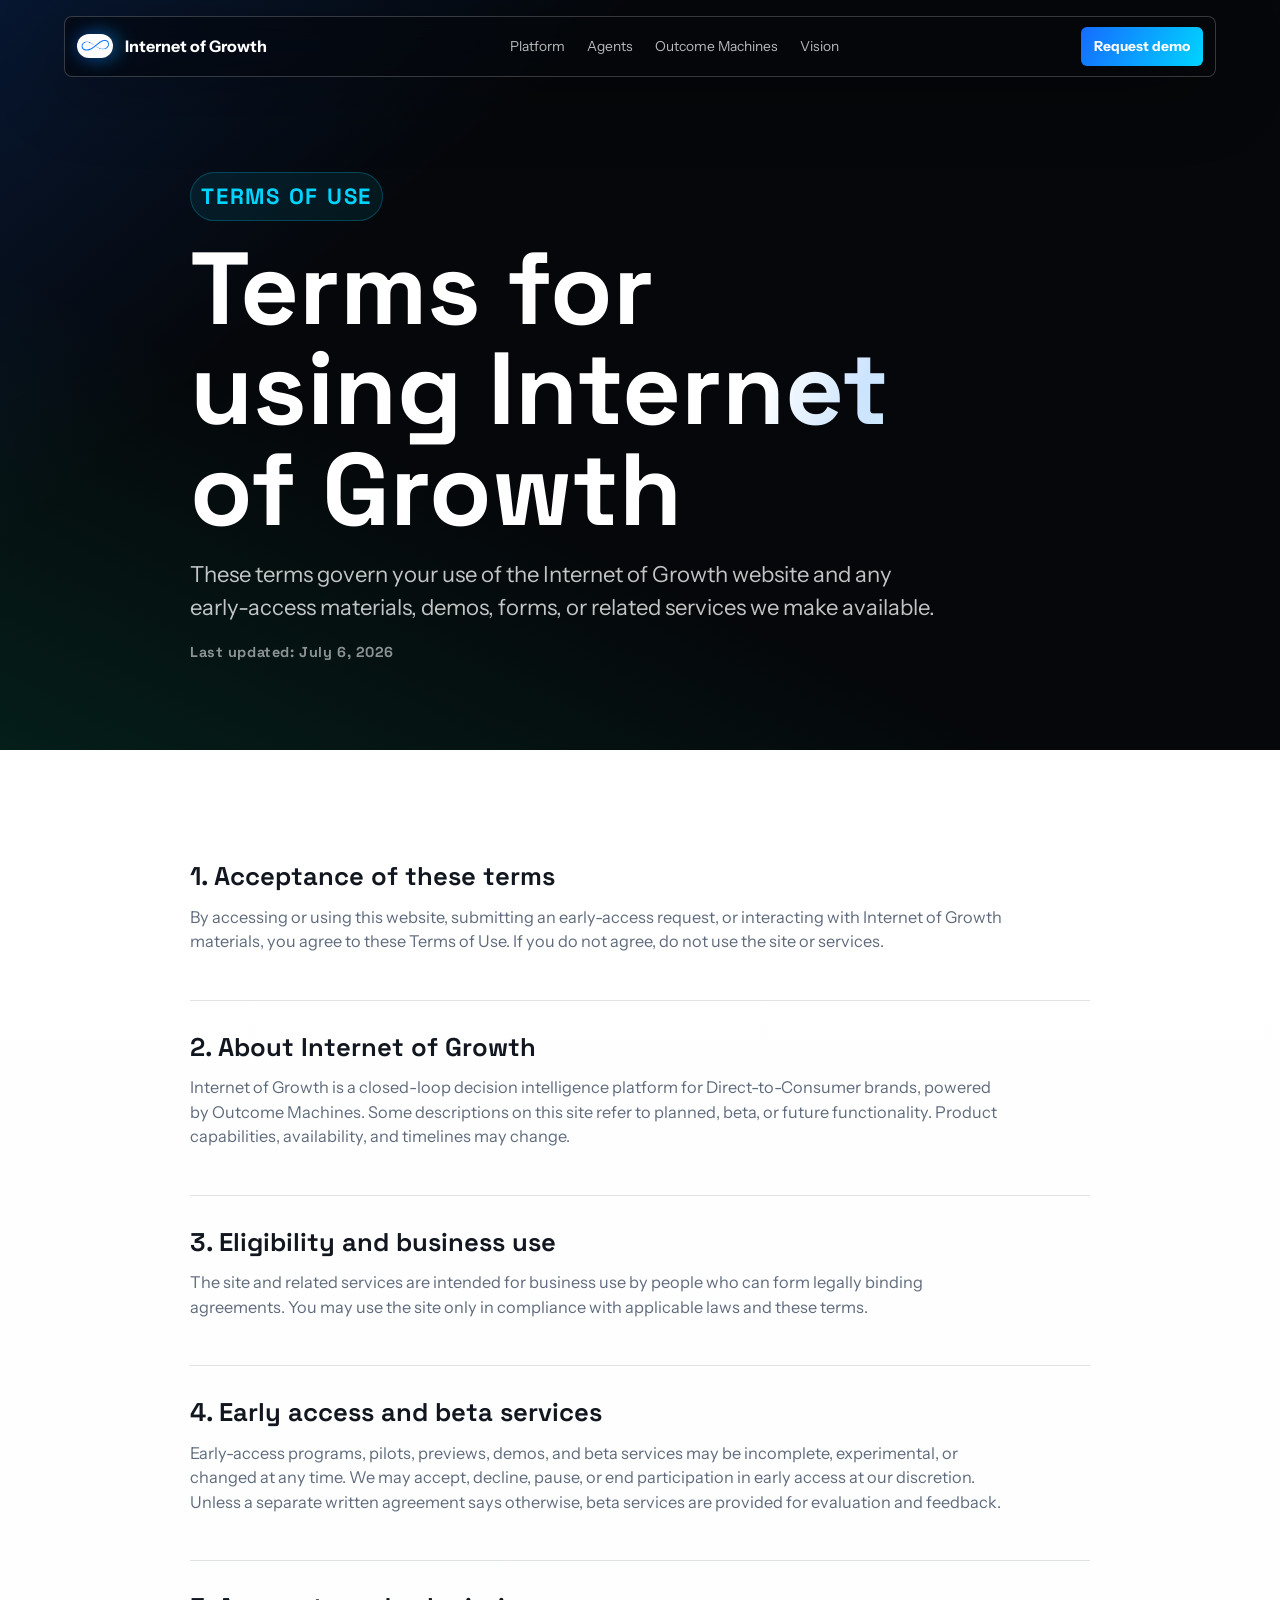
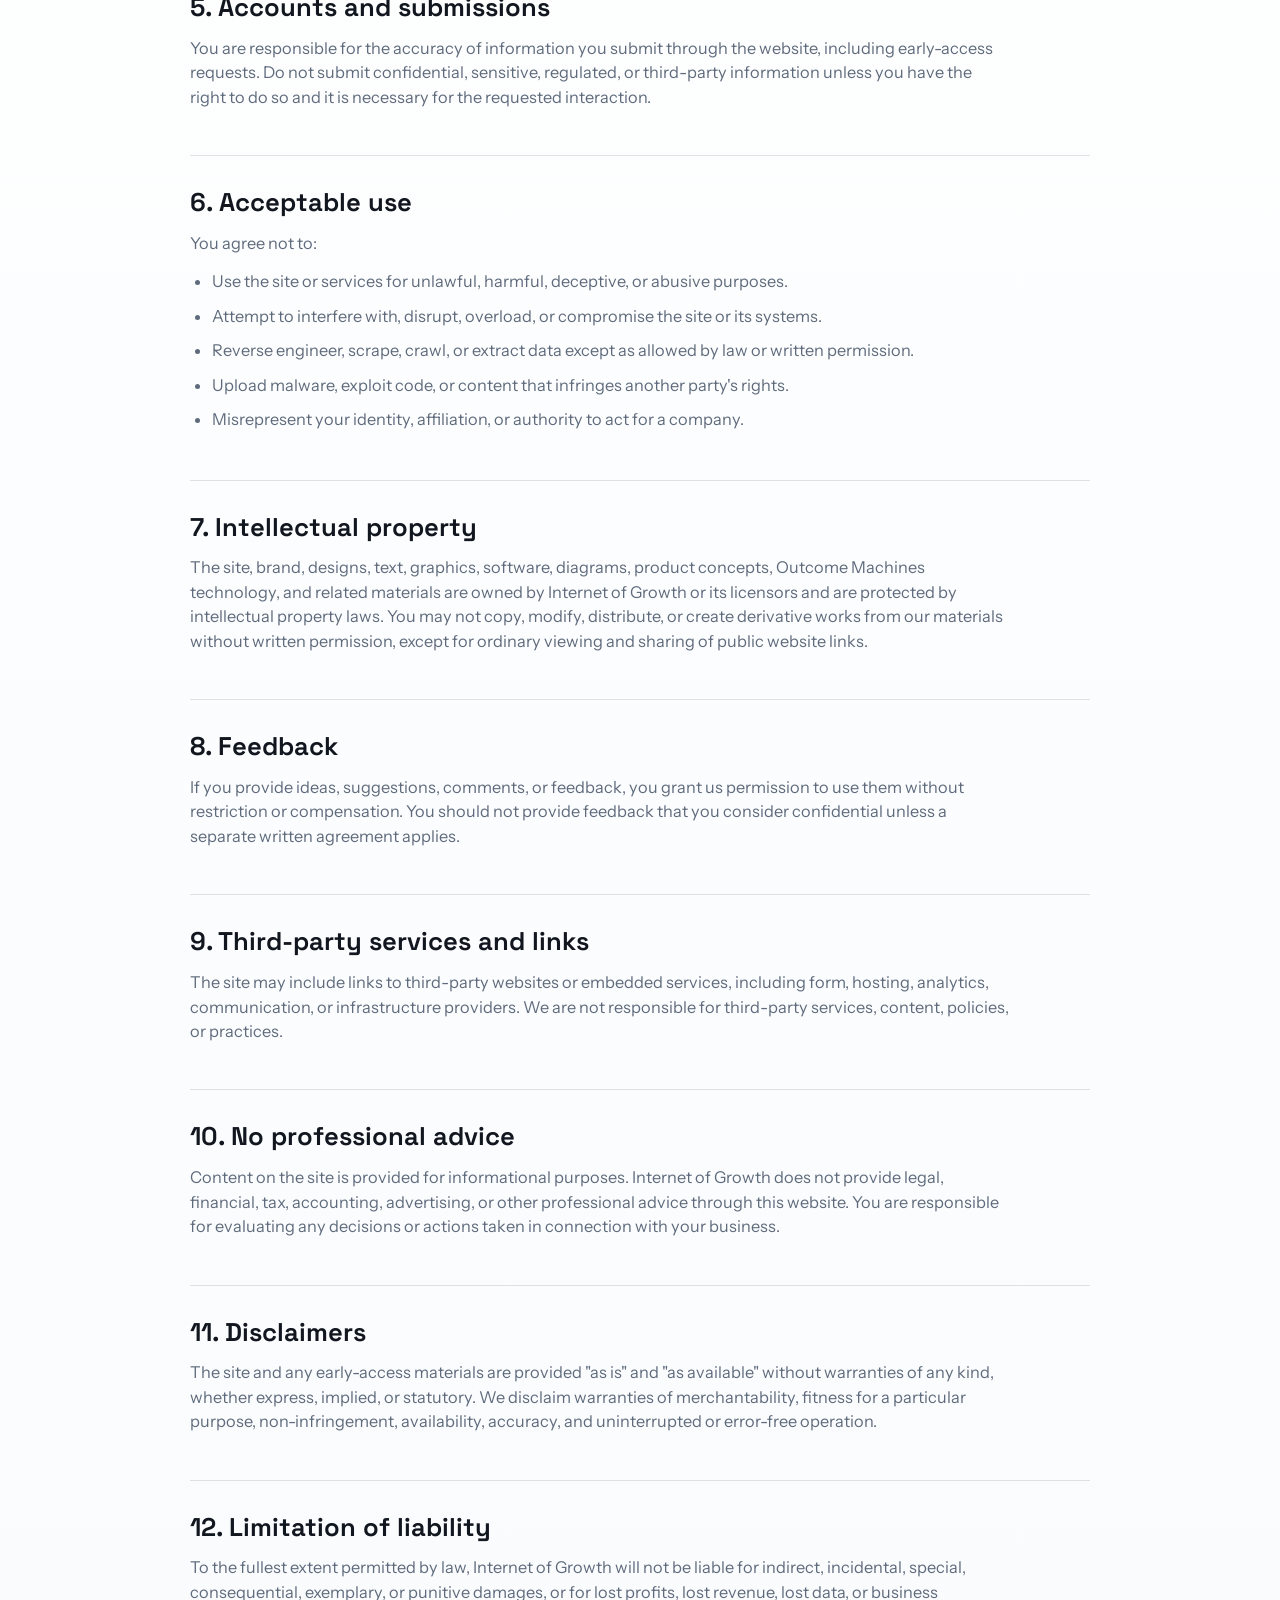
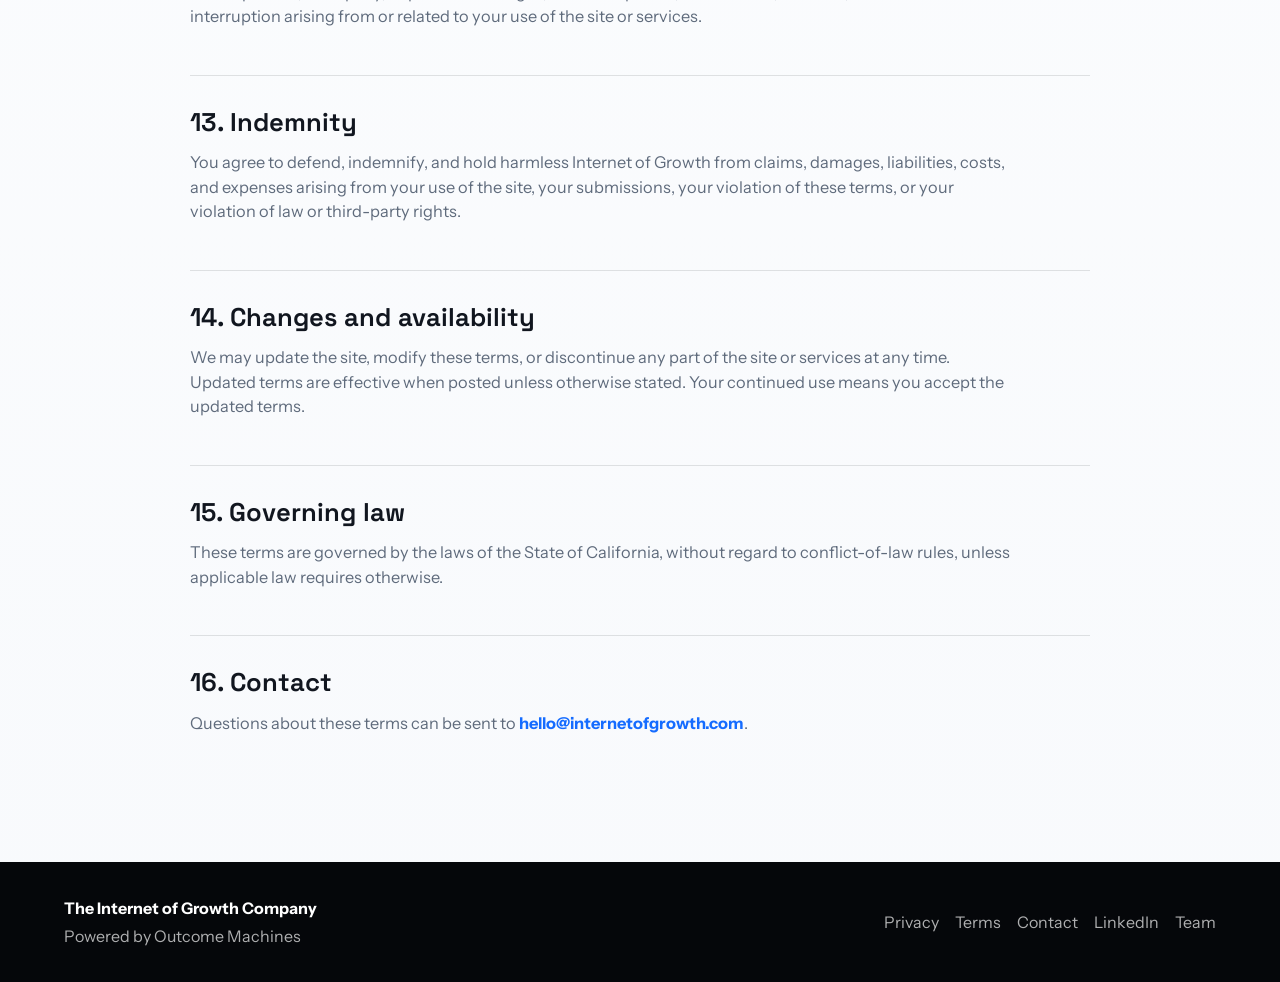
<file: terms-of-use.html>
<!doctype html>
<html lang="en">
  <head>
    <meta charset="utf-8" />
    <meta name="viewport" content="width=device-width, initial-scale=1" />
    <meta
      name="description"
      content="Terms of use for Internet of Growth, closed-loop decision intelligence for Direct-to-Consumer brands."
    />
    <title>Terms of Use | Internet of Growth</title>
    <link rel="canonical" href="https://internetofgrowth.com/terms-of-use.html" />
    <meta name="theme-color" content="#05070a" />
    <meta property="og:site_name" content="Internet of Growth" />
    <meta property="og:type" content="website" />
    <meta property="og:url" content="https://internetofgrowth.com/terms-of-use.html" />
    <meta property="og:title" content="Terms of Use | Internet of Growth" />
    <meta property="og:description" content="Terms for using the Internet of Growth website and early-access services." />
    <meta property="og:image" content="https://internetofgrowth.com/assets/og-image.png" />
    <meta property="og:image:width" content="1200" />
    <meta property="og:image:height" content="630" />
    <meta name="twitter:card" content="summary_large_image" />
    <link rel="preconnect" href="https://fonts.googleapis.com" />
    <link rel="preconnect" href="https://fonts.gstatic.com" crossorigin />
    <link
      href="https://fonts.googleapis.com/css2?family=Instrument+Sans:wdth,wght@90..100,400..760&family=Space+Grotesk:wght@400;500;600;700&display=swap"
      rel="stylesheet"
    />
    <link rel="icon" href="/assets/favicon.svg" type="image/svg+xml" />
    <link rel="stylesheet" href="styles.css" />
  </head>
  <body>
    <div class="site-shell">
      <header class="nav" aria-label="Primary navigation">
        <a class="brand" href="/" aria-label="Internet of Growth home">
          <span class="brand-mark" aria-hidden="true"></span>
          <span>Internet of Growth</span>
        </a>
        <nav class="nav-links" aria-label="Site sections">
          <a href="/#platform">Platform</a>
          <a href="/#agents">Agents</a>
          <a href="/#outcome-machines">Outcome Machines</a>
          <a href="/#vision">Vision</a>
        </nav>
        <a class="nav-cta" href="/#early-access">Request demo</a>
      </header>

      <main>
        <section class="policy-hero section-dark" aria-labelledby="terms-title">
          <p class="eyebrow">Terms of use</p>
          <h1 id="terms-title">Terms for using Internet of Growth</h1>
          <p>
            These terms govern your use of the Internet of Growth website and any early-access materials,
            demos, forms, or related services we make available.
          </p>
          <span>Last updated: July 6, 2026</span>
        </section>

        <section class="policy-body section-white" aria-label="Terms of use details">
          <article>
            <h2>1. Acceptance of these terms</h2>
            <p>
              By accessing or using this website, submitting an early-access request, or interacting with Internet of
              Growth materials, you agree to these Terms of Use. If you do not agree, do not use the site or services.
            </p>
          </article>

          <article>
            <h2>2. About Internet of Growth</h2>
            <p>
              Internet of Growth is a closed-loop decision intelligence platform for Direct-to-Consumer brands,
              powered by Outcome Machines. Some descriptions on this site refer to planned, beta, or future functionality.
              Product capabilities, availability, and timelines may change.
            </p>
          </article>

          <article>
            <h2>3. Eligibility and business use</h2>
            <p>
              The site and related services are intended for business use by people who can form legally binding agreements.
              You may use the site only in compliance with applicable laws and these terms.
            </p>
          </article>

          <article>
            <h2>4. Early access and beta services</h2>
            <p>
              Early-access programs, pilots, previews, demos, and beta services may be incomplete, experimental, or
              changed at any time. We may accept, decline, pause, or end participation in early access at our discretion.
              Unless a separate written agreement says otherwise, beta services are provided for evaluation and feedback.
            </p>
          </article>

          <article>
            <h2>5. Accounts and submissions</h2>
            <p>
              You are responsible for the accuracy of information you submit through the website, including early-access
              requests. Do not submit confidential, sensitive, regulated, or third-party information unless you have the
              right to do so and it is necessary for the requested interaction.
            </p>
          </article>

          <article>
            <h2>6. Acceptable use</h2>
            <p>You agree not to:</p>
            <ul>
              <li>Use the site or services for unlawful, harmful, deceptive, or abusive purposes.</li>
              <li>Attempt to interfere with, disrupt, overload, or compromise the site or its systems.</li>
              <li>Reverse engineer, scrape, crawl, or extract data except as allowed by law or written permission.</li>
              <li>Upload malware, exploit code, or content that infringes another party's rights.</li>
              <li>Misrepresent your identity, affiliation, or authority to act for a company.</li>
            </ul>
          </article>

          <article>
            <h2>7. Intellectual property</h2>
            <p>
              The site, brand, designs, text, graphics, software, diagrams, product concepts, Outcome Machines technology,
              and related materials are owned by Internet of Growth or its licensors and are protected by intellectual
              property laws. You may not copy, modify, distribute, or create derivative works from our materials without
              written permission, except for ordinary viewing and sharing of public website links.
            </p>
          </article>

          <article>
            <h2>8. Feedback</h2>
            <p>
              If you provide ideas, suggestions, comments, or feedback, you grant us permission to use them without
              restriction or compensation. You should not provide feedback that you consider confidential unless a separate
              written agreement applies.
            </p>
          </article>

          <article>
            <h2>9. Third-party services and links</h2>
            <p>
              The site may include links to third-party websites or embedded services, including form, hosting, analytics,
              communication, or infrastructure providers. We are not responsible for third-party services, content, policies,
              or practices.
            </p>
          </article>

          <article>
            <h2>10. No professional advice</h2>
            <p>
              Content on the site is provided for informational purposes. Internet of Growth does not provide legal,
              financial, tax, accounting, advertising, or other professional advice through this website. You are responsible
              for evaluating any decisions or actions taken in connection with your business.
            </p>
          </article>

          <article>
            <h2>11. Disclaimers</h2>
            <p>
              The site and any early-access materials are provided "as is" and "as available" without warranties of any kind,
              whether express, implied, or statutory. We disclaim warranties of merchantability, fitness for a particular
              purpose, non-infringement, availability, accuracy, and uninterrupted or error-free operation.
            </p>
          </article>

          <article>
            <h2>12. Limitation of liability</h2>
            <p>
              To the fullest extent permitted by law, Internet of Growth will not be liable for indirect, incidental,
              special, consequential, exemplary, or punitive damages, or for lost profits, lost revenue, lost data, or
              business interruption arising from or related to your use of the site or services.
            </p>
          </article>

          <article>
            <h2>13. Indemnity</h2>
            <p>
              You agree to defend, indemnify, and hold harmless Internet of Growth from claims, damages, liabilities,
              costs, and expenses arising from your use of the site, your submissions, your violation of these terms,
              or your violation of law or third-party rights.
            </p>
          </article>

          <article>
            <h2>14. Changes and availability</h2>
            <p>
              We may update the site, modify these terms, or discontinue any part of the site or services at any time.
              Updated terms are effective when posted unless otherwise stated. Your continued use means you accept the
              updated terms.
            </p>
          </article>

          <article>
            <h2>15. Governing law</h2>
            <p>
              These terms are governed by the laws of the State of California, without regard to conflict-of-law rules,
              unless applicable law requires otherwise.
            </p>
          </article>

          <article>
            <h2>16. Contact</h2>
            <p>
              Questions about these terms can be sent to
              <a href="mailto:hello@internetofgrowth.com">hello@internetofgrowth.com</a>.
            </p>
          </article>
        </section>
      </main>

      <footer class="footer">
        <div>
          <strong>The Internet of Growth Company</strong>
          <a href="https://OutcomeMachines.com" target="_blank" rel="noopener noreferrer">Powered by Outcome Machines</a>
        </div>
        <nav aria-label="Footer navigation">
          <a href="/privacy-policy.html">Privacy</a>
          <a href="/terms-of-use.html">Terms</a>
          <a href="mailto:hello@internetofgrowth.com">Contact</a>
          <a href="https://www.linkedin.com/company/internet-of-growth" target="_blank" rel="noopener noreferrer">LinkedIn</a>
          <a href="/team.html">Team</a>
        </nav>
      </footer>
    </div>
  </body>
</html>
</file>
<file: styles.css>
:root {
  --white: #ffffff;
  --paper: #f4f7fb;
  --mist: #e8f0ff;
  --charcoal: #11161f;
  --black: #05070a;
  --muted: #5f6b7c;
  --line: rgba(18, 26, 38, 0.12);
  --electric: #156cff;
  --electric-soft: #dbe8ff;
  --cyan: #00d4ff;
  --emerald: #00b985;
  --purple: #8b5cff;
  --pink: #ff4fd8;
  --sun: #f8d84a;
  --radius: 8px;
  --max: 1180px;
  --gutter: clamp(24px, 5vw, 72px);
  --content-gutter: max(var(--gutter), calc((100vw - var(--max)) / 2));
  --legal-gutter: max(var(--gutter), calc((100vw - 900px) / 2));
}

* {
  box-sizing: border-box;
}

html {
  scroll-behavior: smooth;
}

body {
  margin: 0;
  color: var(--charcoal);
  background:
    linear-gradient(140deg, rgba(21, 108, 255, 0.08), transparent 24%),
    linear-gradient(20deg, rgba(0, 185, 133, 0.08), transparent 34%),
    var(--white);
  font-family: "Instrument Sans", system-ui, sans-serif;
  line-height: 1.5;
  overflow-x: hidden;
  text-rendering: optimizeLegibility;
}

body::selection {
  color: var(--white);
  background: var(--electric);
}

a {
  color: inherit;
  text-decoration: none;
}

.site-shell {
  overflow: clip;
}

.nav {
  position: fixed;
  z-index: 20;
  top: 16px;
  left: 50%;
  display: grid;
  grid-template-columns: auto 1fr auto;
  gap: 28px;
  align-items: center;
  width: min(calc(100% - var(--gutter) - var(--gutter)), var(--max));
  padding: 10px 12px;
  border: 1px solid rgba(255, 255, 255, 0.2);
  border-radius: 8px;
  color: var(--white);
  background: rgba(5, 7, 10, 0.62);
  box-shadow: 0 18px 70px rgba(0, 0, 0, 0.28);
  backdrop-filter: blur(22px) saturate(140%);
  transform: translateX(-50%);
}

.brand,
.nav-links,
.footer nav {
  display: flex;
  align-items: center;
}

.brand {
  gap: 12px;
  font-weight: 700;
  letter-spacing: 0;
}

.brand-mark {
  width: 36px;
  height: 24px;
  border: 1px solid rgba(255, 255, 255, 0.74);
  border-radius: 999px;
  background:
    url("/assets/internet-of-growth-logo.png") center / 38px auto no-repeat,
    rgba(255, 255, 255, 0.96);
  box-shadow:
    0 0 18px rgba(21, 108, 255, 0.46),
    8px 0 20px rgba(0, 212, 255, 0.22);
}

.nav-links {
  justify-content: center;
  gap: 22px;
  color: rgba(255, 255, 255, 0.72);
  font-size: 0.86rem;
}

.nav-links a,
.footer a {
  transition: color 180ms ease;
}

.nav-links a:hover,
.footer a:hover {
  color: var(--electric);
}

.nav-cta {
  padding: 9px 13px;
  border-radius: 6px;
  color: var(--white);
  background: linear-gradient(115deg, var(--electric), var(--cyan));
  font-size: 0.86rem;
  font-weight: 700;
}

section {
  padding: 112px var(--gutter);
}

.section-dark {
  color: var(--white);
  background:
    linear-gradient(140deg, rgba(21, 108, 255, 0.16), transparent 30%),
    linear-gradient(25deg, rgba(0, 185, 133, 0.13), transparent 36%),
    var(--black);
}

.section-light {
  background:
    linear-gradient(115deg, rgba(21, 108, 255, 0.08), transparent 30%),
    linear-gradient(295deg, rgba(255, 79, 216, 0.055), transparent 36%),
    var(--paper);
}

.section-white {
  background:
    linear-gradient(180deg, rgba(255, 255, 255, 0), rgba(244, 247, 251, 0.62)),
    var(--white);
}

.hero {
  position: relative;
  display: grid;
  grid-template-columns: minmax(0, 0.9fr) minmax(420px, 1.1fr);
  gap: 42px;
  align-items: center;
  min-height: 100svh;
  padding-top: 136px;
}

.hero::before,
.hero::after {
  position: absolute;
  inset: 0;
  content: "";
  pointer-events: none;
}

.hero::before {
  background:
    radial-gradient(circle at 68% 42%, rgba(0, 212, 255, 0.13), transparent 34%),
    linear-gradient(120deg, transparent 0 31%, rgba(255, 255, 255, 0.06) 31% 31.2%, transparent 31.2% 100%),
    linear-gradient(rgba(255,255,255,0.035) 1px, transparent 1px),
    linear-gradient(90deg, rgba(255,255,255,0.035) 1px, transparent 1px);
  background-size: auto, auto, 72px 72px, 72px 72px;
  mask-image: radial-gradient(circle at 70% 44%, #000 0, transparent 62%);
}

.hero::after {
  background:
    linear-gradient(120deg, rgba(21, 108, 255, 0.26), transparent 28%, transparent 68%, rgba(0, 185, 133, 0.17)),
    linear-gradient(178deg, transparent 0 76%, rgba(255, 255, 255, 0.055) 76% 76.5%, transparent 76.5%);
}

.hero-copy,
.hero-system {
  position: relative;
  z-index: 1;
}

.hero-copy {
  max-width: 660px;
  justify-self: end;
}

.eyebrow {
  margin: 0 0 18px;
  width: fit-content;
  padding: 7px 10px;
  border: 1px solid rgba(21, 108, 255, 0.2);
  border-radius: 999px;
  color: var(--electric);
  background: rgba(21, 108, 255, 0.07);
  font-family: "Space Grotesk", ui-sans-serif, sans-serif;
  font-size: 0.78rem;
  font-weight: 700;
  letter-spacing: 0.08em;
  text-transform: uppercase;
}

.section-dark .eyebrow {
  border-color: rgba(0, 212, 255, 0.24);
  color: var(--cyan);
  background: rgba(0, 212, 255, 0.08);
}

.hero .eyebrow {
  border-color: transparent;
  padding-left: 0;
  background: transparent;
}

h1,
h2,
h3,
p {
  margin-top: 0;
}

h1,
h2 {
  font-family: "Space Grotesk", ui-sans-serif, sans-serif;
  letter-spacing: 0;
  line-height: 0.98;
  text-wrap: balance;
}

h1 {
  max-width: 820px;
  margin-bottom: 24px;
  background: linear-gradient(110deg, #ffffff 0 62%, #cde4ff 72%, #c6fff0 100%);
  -webkit-background-clip: text;
  background-clip: text;
  color: transparent;
  font-size: clamp(4.5rem, 8vw, 9.4rem);
  font-weight: 700;
}

.section-light h2,
.section-white h2 {
  background: linear-gradient(110deg, var(--charcoal), #183a79 78%, #0b7159);
  -webkit-background-clip: text;
  background-clip: text;
  color: transparent;
}

h2 {
  font-size: clamp(2.2rem, 4.5vw, 5rem);
  font-weight: 650;
}

h3 {
  font-family: "Space Grotesk", ui-sans-serif, sans-serif;
  font-size: 1.2rem;
  line-height: 1.1;
}

.hero-lede {
  max-width: 580px;
  color: rgba(255, 255, 255, 0.78);
  font-size: clamp(1.15rem, 2vw, 1.6rem);
}

.hero-statements {
  display: flex;
  flex-wrap: wrap;
  gap: 10px;
  max-width: 600px;
  margin: 34px 0 20px;
}

.hero-statements span {
  min-height: 42px;
  padding: 10px 14px;
  border: 1px solid rgba(255, 255, 255, 0.14);
  border-radius: 999px;
  color: rgba(255, 255, 255, 0.84);
  background: rgba(255, 255, 255, 0.065);
  backdrop-filter: blur(18px);
}

.powered {
  color: rgba(255, 255, 255, 0.64);
}

.hero-actions {
  display: flex;
  flex-wrap: wrap;
  gap: 12px;
  margin-top: 30px;
}

.button {
  display: inline-flex;
  align-items: center;
  justify-content: center;
  min-height: 48px;
  padding: 0 20px;
  border: 1px solid transparent;
  border-radius: 999px;
  cursor: pointer;
  font: inherit;
  font-weight: 760;
  box-shadow: 0 14px 42px rgba(21, 108, 255, 0.18);
  transition: transform 180ms ease, border-color 180ms ease, background 180ms ease, box-shadow 180ms ease;
}

.button:hover {
  transform: translateY(-2px);
  box-shadow: 0 18px 52px rgba(0, 212, 255, 0.2);
}

.button:focus-visible,
a:focus-visible,
iframe:focus-visible {
  outline: 3px solid rgba(23, 105, 255, 0.38);
  outline-offset: 3px;
}

.button-primary {
  color: var(--white);
  background: linear-gradient(115deg, var(--electric), var(--cyan));
}

.button-secondary {
  color: var(--white);
  border-color: rgba(255, 255, 255, 0.18);
  background: rgba(255, 255, 255, 0.055);
  box-shadow: none;
}

.hero-system {
  width: min(100%, 640px);
  aspect-ratio: 1;
  justify-self: start;
  isolation: isolate;
  filter: drop-shadow(0 40px 90px rgba(0, 0, 0, 0.34));
}

#networkCanvas,
.system-topology {
  position: absolute;
  inset: 0;
}

#networkCanvas {
  width: 100%;
  height: 100%;
  opacity: 0.96;
}

.system-topology {
  display: grid;
  place-items: center;
}

.system-topology::before,
.system-topology::after {
  position: absolute;
  content: "";
  pointer-events: none;
}

.system-topology::before {
  inset: 11%;
  border: 1px solid rgba(255, 255, 255, 0.12);
  border-radius: 34px;
  background:
    linear-gradient(90deg, rgba(255, 255, 255, 0.08) 1px, transparent 1px),
    linear-gradient(rgba(255, 255, 255, 0.08) 1px, transparent 1px),
    radial-gradient(circle at 50% 50%, rgba(0, 212, 255, 0.13), transparent 42%),
    rgba(255, 255, 255, 0.025);
  background-size: 58px 58px, 58px 58px, auto, auto;
  box-shadow:
    inset 0 1px 0 rgba(255, 255, 255, 0.1),
    0 0 80px rgba(21, 108, 255, 0.18);
  transform: rotate(-4deg);
}

.system-topology::after {
  width: 42%;
  height: 42%;
  border-radius: 50%;
  background:
    radial-gradient(circle, rgba(0, 212, 255, 0.26), transparent 56%),
    radial-gradient(circle, rgba(139, 92, 255, 0.2), transparent 70%);
  filter: blur(22px);
  opacity: 0.86;
  animation: coreBreath 5.8s ease-in-out infinite;
}

.loop-core {
  position: relative;
  z-index: 3;
  display: flex;
  flex-direction: column;
  justify-content: center;
  width: min(48%, 285px);
  min-height: 172px;
  padding: 26px;
  border: 1px solid rgba(255, 255, 255, 0.16);
  border-radius: 24px;
  background:
    linear-gradient(145deg, rgba(7, 13, 22, 0.94), rgba(9, 28, 48, 0.82)),
    rgba(5, 7, 10, 0.8);
  box-shadow:
    inset 0 1px 0 rgba(255, 255, 255, 0.12),
    0 24px 80px rgba(0, 0, 0, 0.28),
    0 0 96px rgba(0, 212, 255, 0.2);
  backdrop-filter: blur(22px) saturate(150%);
}

.loop-core strong {
  display: block;
  font-family: "Space Grotesk", ui-sans-serif, sans-serif;
  font-size: clamp(1.45rem, 2.3vw, 2.2rem);
  line-height: 0.98;
  text-wrap: balance;
}

.loop-core span {
  color: rgba(255, 255, 255, 0.58);
  font-size: 0.82rem;
}

.loop-core .core-kicker {
  margin-bottom: 12px;
  color: var(--cyan);
  font-family: "Space Grotesk", ui-sans-serif, sans-serif;
  font-weight: 800;
  letter-spacing: 0.08em;
  text-transform: uppercase;
}

.signal-stack,
.agent-node,
.feedback-ribbon {
  position: absolute;
  z-index: 2;
  border: 1px solid rgba(255, 255, 255, 0.14);
  background: linear-gradient(135deg, rgba(255, 255, 255, 0.16), rgba(255, 255, 255, 0.055));
  box-shadow:
    inset 0 1px 0 rgba(255, 255, 255, 0.12),
    0 22px 58px rgba(0, 0, 0, 0.22);
  backdrop-filter: blur(18px) saturate(155%);
}

.signal-stack {
  display: grid;
  gap: 8px;
  width: clamp(112px, 15vw, 150px);
  padding: 10px;
  border-radius: 18px;
}

.signal-stack span,
.agent-node {
  display: grid;
  place-items: center;
  min-height: 38px;
  border-radius: 999px;
  color: rgba(255, 255, 255, 0.88);
  background: rgba(5, 7, 10, 0.36);
  font-size: 0.78rem;
  font-weight: 700;
}

.signal-stack-left {
  left: 2%;
  top: 35%;
}

.signal-stack-right {
  right: 2%;
  top: 35%;
}

.agent-node {
  width: clamp(84px, 10vw, 116px);
  height: 42px;
  color: rgba(255, 255, 255, 0.9);
  font-size: 0.76rem;
  transform: translate(-50%, -50%);
}

.agent-node-a {
  left: 50%;
  top: 13%;
}

.agent-node-b {
  left: 78%;
  top: 24%;
}

.agent-node-c {
  left: 22%;
  top: 74%;
}

.agent-node-d {
  left: 72%;
  top: 78%;
}

.feedback-ribbon {
  left: 50%;
  bottom: 9%;
  display: flex;
  align-items: center;
  justify-content: center;
  width: min(58%, 330px);
  height: 42px;
  border-radius: 999px;
  color: var(--black);
  background: linear-gradient(100deg, var(--cyan), var(--sun), var(--emerald));
  font-family: "Space Grotesk", ui-sans-serif, sans-serif;
  font-size: 0.74rem;
  font-weight: 800;
  letter-spacing: 0.11em;
  text-transform: uppercase;
  transform: translateX(-50%);
  animation: ribbonGlide 4.8s ease-in-out infinite;
}

@keyframes coreBreath {
  50% {
    opacity: 0.58;
    transform: scale(1.08);
  }
}

@keyframes ribbonGlide {
  50% {
    box-shadow: 0 0 42px rgba(0, 212, 255, 0.34);
  }
}

.section-heading {
  max-width: 860px;
  margin: 0 auto 48px;
}

.section-heading.wide {
  max-width: var(--max);
}

.fracture-grid,
.outcome-compare,
.agent-grid,
.step-grid,
.catalog-grid,
.machines,
.vision,
.pricing,
.early,
.footer,
.signal-map,
.cycle-strip,
.signal-list {
  width: min(100%, var(--max));
  margin-inline: auto;
}

.fracture-grid {
  display: grid;
  grid-template-columns: repeat(3, 1fr);
  gap: 14px;
  border: 0;
  background: transparent;
}

.fracture-grid article {
  min-height: 280px;
  padding: 30px;
  border: 1px solid rgba(21, 108, 255, 0.12);
  border-radius: var(--radius);
  background:
    linear-gradient(145deg, rgba(255, 255, 255, 0.94), rgba(255, 255, 255, 0.68)),
    linear-gradient(120deg, rgba(21, 108, 255, 0.1), transparent);
  box-shadow: 0 22px 60px rgba(21, 24, 29, 0.07);
  backdrop-filter: blur(18px);
}

.fracture-grid article:nth-child(2) {
  transform: translateY(20px);
}

.fracture-grid article:nth-child(3) {
  transform: translateY(-10px);
}

.fracture-grid span {
  color: var(--electric);
  font-family: "Space Grotesk", ui-sans-serif, sans-serif;
  font-weight: 800;
}

.fracture-grid p,
.agent-card p,
.step-grid p,
.machine-copy p {
  color: var(--muted);
}

.section-thesis {
  max-width: var(--max);
  margin: 34px auto 0;
  font-family: "Space Grotesk", ui-sans-serif, sans-serif;
  font-size: clamp(1.5rem, 3vw, 3.4rem);
  line-height: 1.05;
}

.outcome-compare {
  display: grid;
  grid-template-columns: minmax(0, 0.9fr) minmax(0, 1.1fr);
  gap: 14px;
  align-items: stretch;
}

.outcome-compare article {
  min-height: 430px;
  padding: 34px;
  border: 1px solid rgba(21, 108, 255, 0.12);
  border-radius: var(--radius);
  background:
    linear-gradient(145deg, rgba(255, 255, 255, 0.96), rgba(255, 255, 255, 0.72)),
    linear-gradient(120deg, rgba(21, 108, 255, 0.07), rgba(0, 185, 133, 0.04));
  box-shadow: 0 20px 58px rgba(21, 24, 29, 0.06);
}

.outcome-compare article.needed {
  color: var(--white);
  border-color: rgba(0, 212, 255, 0.3);
  background:
    linear-gradient(145deg, rgba(5, 7, 10, 0.98), rgba(14, 31, 55, 0.96) 62%, rgba(5, 53, 42, 0.94)),
    var(--black);
  box-shadow:
    0 30px 82px rgba(21, 108, 255, 0.18),
    inset 0 1px 0 rgba(255, 255, 255, 0.08);
}

.outcome-compare span {
  display: block;
  margin-bottom: 26px;
  color: var(--electric);
  font-family: "Space Grotesk", ui-sans-serif, sans-serif;
  font-size: clamp(1.35rem, 2vw, 2rem);
  font-weight: 800;
  line-height: 1.05;
}

.outcome-compare .needed span {
  color: var(--cyan);
}

.outcome-compare ul {
  display: grid;
  gap: 16px;
  margin: 0;
  padding-left: 20px;
}

.outcome-compare li {
  color: var(--muted);
  font-size: clamp(1rem, 1.45vw, 1.18rem);
}

.outcome-compare .needed li {
  color: rgba(255, 255, 255, 0.78);
}

.signal-map {
  display: grid;
  grid-template-columns: 1fr 120px minmax(260px, 360px) 120px 1fr;
  gap: 24px;
  align-items: center;
}

.source-cluster,
.outcome-cluster,
.signal-list {
  display: flex;
  flex-wrap: wrap;
  gap: 10px;
}

.source-cluster span,
.outcome-cluster span,
.signal-list span {
  padding: 12px 14px;
  border: 1px solid rgba(21, 108, 255, 0.14);
  border-radius: 999px;
  background: rgba(255, 255, 255, 0.72);
  box-shadow: 0 12px 32px rgba(21, 24, 29, 0.06);
  backdrop-filter: blur(16px);
  font-weight: 700;
}

.outcome-cluster span:nth-child(2),
.signal-list span:nth-child(2n) {
  border-color: rgba(0, 168, 120, 0.24);
  background: rgba(0, 168, 120, 0.07);
}

.map-spine {
  display: grid;
  gap: 12px;
}

.map-spine i {
  display: block;
  height: 2px;
  background: linear-gradient(90deg, transparent, var(--electric), transparent);
  animation: pulseLine 1800ms ease-in-out infinite;
}

.map-spine i:nth-child(2) {
  animation-delay: 240ms;
}

.map-spine i:nth-child(3) {
  animation-delay: 480ms;
}

@keyframes pulseLine {
  50% {
    opacity: 0.28;
    transform: scaleX(0.7);
  }
}

.platform-node {
  padding: 32px;
  border: 1px solid rgba(0, 212, 255, 0.3);
  border-radius: var(--radius);
  color: var(--white);
  background:
    linear-gradient(145deg, rgba(5, 7, 10, 0.98), rgba(20, 33, 59, 0.95) 64%, rgba(10, 50, 40, 0.96)),
    var(--black);
  box-shadow:
    0 26px 80px rgba(21, 108, 255, 0.24),
    0 0 0 8px rgba(0, 212, 255, 0.035);
}

.platform-node small,
.platform-node span {
  color: rgba(255, 255, 255, 0.62);
}

.platform-node strong {
  display: block;
  margin: 10px 0;
  font-family: "Space Grotesk", ui-sans-serif, sans-serif;
  font-size: 1.6rem;
  line-height: 1.05;
}

.cycle-strip {
  display: flex;
  flex-wrap: wrap;
  justify-content: center;
  gap: 10px;
  border: 0;
  background: transparent;
}

.cycle-strip span {
  min-height: 58px;
  min-width: 128px;
  padding-inline: 18px;
  display: grid;
  place-items: center;
  border: 1px solid rgba(255, 255, 255, 0.16);
  border-radius: 999px;
  background: rgba(255, 255, 255, 0.065);
  backdrop-filter: blur(14px);
  font-family: "Space Grotesk", ui-sans-serif, sans-serif;
  font-weight: 700;
}

.cycle-strip span:last-child {
  border-color: rgba(0, 185, 133, 0.45);
  color: var(--emerald);
}

.loop-copy {
  width: min(100%, 850px);
  margin: 34px auto 0;
  color: rgba(255, 255, 255, 0.7);
  font-size: 1.25rem;
  text-align: center;
}

.agent-grid {
  display: grid;
  grid-template-columns: repeat(3, 1fr);
  gap: 14px;
}

.agent-card {
  min-height: 284px;
  padding: 24px;
  border: 1px solid rgba(21, 108, 255, 0.12);
  border-radius: var(--radius);
  background:
    linear-gradient(145deg, rgba(255, 255, 255, 0.96), rgba(255, 255, 255, 0.7)),
    linear-gradient(120deg, rgba(21, 108, 255, 0.06), rgba(0, 185, 133, 0.05));
  box-shadow: 0 18px 50px rgba(21, 24, 29, 0.055);
  transition: transform 180ms ease, box-shadow 180ms ease, border-color 180ms ease;
}

.agent-card:hover {
  border-color: rgba(0, 212, 255, 0.32);
  box-shadow: 0 28px 70px rgba(21, 108, 255, 0.12);
  transform: translateY(-5px);
}

.agent-card:nth-child(3n + 2) {
  transform: translateY(18px);
}

.agent-card:nth-child(3n + 2):hover {
  transform: translateY(13px);
}

.agent-card.featured {
  color: var(--charcoal);
  border-color: rgba(0, 212, 255, 0.38);
  background:
    linear-gradient(145deg, rgba(255, 255, 255, 0.98), rgba(232, 248, 255, 0.78)),
    linear-gradient(120deg, rgba(0, 212, 255, 0.14), rgba(0, 185, 133, 0.12));
  box-shadow:
    0 24px 68px rgba(21, 108, 255, 0.12),
    inset 0 0 0 1px rgba(255, 255, 255, 0.72);
}

.agent-card.featured p,
.agent-card.featured dd {
  color: var(--muted);
}

.status {
  display: inline-flex;
  margin-bottom: 22px;
  padding: 5px 9px;
  border-radius: 999px;
  font-size: 0.73rem;
  font-weight: 800;
}

.status.live {
  color: #003224;
  background:
    linear-gradient(115deg, rgba(40, 255, 169, 0.68), rgba(0, 185, 133, 0.46)),
    rgba(225, 255, 242, 0.92);
  box-shadow:
    0 0 0 1px rgba(0, 185, 133, 0.28),
    0 8px 20px rgba(0, 185, 133, 0.18);
}

.status.planned {
  color: #2a156d;
  background: linear-gradient(115deg, rgba(139, 92, 255, 0.15), rgba(255, 79, 216, 0.11));
}

dl {
  display: grid;
  grid-template-columns: 70px 1fr;
  gap: 6px 12px;
  margin: 22px 0 0;
  font-size: 0.88rem;
}

dt {
  color: var(--electric);
  font-weight: 800;
}

dd {
  margin: 0;
  color: var(--muted);
}

.step-grid {
  display: grid;
  grid-template-columns: repeat(4, 1fr);
  gap: 12px;
  border: 0;
  background: transparent;
}

.step-grid article {
  padding: 30px;
  border: 1px solid rgba(21, 108, 255, 0.12);
  border-radius: var(--radius);
  background: rgba(255, 255, 255, 0.75);
  box-shadow: 0 16px 46px rgba(21, 24, 29, 0.05);
  backdrop-filter: blur(16px);
}

.step-grid span {
  display: block;
  margin-bottom: 22px;
  color: var(--electric);
  font-family: "Space Grotesk", ui-sans-serif, sans-serif;
  font-size: 1.4rem;
  font-weight: 800;
}

.catalog-grid {
  display: grid;
  grid-template-columns: repeat(3, minmax(0, 1fr));
  gap: 14px;
}

.catalog-card {
  min-height: 380px;
  padding: 24px;
  border: 1px solid rgba(21, 108, 255, 0.12);
  border-radius: var(--radius);
  background:
    linear-gradient(145deg, rgba(255, 255, 255, 0.96), rgba(255, 255, 255, 0.7)),
    linear-gradient(120deg, rgba(21, 108, 255, 0.06), rgba(0, 185, 133, 0.05));
  box-shadow: 0 18px 50px rgba(21, 24, 29, 0.055);
}

.catalog-card:nth-child(2),
.catalog-card:nth-child(5) {
  transform: translateY(18px);
}

.catalog-card > span {
  display: inline-flex;
  margin-bottom: 18px;
  padding: 6px 10px;
  border-radius: 999px;
  color: var(--electric);
  background: rgba(21, 108, 255, 0.08);
  font-size: 0.74rem;
  font-weight: 900;
  text-transform: uppercase;
}

.catalog-card h3 {
  margin-bottom: 22px;
  font-size: clamp(1.35rem, 2vw, 1.9rem);
}

.catalog-card dl {
  grid-template-columns: 72px 1fr;
}

.catalog-card dd {
  font-size: 0.88rem;
}

.machines {
  display: grid;
  grid-template-columns: 0.85fr 1fr;
  gap: 50px;
  align-items: center;
  width: 100%;
  margin-inline: 0;
  padding: 112px var(--content-gutter);
  border: 0;
  border-radius: 0;
  background:
    linear-gradient(145deg, rgba(255, 255, 255, 0.075), rgba(255, 255, 255, 0.025)),
    linear-gradient(120deg, rgba(21, 108, 255, 0.12), transparent 46%),
    var(--black);
  box-shadow: none;
}

.machine-copy a {
  color: var(--electric);
  font-weight: 800;
}

.machine-diagram {
  display: grid;
  gap: 10px;
}

.machine-diagram span {
  display: flex;
  gap: 12px;
  align-items: center;
  padding: 20px;
  border: 1px solid rgba(255, 255, 255, 0.14);
  border-radius: var(--radius);
  background: rgba(255, 255, 255, 0.07);
  backdrop-filter: blur(14px);
  font-family: "Space Grotesk", ui-sans-serif, sans-serif;
  font-weight: 700;
}

.machine-diagram small {
  display: grid;
  flex: 0 0 auto;
  place-items: center;
  width: 34px;
  height: 34px;
  border-radius: 50%;
  color: var(--black);
  background: linear-gradient(115deg, var(--cyan), var(--emerald));
  font-family: "Instrument Sans", system-ui, sans-serif;
  font-size: 0.72rem;
  font-weight: 900;
}

.machine-diagram span:nth-child(2) {
  border-color: rgba(0, 212, 255, 0.45);
  background: linear-gradient(115deg, rgba(21, 108, 255, 0.22), rgba(0, 212, 255, 0.12));
}

.machine-diagram span:nth-child(odd) {
  transform: translateX(-18px);
}

.machine-diagram span:nth-child(even) {
  transform: translateX(18px);
}

.signal-list {
  justify-content: center;
}

.vision {
  display: grid;
  grid-template-columns: 340px 1fr;
  gap: 56px;
  align-items: start;
}

.timeline {
  display: grid;
  gap: 12px;
  border: 0;
  background: transparent;
}

.timeline article {
  padding: 24px;
  border: 1px solid rgba(21, 108, 255, 0.12);
  border-radius: var(--radius);
  background: rgba(244, 247, 251, 0.78);
  box-shadow: 0 16px 42px rgba(21, 24, 29, 0.05);
}

.timeline span {
  display: block;
  color: var(--muted);
  font-size: 0.82rem;
  font-weight: 800;
  text-transform: uppercase;
}

.timeline strong {
  display: block;
  margin-top: 8px;
  font-family: "Space Grotesk", ui-sans-serif, sans-serif;
  font-size: 1.8rem;
}

.manifesto h2 {
  font-size: clamp(2.4rem, 5vw, 6rem);
}

.manifesto p:last-child {
  color: var(--electric);
  font-family: "Space Grotesk", ui-sans-serif, sans-serif;
  font-size: clamp(1.4rem, 2vw, 2rem);
  font-weight: 800;
}

.pricing-grid {
  display: grid;
  grid-template-columns: 1.08fr 1fr 1fr;
  gap: 14px;
}

.pricing-card {
  display: flex;
  flex-direction: column;
  min-height: 420px;
  padding: 28px;
  border: 1px solid rgba(21, 108, 255, 0.12);
  border-radius: var(--radius);
  background:
    linear-gradient(145deg, rgba(255, 255, 255, 0.96), rgba(255, 255, 255, 0.72)),
    linear-gradient(120deg, rgba(21, 108, 255, 0.07), rgba(0, 185, 133, 0.04));
  box-shadow: 0 20px 58px rgba(21, 24, 29, 0.06);
}

.pricing-card.primary {
  border-color: rgba(0, 212, 255, 0.34);
  background:
    linear-gradient(145deg, rgba(5, 7, 10, 0.98), rgba(12, 28, 47, 0.96) 60%, rgba(5, 52, 41, 0.92)),
    var(--black);
  box-shadow:
    0 30px 82px rgba(21, 108, 255, 0.18),
    inset 0 1px 0 rgba(255, 255, 255, 0.08);
}

.pricing-card > span {
  width: fit-content;
  margin-bottom: 26px;
  padding: 6px 10px;
  border-radius: 999px;
  color: var(--electric);
  background: rgba(21, 108, 255, 0.08);
  font-size: 0.75rem;
  font-weight: 900;
  text-transform: uppercase;
}

.pricing-card.primary > span {
  color: var(--cyan);
  background: rgba(0, 212, 255, 0.1);
}

.pricing-card h3 {
  margin-bottom: 18px;
  color: var(--charcoal);
  font-family: "Space Grotesk", ui-sans-serif, sans-serif;
  font-size: clamp(2rem, 3vw, 3.4rem);
  line-height: 0.95;
}

.pricing-card.primary h3,
.pricing-card.primary p,
.pricing-card.primary li {
  color: var(--white);
}

.pricing-card h3 span {
  color: var(--muted);
  font-family: "Instrument Sans", system-ui, sans-serif;
  font-size: 1rem;
  font-weight: 800;
}

.pricing-card.primary h3 span {
  color: rgba(255, 255, 255, 0.6);
}

.pricing-card p {
  color: var(--muted);
  font-size: 1.02rem;
}

.pricing-card ul {
  display: grid;
  gap: 10px;
  margin: 20px 0 28px;
  padding-left: 18px;
}

.pricing-card li {
  color: var(--muted);
}

.pricing-card a {
  margin-top: auto;
  color: var(--electric);
  font-weight: 900;
}

.pricing-card .button {
  width: fit-content;
  color: var(--white);
}

.pricing-offer {
  display: grid;
  grid-template-columns: minmax(240px, 0.55fr) 1fr;
  gap: 24px;
  align-items: center;
  margin-top: 14px;
  padding: 24px 28px;
  border: 1px solid rgba(0, 185, 133, 0.26);
  border-radius: var(--radius);
  background:
    linear-gradient(120deg, rgba(0, 212, 255, 0.12), transparent 48%),
    linear-gradient(290deg, rgba(0, 185, 133, 0.14), transparent 50%),
    rgba(255, 255, 255, 0.78);
  box-shadow: 0 20px 58px rgba(21, 24, 29, 0.055);
}

.pricing-offer span {
  display: block;
  color: var(--muted);
  font-size: 0.78rem;
  font-weight: 900;
  letter-spacing: 0.08em;
  text-transform: uppercase;
}

.pricing-offer strong {
  display: block;
  margin-top: 6px;
  font-family: "Space Grotesk", ui-sans-serif, sans-serif;
  font-size: clamp(1.25rem, 1.7vw, 1.7rem);
  line-height: 1;
}

.pricing-offer p {
  margin: 0;
  color: var(--charcoal);
  font-size: clamp(1.08rem, 2vw, 1.42rem);
  font-weight: 760;
  line-height: 1.25;
}

.early {
  display: grid;
  grid-template-columns: 0.9fr 0.9fr;
  gap: 50px;
  width: 100%;
  margin-inline: 0;
  padding: 112px var(--content-gutter);
  border: 0;
  border-radius: 0;
  background:
    linear-gradient(145deg, rgba(255, 255, 255, 0.075), rgba(255, 255, 255, 0.025)),
    linear-gradient(120deg, rgba(139, 92, 255, 0.14), transparent 52%),
    var(--black);
}

.tally-panel {
  min-height: 1180px;
}

.tally-panel iframe {
  display: block;
  height: 1180px;
  min-height: 1180px;
  border: 0;
  border-radius: var(--radius);
  background: transparent;
  overflow: hidden;
}

.policy-hero {
  display: grid;
  gap: 18px;
  min-height: 58svh;
  padding: 172px var(--legal-gutter) 86px;
}

.policy-hero h1 {
  max-width: 900px;
  margin-bottom: 0;
  font-size: clamp(3.3rem, 8vw, 7.4rem);
}

.policy-hero p {
  max-width: 760px;
  margin: 0;
  color: rgba(255, 255, 255, 0.76);
  font-size: clamp(1.08rem, 2vw, 1.38rem);
}

.policy-hero > span {
  color: rgba(255, 255, 255, 0.54);
  font-family: "Space Grotesk", ui-sans-serif, sans-serif;
  font-size: 0.9rem;
  font-weight: 700;
  letter-spacing: 0.04em;
}

.policy-body {
  display: grid;
  gap: 32px;
  padding-inline: var(--legal-gutter);
}

.policy-body article {
  padding-bottom: 32px;
  border-bottom: 1px solid var(--line);
}

.policy-body article:last-child {
  padding-bottom: 0;
  border-bottom: 0;
}

.policy-body h2 {
  margin-bottom: 14px;
  color: var(--charcoal);
  background: none;
  font-size: clamp(1.38rem, 2vw, 2rem);
  line-height: 1.12;
}

.policy-body p,
.policy-body li {
  color: var(--muted);
  font-size: 1.02rem;
}

.policy-body p {
  max-width: 820px;
  margin-bottom: 14px;
}

.policy-body ul {
  display: grid;
  gap: 10px;
  max-width: 820px;
  margin: 0 0 16px;
  padding-left: 22px;
}

.policy-body a {
  color: var(--electric);
  font-weight: 800;
}

.team-hero h1 {
  max-width: 1040px;
}

.team-body {
  display: grid;
  gap: 36px;
  padding-inline: var(--content-gutter);
}

.team-grid {
  display: grid;
  grid-template-columns: repeat(2, minmax(0, 1fr));
  gap: 16px;
  width: min(100%, var(--max));
  margin-inline: auto;
}

.team-card {
  display: grid;
  grid-template-columns: auto 1fr;
  gap: 24px;
  min-height: 340px;
  padding: 32px;
  border: 1px solid rgba(21, 108, 255, 0.12);
  border-radius: var(--radius);
  background:
    linear-gradient(145deg, rgba(255, 255, 255, 0.96), rgba(255, 255, 255, 0.72)),
    linear-gradient(120deg, rgba(21, 108, 255, 0.08), rgba(0, 185, 133, 0.05));
  box-shadow: 0 22px 60px rgba(21, 24, 29, 0.07);
}

.team-card:nth-child(2) {
  transform: translateY(28px);
}

.team-avatar {
  display: grid;
  place-items: center;
  width: 62px;
  height: 62px;
  border: 1px solid rgba(0, 212, 255, 0.36);
  border-radius: 50%;
  color: var(--electric);
  background:
    radial-gradient(circle at 35% 25%, rgba(0, 212, 255, 0.2), transparent 52%),
    rgba(255, 255, 255, 0.78);
  font-family: "Space Grotesk", ui-sans-serif, sans-serif;
  font-size: 0.84rem;
  font-weight: 900;
  letter-spacing: 0.08em;
  box-shadow: 0 16px 38px rgba(21, 108, 255, 0.12);
}

.team-role {
  display: block;
  margin-bottom: 12px;
  color: var(--electric);
  font-size: 0.78rem;
  font-weight: 900;
  letter-spacing: 0.08em;
  text-transform: uppercase;
}

.team-card h3 {
  margin-bottom: 14px;
  color: var(--charcoal);
  font-size: clamp(1.8rem, 3vw, 3rem);
}

.team-card p {
  color: var(--muted);
  font-size: 1.03rem;
}

.team-principle {
  display: grid;
  grid-template-columns: minmax(220px, 0.5fr) 1fr;
  gap: 24px;
  align-items: center;
  width: min(100%, var(--max));
  margin: 36px auto 0;
  padding: 26px 30px;
  border: 1px solid rgba(0, 185, 133, 0.24);
  border-radius: var(--radius);
  background:
    linear-gradient(120deg, rgba(0, 212, 255, 0.11), transparent 46%),
    linear-gradient(290deg, rgba(0, 185, 133, 0.13), transparent 52%),
    rgba(255, 255, 255, 0.8);
}

.team-principle span {
  color: var(--electric);
  font-family: "Space Grotesk", ui-sans-serif, sans-serif;
  font-weight: 900;
}

.team-principle p {
  margin: 0;
  color: var(--charcoal);
  font-size: clamp(1.08rem, 1.8vw, 1.34rem);
  font-weight: 720;
  line-height: 1.3;
}

.footer {
  display: flex;
  justify-content: space-between;
  gap: 24px;
  width: 100%;
  margin-inline: 0;
  padding: 34px var(--content-gutter);
  color: rgba(255, 255, 255, 0.68);
  background: var(--black);
}

.footer div {
  display: grid;
  gap: 4px;
}

.footer strong {
  color: var(--white);
}

.footer nav {
  flex-wrap: wrap;
  justify-content: flex-end;
  gap: 16px;
}

@media (prefers-reduced-motion: reduce) {
  *,
  *::before,
  *::after {
    scroll-behavior: auto !important;
    animation-duration: 0.001ms !important;
    animation-iteration-count: 1 !important;
    transition-duration: 0.001ms !important;
  }
}

@media (max-width: 980px) {
  .nav {
    grid-template-columns: 1fr auto;
  }

  .nav-links {
    display: none;
  }

  .hero,
  .outcome-compare,
  .machines,
  .vision,
  .pricing-offer,
  .early {
    grid-template-columns: 1fr;
  }

  .hero-copy,
  .hero-system {
    justify-self: center;
  }

  .hero-system {
    max-width: 620px;
  }

  .fracture-grid,
  .agent-grid,
  .step-grid,
  .catalog-grid,
  .pricing-grid,
  .team-grid,
  .team-principle,
  .signal-map {
    grid-template-columns: 1fr;
  }

  .team-card:nth-child(2) {
    transform: none;
  }

  .catalog-card:nth-child(2),
  .catalog-card:nth-child(5) {
    transform: none;
  }

  .map-spine {
    display: none;
  }

  .cycle-strip {
    grid-template-columns: repeat(2, 1fr);
  }

  .cycle-strip span {
    border-bottom: 1px solid rgba(255, 255, 255, 0.15);
  }
}

@media (max-width: 640px) {
  section {
    padding: 82px var(--gutter);
  }

  .nav {
    top: 10px;
    width: calc(100% - var(--gutter) - var(--gutter));
  }

  .brand span:last-child {
    max-width: 120px;
    line-height: 1;
  }

  .nav-cta {
    padding-inline: 10px;
    font-size: 0.78rem;
  }

  h1 {
    font-size: clamp(3.4rem, 18vw, 5.4rem);
  }

  .hero {
    padding-top: 120px;
  }

  .hero .eyebrow {
    max-width: 300px;
    font-size: 0.68rem;
    line-height: 1.35;
  }

  .hero-statements {
    grid-template-columns: 1fr;
  }

  .hero-system {
    width: min(100%, 310px);
    min-height: 310px;
  }

  .pricing-card {
    min-height: auto;
    padding: 24px;
  }

  .pricing-card h3 {
    font-size: 2.25rem;
  }

  .pricing-offer {
    padding: 22px;
  }

  .team-body {
    padding-inline: var(--gutter);
  }

  .team-card {
    grid-template-columns: 1fr;
    min-height: auto;
    padding: 26px;
  }

  .team-principle {
    padding: 24px;
  }

  .pricing-offer strong {
    font-size: 1.3rem;
  }

  .system-topology::before {
    inset: 5%;
    border-radius: 24px;
  }

  .loop-core {
    width: 66%;
    min-height: 142px;
    padding: 18px;
    border-radius: 20px;
  }

  .loop-core strong {
    font-size: 1.34rem;
  }

  .loop-core span {
    font-size: 0.68rem;
  }

  .signal-stack {
    width: 92px;
    gap: 5px;
    padding: 6px;
    border-radius: 14px;
  }

  .signal-stack span,
  .agent-node {
    min-height: 28px;
    font-size: 0.58rem;
  }

  .signal-stack-left {
    left: -4%;
    top: 32%;
  }

  .signal-stack-right {
    right: -4%;
    top: 32%;
  }

  .agent-node {
    width: 74px;
    height: 30px;
  }

  .agent-node-a {
    top: 8%;
  }

  .agent-node-b {
    left: 82%;
    top: 20%;
  }

  .agent-node-c {
    left: 18%;
  }

  .agent-node-d {
    left: 78%;
  }

  .feedback-ribbon {
    bottom: 4%;
    width: 70%;
    height: 32px;
    font-size: 0.56rem;
  }

  .cycle-strip {
    grid-template-columns: 1fr;
  }

  .footer {
    flex-direction: column;
  }

  .footer nav {
    justify-content: flex-start;
  }

  .tally-panel {
    min-height: 1420px;
  }

  .tally-panel iframe {
    height: 1420px;
    min-height: 1420px;
  }
}
</file>
<file: growth-package.css>
:root {
  --ink: #101912;
  --forest: #08120f;
  --forest-2: #10281e;
  --lime: #b9f055;
  --mint: #76e6b4;
  --blue: #4e8cff;
  --cream: #f4f3eb;
  --paper: #fbfcf7;
  --muted: #687269;
  --line: rgba(16, 25, 18, 0.13);
  --white: #fff;
  --max: 1180px;
  --gutter: clamp(22px, 5vw, 72px);
}

* { box-sizing: border-box; }
html { scroll-behavior: smooth; }
body {
  margin: 0;
  color: var(--ink);
  background: var(--paper);
  font-family: "Instrument Sans", system-ui, sans-serif;
  line-height: 1.5;
  overflow-x: hidden;
  text-rendering: optimizeLegibility;
}
body::selection { color: var(--forest); background: var(--lime); }
a { color: inherit; text-decoration: none; }
.page-shell { overflow: clip; }
.proposal-nav {
  position: absolute;
  z-index: 20;
  top: 0;
  left: 50%;
  display: grid;
  grid-template-columns: 1fr auto 1fr;
  align-items: center;
  width: min(calc(100% - var(--gutter) * 2), var(--max));
  padding: 24px 0;
  color: rgba(255,255,255,.88);
  border-bottom: 1px solid rgba(255,255,255,.14);
  transform: translateX(-50%);
}
.brand { display: inline-flex; align-items: center; gap: 11px; width: fit-content; font-weight: 600; }
.brand b { color: #70a3ff; }
.brand-mark {
  width: 34px;
  height: 23px;
  border-radius: 999px;
  background: url("/assets/internet-of-growth-logo.png") center / 36px auto no-repeat, #fff;
  box-shadow: 0 0 24px rgba(78,140,255,.3);
}
.proposal-label { display: inline-flex; align-items: center; gap: 8px; color: rgba(255,255,255,.62); font-size: .78rem; letter-spacing: .04em; }
.proposal-label i { width: 6px; height: 6px; border-radius: 50%; background: var(--lime); box-shadow: 0 0 12px rgba(185,240,85,.7); }
.nav-action { justify-self: end; color: var(--lime); font-size: .86rem; font-weight: 700; }
.hero {
  position: relative;
  display: grid;
  grid-template-columns: minmax(0, 1fr) minmax(400px, .88fr);
  gap: clamp(40px, 6vw, 96px);
  align-items: center;
  min-height: 100svh;
  padding: 140px max(var(--gutter), calc((100vw - var(--max))/2)) 80px;
  color: var(--white);
  background:
    linear-gradient(rgba(255,255,255,.035) 1px, transparent 1px),
    linear-gradient(90deg, rgba(255,255,255,.035) 1px, transparent 1px),
    radial-gradient(circle at 78% 48%, rgba(118,230,180,.16), transparent 28%),
    radial-gradient(circle at 15% 5%, rgba(78,140,255,.17), transparent 30%),
    var(--forest);
  background-size: 72px 72px, 72px 72px, auto, auto, auto;
}
.hero::after { position: absolute; inset: auto 0 0; height: 28%; content: ""; background: linear-gradient(transparent, rgba(8,18,15,.75)); pointer-events: none; }
.hero-copy, .hero-machine { position: relative; z-index: 2; }
.hero-glow { position: absolute; border-radius: 999px; filter: blur(80px); pointer-events: none; }
.hero-glow-one { top: 18%; right: 12%; width: 250px; height: 250px; background: rgba(185,240,85,.08); }
.hero-glow-two { bottom: 8%; left: -80px; width: 300px; height: 240px; background: rgba(78,140,255,.1); }
.eyebrow { margin: 0 0 20px; color: #3974df; font: 700 .76rem/1.2 "Space Grotesk", sans-serif; letter-spacing: .1em; text-transform: uppercase; }
.hero .eyebrow, .goals .eyebrow { color: var(--mint); }
.eyebrow span { display: inline-block; margin-right: 10px; padding: 7px 9px; color: var(--forest); background: var(--lime); border-radius: 3px; }
h1, h2, h3, p { margin-top: 0; }
h1, h2, h3 { font-family: "Space Grotesk", sans-serif; letter-spacing: -.035em; }
h1 { max-width: 800px; margin-bottom: 28px; font-size: clamp(3.5rem, 6.5vw, 7.5rem); font-weight: 600; line-height: .92; }
h1 em, .offer h2 em { color: var(--lime); font-style: normal; }
h2 { margin-bottom: 24px; font-size: clamp(2.5rem, 5vw, 5.2rem); font-weight: 600; line-height: .96; text-wrap: balance; }
h3 { font-size: 1.35rem; line-height: 1.1; }
.hero-lede { max-width: 660px; color: rgba(255,255,255,.72); font-size: clamp(1.13rem, 1.8vw, 1.42rem); }
.hero-actions { display: flex; flex-wrap: wrap; gap: 12px; margin: 34px 0 52px; }
.button { display: inline-flex; align-items: center; justify-content: center; gap: 8px; min-height: 50px; padding: 0 20px; border: 1px solid transparent; border-radius: 4px; font-weight: 750; transition: transform .2s ease, box-shadow .2s ease, border-color .2s ease; }
.button:hover { transform: translateY(-2px); }
.button-primary { color: var(--forest); background: var(--lime); box-shadow: 0 16px 50px rgba(185,240,85,.13); }
.button-primary:hover { box-shadow: 0 18px 54px rgba(185,240,85,.24); }
.button-ghost { color: rgba(255,255,255,.85); border-color: rgba(255,255,255,.18); background: rgba(255,255,255,.04); }
.hero-baseline { display: grid; grid-template-columns: 150px 1px 1fr; gap: 25px; align-items: center; max-width: 680px; padding-top: 26px; border-top: 1px solid rgba(255,255,255,.14); }
.hero-baseline div { display: grid; }
.hero-baseline small, .hero-baseline span { color: rgba(255,255,255,.48); font-size: .72rem; }
.hero-baseline strong { font: 600 2.35rem/1 "Space Grotesk", sans-serif; }
.hero-baseline i { width: 1px; height: 70px; background: rgba(255,255,255,.14); }
.hero-baseline p { margin: 0; color: rgba(255,255,255,.6); font-size: .9rem; }
.hero-machine { justify-self: end; width: min(100%, 520px); }
.machine-frame { position: relative; min-height: 590px; border: 1px solid rgba(255,255,255,.15); border-radius: 7px; background: linear-gradient(145deg, rgba(255,255,255,.075), rgba(255,255,255,.025)); box-shadow: 0 50px 120px rgba(0,0,0,.42), inset 0 1px rgba(255,255,255,.08); backdrop-filter: blur(18px); }
.machine-head { display: flex; justify-content: space-between; padding: 17px 18px; color: rgba(255,255,255,.6); border-bottom: 1px solid rgba(255,255,255,.1); font-size: .72rem; text-transform: uppercase; letter-spacing: .08em; }
.machine-head i { display: inline-block; width: 7px; height: 7px; margin-right: 7px; border-radius: 50%; background: var(--lime); box-shadow: 0 0 10px var(--lime); }
.machine-core { position: absolute; inset: 17% 15% 22%; display: grid; place-items: center; }
.machine-core::before, .machine-core::after { position: absolute; content: ""; border-radius: 50%; }
.machine-core::before { width: 225px; height: 225px; border: 1px solid rgba(185,240,85,.3); background: radial-gradient(circle, rgba(118,230,180,.14), rgba(8,18,15,.76) 64%); box-shadow: 0 0 80px rgba(118,230,180,.14); }
.machine-core::after { width: 330px; height: 330px; border: 1px dashed rgba(255,255,255,.12); animation: spin 35s linear infinite; }
.core-orbit { position: absolute; z-index: 0; border: 1px solid rgba(78,140,255,.19); border-radius: 50%; transform: rotate(54deg); }
.orbit-one { width: 430px; height: 205px; }
.orbit-two { width: 390px; height: 270px; transform: rotate(-38deg); }
.machine-core div { z-index: 1; display: grid; gap: 7px; text-align: center; }
.machine-core small { color: var(--mint); font: 700 .67rem "Space Grotesk", sans-serif; letter-spacing: .1em; text-transform: uppercase; }
.machine-core strong { font: 600 2rem/1 "Space Grotesk", sans-serif; }
.machine-core div span { color: rgba(255,255,255,.45); font-size: .72rem; }
.signal-column { position: absolute; z-index: 3; top: 20%; display: grid; gap: 58px; }
.signal-column-left { left: -26px; }
.signal-column-right { right: -28px; }
.signal-column span { min-width: 98px; padding: 8px 11px; color: rgba(255,255,255,.68); border: 1px solid rgba(255,255,255,.13); border-radius: 3px; background: rgba(8,18,15,.83); font-size: .7rem; text-align: center; box-shadow: 0 12px 30px rgba(0,0,0,.25); }
.signal-column-left span:nth-child(2n), .signal-column-right span:nth-child(odd) { transform: translateX(17px); }
.machine-status { position: absolute; right: 16px; bottom: 16px; left: 16px; display: grid; grid-template-columns: 1fr 1fr; gap: 10px; }
.machine-status span { display: grid; gap: 4px; padding: 14px; color: rgba(255,255,255,.45); border: 1px solid rgba(255,255,255,.1); background: rgba(8,18,15,.55); font-size: .67rem; text-transform: uppercase; letter-spacing: .07em; }
.machine-status strong { color: var(--white); font: 600 1.15rem "Space Grotesk", sans-serif; letter-spacing: -.02em; text-transform: none; }
@keyframes spin { to { transform: rotate(360deg); } }
.section-pad { padding: 120px max(var(--gutter), calc((100vw - var(--max))/2)); }
.section-heading { width: min(100%, var(--max)); margin: 0 auto 52px; }
.section-heading > p:last-child { max-width: 690px; color: var(--muted); font-size: 1.08rem; }
.section-heading.light { color: var(--white); }
.section-heading.light > p:last-child { color: rgba(255,255,255,.58); }
.intro { display: grid; grid-template-columns: 120px 1.2fr .8fr; gap: clamp(30px, 5vw, 72px); align-items: end; background: var(--cream); }
.intro-number { color: rgba(16,25,18,.08); font: 600 clamp(6rem, 11vw, 10rem)/.8 "Space Grotesk", sans-serif; }
.intro-copy p:last-child { max-width: 720px; color: var(--muted); font-size: 1.08rem; }
.intro blockquote { margin: 0; padding: 25px 0 3px 25px; color: #2c3a30; border-left: 3px solid var(--blue); font: 500 clamp(1.25rem, 2vw, 1.75rem)/1.35 "Space Grotesk", sans-serif; }
.loop-section { background: var(--paper); }
.loop-track { position: relative; display: grid; grid-template-columns: repeat(5, 1fr); gap: 9px; width: min(100%, var(--max)); margin: 0 auto; padding: 0; list-style: none; }
.loop-track::before { position: absolute; top: 31px; left: 5%; width: 90%; height: 1px; content: ""; background: linear-gradient(90deg, var(--blue), var(--mint), var(--lime)); }
.loop-track li { position: relative; min-height: 220px; padding: 20px; border: 1px solid var(--line); background: rgba(255,255,255,.72); }
.loop-track span { position: relative; z-index: 1; display: grid; place-items: center; width: 24px; height: 24px; margin-bottom: 46px; color: var(--forest); border-radius: 50%; background: var(--lime); font: 700 .65rem "Space Grotesk", sans-serif; box-shadow: 0 0 0 8px var(--paper); }
.loop-track strong { display: block; margin-bottom: 9px; font: 600 1.25rem "Space Grotesk", sans-serif; }
.loop-track p { margin: 0; color: var(--muted); font-size: .9rem; }
.goals { color: var(--white); background: radial-gradient(circle at 75% 25%, rgba(118,230,180,.13), transparent 25%), var(--forest); }
.goal-grid { display: grid; grid-template-columns: 1fr 1fr; gap: 14px; width: min(100%, var(--max)); margin: auto; }
.goal-card { position: relative; overflow: hidden; min-height: 570px; padding: clamp(26px, 4vw, 50px); border: 1px solid rgba(255,255,255,.13); background: rgba(255,255,255,.045); }
.goal-card::after { position: absolute; right: -80px; bottom: -90px; width: 270px; height: 270px; content: ""; border: 1px solid rgba(255,255,255,.08); border-radius: 50%; box-shadow: 0 0 0 50px rgba(255,255,255,.018), 0 0 0 100px rgba(255,255,255,.012); }
.goal-card.retention::after { border-color: rgba(118,230,180,.2); }
.goal-top { display: flex; justify-content: space-between; color: rgba(255,255,255,.4); font-size: .72rem; letter-spacing: .09em; text-transform: uppercase; }
.goal-top span { color: var(--mint); font-weight: 700; }
.goal-number { display: block; margin: 70px 0 22px; color: var(--lime); font: 600 clamp(3.8rem, 6vw, 6.4rem)/.82 "Space Grotesk", sans-serif; letter-spacing: -.07em; white-space: nowrap; }
.retention .goal-number { color: var(--mint); }
.goal-card h3 { font-size: clamp(1.6rem, 2.5vw, 2.2rem); }
.goal-card p { max-width: 540px; color: rgba(255,255,255,.61); }
.goal-card ul { display: grid; gap: 8px; padding-left: 20px; color: rgba(255,255,255,.76); }
.workstreams { background: var(--cream); }
.workstream-grid { display: grid; grid-template-columns: 1fr 1fr; gap: 14px; width: min(100%, var(--max)); margin: auto; }
.workstream-grid article { display: flex; flex-direction: column; min-height: 540px; padding: clamp(25px, 4vw, 44px); border: 1px solid var(--line); background: var(--paper); }
.workstream-grid header { display: flex; gap: 20px; align-items: center; padding-bottom: 28px; border-bottom: 1px solid var(--line); }
.workstream-grid header > span { display: grid; place-items: center; width: 44px; height: 44px; color: var(--forest); border-radius: 50%; background: var(--lime); font: 700 .75rem "Space Grotesk", sans-serif; }
.workstream-grid header small { color: var(--muted); font-size: .73rem; text-transform: uppercase; letter-spacing: .08em; }
.workstream-grid h3 { margin: 4px 0 0; font-size: 1.7rem; }
.workstream-grid ul { display: grid; gap: 20px; margin: 38px 0; padding: 0; list-style: none; }
.workstream-grid li { position: relative; padding-left: 22px; color: var(--muted); }
.workstream-grid li::before { position: absolute; top: .65em; left: 0; width: 7px; height: 7px; content: ""; border-radius: 50%; background: var(--blue); }
.workstream-grid b { color: var(--ink); }
.stream-outcome { margin-top: auto; padding: 18px; color: var(--forest-2); border-left: 3px solid var(--lime); background: rgba(185,240,85,.12); }
.stream-outcome span { margin-right: 12px; color: var(--muted); font-size: .7rem; font-weight: 700; letter-spacing: .08em; text-transform: uppercase; }
.plan { color: var(--white); background: linear-gradient(120deg, #0f2b22, var(--forest) 60%); }
.plan-heading { display: grid; grid-template-columns: .7fr 1.15fr .75fr; gap: 40px; align-items: end; width: min(100%, var(--max)); margin: 0 auto 76px; }
.plan-heading .eyebrow { align-self: start; color: var(--mint); }
.plan-heading h2 { margin: 0; }
.plan-heading > p:last-child { margin: 0; color: rgba(255,255,255,.58); }
.timeline { display: grid; grid-template-columns: repeat(3, 1fr); width: min(100%, var(--max)); margin: auto; }
.timeline article { position: relative; min-height: 265px; padding: 25px 35px 28px 0; border-top: 1px solid rgba(255,255,255,.18); }
.timeline article:not(:last-child) { margin-right: 12px; }
.timeline span { color: var(--lime); font: 700 .72rem "Space Grotesk", sans-serif; letter-spacing: .08em; text-transform: uppercase; }
.timeline strong { display: block; margin: 28px 0 15px; font: 600 1.45rem "Space Grotesk", sans-serif; }
.timeline p { color: rgba(255,255,255,.55); font-size: .92rem; }
.timeline i { position: absolute; top: -5px; left: 0; width: 9px; height: 9px; border-radius: 50%; background: var(--lime); box-shadow: 0 0 18px rgba(185,240,85,.7); }
.offer { background: var(--paper); }
.offer-heading { display: grid; grid-template-columns: 1fr auto; gap: 40px; align-items: end; width: min(100%, var(--max)); margin: 0 auto 50px; }
.offer-heading h2 { margin: 0; }
.offer h2 em { color: #3f7de9; }
.offer-badge { display: grid; width: 240px; padding: 24px; border: 1px solid rgba(78,140,255,.22); background: rgba(78,140,255,.06); }
.offer-badge span, .offer-badge small { color: var(--muted); font-size: .7rem; text-transform: uppercase; letter-spacing: .06em; }
.offer-badge strong { color: #3974df; font: 600 3.3rem/1 "Space Grotesk", sans-serif; }
.offer-table { width: min(100%, var(--max)); margin: auto; border-top: 1px solid var(--ink); }
.offer-row { display: grid; grid-template-columns: 1.6fr .55fr .65fr; gap: 24px; align-items: center; min-height: 118px; padding: 18px 12px; border-bottom: 1px solid var(--line); }
.offer-table-head { min-height: 50px; color: var(--muted); font-size: .7rem; font-weight: 700; letter-spacing: .09em; text-transform: uppercase; }
.offer-row div { display: grid; gap: 7px; }
.offer-row div strong { font: 600 1.05rem "Space Grotesk", sans-serif; }
.offer-row small { max-width: 610px; color: var(--muted); }
.offer-row > span { color: var(--muted); }
.offer-row > b { color: #3974df; }
.offer-note { width: min(100%, var(--max)); margin: 22px auto 0; color: var(--muted); font-size: .82rem; }
.application-panel { display: grid; grid-template-columns: .9fr 1.1fr; gap: clamp(35px, 6vw, 80px); width: min(100%, var(--max)); margin: 58px auto 0; padding: clamp(30px, 5vw, 58px); color: var(--white); background: radial-gradient(circle at 0 0, rgba(78,140,255,.2), transparent 34%), var(--forest); box-shadow: 0 30px 80px rgba(8,18,15,.16); }
.application-copy { align-self: center; }
.application-copy .eyebrow { color: var(--lime); }
.application-copy h3 { max-width: 470px; margin-bottom: 20px; font-size: clamp(2rem, 3.4vw, 3.4rem); }
.application-copy > p:not(.eyebrow) { max-width: 520px; color: rgba(255,255,255,.6); }
.application-copy .button { margin-top: 18px; }
.fit-list { display: grid; }
.fit-list article { display: grid; grid-template-columns: 38px 1fr; gap: 18px; padding: 23px 0; border-bottom: 1px solid rgba(255,255,255,.12); }
.fit-list article:first-child { border-top: 1px solid rgba(255,255,255,.12); }
.fit-list article > span { display: grid; place-items: center; width: 30px; height: 30px; color: var(--forest); border-radius: 50%; background: var(--lime); font: 700 .65rem "Space Grotesk", sans-serif; }
.fit-list strong { display: block; margin-bottom: 5px; font: 600 1.08rem "Space Grotesk", sans-serif; }
.fit-list p { margin: 0; color: rgba(255,255,255,.56); font-size: .9rem; }
.close { display: grid; grid-template-columns: 1.15fr .85fr; gap: clamp(45px, 7vw, 100px); align-items: center; color: var(--white); background: radial-gradient(circle at 20% 0, rgba(78,140,255,.18), transparent 32%), var(--forest); }
.close-copy h2 { font-size: clamp(2.4rem, 4.5vw, 4.8rem); }
.close-copy > p:last-child { max-width: 720px; color: rgba(255,255,255,.58); font-size: 1.08rem; }
.close .eyebrow { color: var(--mint); }
.close-action { padding: clamp(28px, 4vw, 46px); border: 1px solid rgba(255,255,255,.13); background: rgba(255,255,255,.045); }
.close-action > span { color: var(--lime); font-size: .76rem; font-weight: 700; letter-spacing: .08em; text-transform: uppercase; }
.close-action h3 { margin: 20px 0 32px; font-size: clamp(1.6rem, 3vw, 2.5rem); }
.close-action .button { width: 100%; text-align: center; }
.close-action small { display: block; margin-top: 18px; color: rgba(255,255,255,.42); text-align: center; }
.close-action small a { color: rgba(255,255,255,.72); text-decoration: underline; text-underline-offset: 3px; }
footer { display: grid; grid-template-columns: auto 1fr auto; gap: 30px; align-items: center; padding: 34px max(var(--gutter), calc((100vw - var(--max))/2)); color: rgba(255,255,255,.54); background: #050b09; font-size: .75rem; }
footer p { margin: 0; text-align: center; }
footer nav { display: flex; gap: 18px; }
.apply-page { color: var(--white); background: var(--forest); }
.apply-page .page-shell { min-height: 100svh; }
.apply-layout { display: grid; grid-template-columns: minmax(280px, .72fr) minmax(520px, 1.28fr); gap: clamp(30px, 5vw, 72px); align-items: start; min-height: 100svh; padding: 140px max(var(--gutter), calc((100vw - var(--max))/2)) 90px; background: radial-gradient(circle at 10% 10%, rgba(78,140,255,.17), transparent 30%), radial-gradient(circle at 82% 20%, rgba(185,240,85,.09), transparent 25%), var(--forest); }
.apply-intro { position: sticky; top: 42px; padding-top: 26px; }
.apply-intro .eyebrow { color: var(--lime); }
.apply-intro h1 { max-width: 540px; font-size: clamp(3.6rem, 6vw, 6.8rem); }
.apply-intro > p:not(.eyebrow) { max-width: 510px; color: rgba(255,255,255,.62); font-size: 1.05rem; }
.apply-points { display: grid; gap: 14px; margin: 38px 0; }
.apply-points div { display: grid; grid-template-columns: 28px 1fr; gap: 13px; align-items: start; padding-top: 14px; border-top: 1px solid rgba(255,255,255,.13); }
.apply-points span { color: var(--lime); font: 700 .7rem "Space Grotesk", sans-serif; }
.apply-points strong { font: 500 .93rem "Space Grotesk", sans-serif; }
.apply-back { color: rgba(255,255,255,.62); font-size: .84rem; text-decoration: underline; text-underline-offset: 4px; }
.application-form-shell { overflow: hidden; color: var(--white); border: 1px solid rgba(255,255,255,.15); border-radius: 7px; background: #05070a; box-shadow: 0 40px 100px rgba(0,0,0,.32); }
.application-form-head { display: flex; justify-content: space-between; gap: 20px; align-items: center; padding: 22px 26px; border-bottom: 1px solid rgba(255,255,255,.12); background: rgba(255,255,255,.035); }
.application-form-head span { color: var(--lime); font: 700 .72rem "Space Grotesk", sans-serif; letter-spacing: .09em; text-transform: uppercase; }
.application-form-head small { color: rgba(255,255,255,.5); }
.application-form { padding: 18px 22px 0; background: #05070a; }
.application-form iframe { display: block; width: 100%; height: 1600px; min-height: 1600px; border: 0; overflow: hidden; }
.reveal { opacity: 0; transform: translateY(24px); transition: opacity .7s ease, transform .7s ease; }
.reveal.is-visible { opacity: 1; transform: none; }
.loop-track .reveal:nth-child(2), .timeline .reveal:nth-child(2) { transition-delay: .08s; }
.loop-track .reveal:nth-child(3), .timeline .reveal:nth-child(3) { transition-delay: .16s; }
.loop-track .reveal:nth-child(4) { transition-delay: .24s; }
.loop-track .reveal:nth-child(5) { transition-delay: .32s; }
@media (max-width: 980px) {
  .apply-layout { grid-template-columns: 1fr; }
  .apply-intro { position: static; max-width: 720px; }
  .hero { grid-template-columns: 1fr; padding-top: 150px; }
  .hero-machine { justify-self: center; width: min(92%, 560px); }
  .intro { grid-template-columns: 80px 1fr; }
  .intro blockquote { grid-column: 2; }
  .loop-track { grid-template-columns: repeat(2, 1fr); }
  .loop-track::before { display: none; }
  .loop-track li:last-child { grid-column: 1 / -1; }
  .loop-track span { margin-bottom: 25px; box-shadow: none; }
  .plan-heading { grid-template-columns: 1fr 1fr; }
  .plan-heading .eyebrow { grid-column: 1 / -1; }
  .application-panel { grid-template-columns: 1fr; }
  .close { grid-template-columns: 1fr; }
}
@media (max-width: 720px) {
  .proposal-nav { grid-template-columns: 1fr auto; }
  .proposal-label { display: none; }
  .nav-action { font-size: 0; }
  .nav-action span { font-size: 1rem; }
  .hero { min-height: auto; padding-top: 125px; }
  .apply-layout { padding-top: 116px; padding-right: 14px; padding-left: 14px; }
  .apply-intro { padding-inline: 8px; }
  .apply-intro h1 { font-size: clamp(3.3rem, 16vw, 5.2rem); }
  .application-form-head { align-items: flex-start; padding: 18px; }
  .application-form-head small { max-width: 120px; text-align: right; }
  .application-form { padding: 10px 8px 0; }
  .application-form iframe { height: 1900px; min-height: 1900px; }
  h1 { font-size: clamp(3.35rem, 15vw, 5.5rem); }
  .hero-baseline { grid-template-columns: 1fr; }
  .hero-baseline i { display: none; }
  .machine-frame { min-height: 500px; }
  .machine-core { transform: scale(.82); }
  .signal-column { gap: 47px; }
  .signal-column-left { left: -14px; }
  .signal-column-right { right: -14px; }
  .signal-column span { min-width: 82px; padding: 7px; font-size: .62rem; }
  .intro { grid-template-columns: 1fr; }
  .intro-number { display: none; }
  .intro blockquote { grid-column: auto; }
  .loop-track, .goal-grid, .workstream-grid, .timeline { grid-template-columns: 1fr; }
  .loop-track li:last-child { grid-column: auto; }
  .goal-card { min-height: auto; }
  .goal-number { margin-top: 50px; }
  .plan-heading, .offer-heading { grid-template-columns: 1fr; }
  .timeline article { min-height: auto; }
  .offer-badge { width: 100%; }
  .offer-table-head { display: none; }
  .offer-row { grid-template-columns: 1fr; gap: 8px; padding: 25px 8px; }
  .offer-row > span::before { content: "Standard: "; color: var(--ink); font-weight: 700; }
  footer { grid-template-columns: 1fr; justify-items: start; }
  footer p { text-align: left; }
}
@media (prefers-reduced-motion: reduce) {
  html { scroll-behavior: auto; }
  *, *::before, *::after { animation: none !important; transition-duration: .01ms !important; }
  .reveal { opacity: 1; transform: none; }
}
</file>
<file: nutrition53.css>
:root {
  --ink: #101912;
  --forest: #08120f;
  --forest-2: #10281e;
  --lime: #b9f055;
  --mint: #76e6b4;
  --blue: #4e8cff;
  --cream: #f4f3eb;
  --paper: #fbfcf7;
  --muted: #687269;
  --line: rgba(16, 25, 18, 0.13);
  --white: #fff;
  --max: 1180px;
  --gutter: clamp(22px, 5vw, 72px);
}

* { box-sizing: border-box; }
html { scroll-behavior: smooth; }
body {
  margin: 0;
  color: var(--ink);
  background: var(--paper);
  font-family: "Instrument Sans", system-ui, sans-serif;
  line-height: 1.5;
  overflow-x: hidden;
  text-rendering: optimizeLegibility;
}
body::selection { color: var(--forest); background: var(--lime); }
a { color: inherit; text-decoration: none; }
.page-shell { overflow: clip; }
.proposal-nav {
  position: absolute;
  z-index: 20;
  top: 0;
  left: 50%;
  display: grid;
  grid-template-columns: 1fr auto 1fr;
  align-items: center;
  width: min(calc(100% - var(--gutter) * 2), var(--max));
  padding: 24px 0;
  color: rgba(255,255,255,.88);
  border-bottom: 1px solid rgba(255,255,255,.14);
  transform: translateX(-50%);
}
.brand { display: inline-flex; align-items: center; gap: 11px; width: fit-content; font-weight: 600; }
.brand b { color: #70a3ff; }
.brand-mark {
  width: 34px;
  height: 23px;
  border-radius: 999px;
  background: url("/assets/internet-of-growth-logo.png") center / 36px auto no-repeat, #fff;
  box-shadow: 0 0 24px rgba(78,140,255,.3);
}
.proposal-label { color: rgba(255,255,255,.55); font-size: .83rem; letter-spacing: .04em; }
.nav-action { justify-self: end; color: var(--lime); font-size: .86rem; font-weight: 700; }
.hero {
  position: relative;
  display: grid;
  grid-template-columns: minmax(0, 1fr) minmax(400px, .88fr);
  gap: clamp(40px, 6vw, 96px);
  align-items: center;
  min-height: 100svh;
  padding: 140px max(var(--gutter), calc((100vw - var(--max))/2)) 80px;
  color: var(--white);
  background:
    linear-gradient(rgba(255,255,255,.035) 1px, transparent 1px),
    linear-gradient(90deg, rgba(255,255,255,.035) 1px, transparent 1px),
    radial-gradient(circle at 78% 48%, rgba(118,230,180,.16), transparent 28%),
    radial-gradient(circle at 15% 5%, rgba(78,140,255,.17), transparent 30%),
    var(--forest);
  background-size: 72px 72px, 72px 72px, auto, auto, auto;
}
.hero::after { position: absolute; inset: auto 0 0; height: 28%; content: ""; background: linear-gradient(transparent, rgba(8,18,15,.75)); pointer-events: none; }
.hero-copy, .hero-machine { position: relative; z-index: 2; }
.hero-glow { position: absolute; border-radius: 999px; filter: blur(80px); pointer-events: none; }
.hero-glow-one { top: 18%; right: 12%; width: 250px; height: 250px; background: rgba(185,240,85,.08); }
.hero-glow-two { bottom: 8%; left: -80px; width: 300px; height: 240px; background: rgba(78,140,255,.1); }
.eyebrow { margin: 0 0 20px; color: #3974df; font: 700 .76rem/1.2 "Space Grotesk", sans-serif; letter-spacing: .1em; text-transform: uppercase; }
.hero .eyebrow, .goals .eyebrow { color: var(--mint); }
.eyebrow span { display: inline-block; margin-right: 10px; padding: 7px 9px; color: var(--forest); background: var(--lime); border-radius: 3px; }
h1, h2, h3, p { margin-top: 0; }
h1, h2, h3 { font-family: "Space Grotesk", sans-serif; letter-spacing: -.035em; }
h1 { max-width: 800px; margin-bottom: 28px; font-size: clamp(3.5rem, 6.5vw, 7.5rem); font-weight: 600; line-height: .92; }
h1 em, .offer h2 em { color: var(--lime); font-style: normal; }
h2 { margin-bottom: 24px; font-size: clamp(2.5rem, 5vw, 5.2rem); font-weight: 600; line-height: .96; text-wrap: balance; }
h3 { font-size: 1.35rem; line-height: 1.1; }
.hero-lede { max-width: 660px; color: rgba(255,255,255,.72); font-size: clamp(1.13rem, 1.8vw, 1.42rem); }
.hero-actions { display: flex; flex-wrap: wrap; gap: 12px; margin: 34px 0 52px; }
.button { display: inline-flex; align-items: center; justify-content: center; gap: 8px; min-height: 50px; padding: 0 20px; border: 1px solid transparent; border-radius: 4px; font-weight: 750; transition: transform .2s ease, box-shadow .2s ease, border-color .2s ease; }
.button:hover { transform: translateY(-2px); }
.button-primary { color: var(--forest); background: var(--lime); box-shadow: 0 16px 50px rgba(185,240,85,.13); }
.button-primary:hover { box-shadow: 0 18px 54px rgba(185,240,85,.24); }
.button-ghost { color: rgba(255,255,255,.85); border-color: rgba(255,255,255,.18); background: rgba(255,255,255,.04); }
.hero-baseline { display: grid; grid-template-columns: 150px 1px 1fr; gap: 25px; align-items: center; max-width: 680px; padding-top: 26px; border-top: 1px solid rgba(255,255,255,.14); }
.hero-baseline div { display: grid; }
.hero-baseline small, .hero-baseline span { color: rgba(255,255,255,.48); font-size: .72rem; }
.hero-baseline strong { font: 600 2.35rem/1 "Space Grotesk", sans-serif; }
.hero-baseline i { width: 1px; height: 70px; background: rgba(255,255,255,.14); }
.hero-baseline p { margin: 0; color: rgba(255,255,255,.6); font-size: .9rem; }
.hero-machine { justify-self: end; width: min(100%, 520px); }
.machine-frame { position: relative; min-height: 590px; border: 1px solid rgba(255,255,255,.15); border-radius: 7px; background: linear-gradient(145deg, rgba(255,255,255,.075), rgba(255,255,255,.025)); box-shadow: 0 50px 120px rgba(0,0,0,.42), inset 0 1px rgba(255,255,255,.08); backdrop-filter: blur(18px); }
.machine-head { display: flex; justify-content: space-between; padding: 17px 18px; color: rgba(255,255,255,.6); border-bottom: 1px solid rgba(255,255,255,.1); font-size: .72rem; text-transform: uppercase; letter-spacing: .08em; }
.machine-head i { display: inline-block; width: 7px; height: 7px; margin-right: 7px; border-radius: 50%; background: var(--lime); box-shadow: 0 0 10px var(--lime); }
.machine-core { position: absolute; inset: 17% 15% 22%; display: grid; place-items: center; }
.machine-core::before, .machine-core::after { position: absolute; content: ""; border-radius: 50%; }
.machine-core::before { width: 225px; height: 225px; border: 1px solid rgba(185,240,85,.3); background: radial-gradient(circle, rgba(118,230,180,.14), rgba(8,18,15,.76) 64%); box-shadow: 0 0 80px rgba(118,230,180,.14); }
.machine-core::after { width: 330px; height: 330px; border: 1px dashed rgba(255,255,255,.12); animation: spin 35s linear infinite; }
.core-orbit { position: absolute; z-index: 0; border: 1px solid rgba(78,140,255,.19); border-radius: 50%; transform: rotate(54deg); }
.orbit-one { width: 430px; height: 205px; }
.orbit-two { width: 390px; height: 270px; transform: rotate(-38deg); }
.machine-core div { z-index: 1; display: grid; gap: 7px; text-align: center; }
.machine-core small { color: var(--mint); font: 700 .67rem "Space Grotesk", sans-serif; letter-spacing: .1em; text-transform: uppercase; }
.machine-core strong { font: 600 2rem/1 "Space Grotesk", sans-serif; }
.machine-core div span { color: rgba(255,255,255,.45); font-size: .72rem; }
.signal-column { position: absolute; z-index: 3; top: 20%; display: grid; gap: 58px; }
.signal-column-left { left: -26px; }
.signal-column-right { right: -28px; }
.signal-column span { min-width: 98px; padding: 8px 11px; color: rgba(255,255,255,.68); border: 1px solid rgba(255,255,255,.13); border-radius: 3px; background: rgba(8,18,15,.83); font-size: .7rem; text-align: center; box-shadow: 0 12px 30px rgba(0,0,0,.25); }
.signal-column-left span:nth-child(2n), .signal-column-right span:nth-child(odd) { transform: translateX(17px); }
.machine-status { position: absolute; right: 16px; bottom: 16px; left: 16px; display: grid; grid-template-columns: 1fr 1fr; gap: 10px; }
.machine-status span { display: grid; gap: 4px; padding: 14px; color: rgba(255,255,255,.45); border: 1px solid rgba(255,255,255,.1); background: rgba(8,18,15,.55); font-size: .67rem; text-transform: uppercase; letter-spacing: .07em; }
.machine-status strong { color: var(--white); font: 600 1.15rem "Space Grotesk", sans-serif; letter-spacing: -.02em; text-transform: none; }
@keyframes spin { to { transform: rotate(360deg); } }
.section-pad { padding: 120px max(var(--gutter), calc((100vw - var(--max))/2)); }
.section-heading { width: min(100%, var(--max)); margin: 0 auto 52px; }
.section-heading > p:last-child { max-width: 690px; color: var(--muted); font-size: 1.08rem; }
.section-heading.light { color: var(--white); }
.section-heading.light > p:last-child { color: rgba(255,255,255,.58); }
.intro { display: grid; grid-template-columns: 120px 1.2fr .8fr; gap: clamp(30px, 5vw, 72px); align-items: end; background: var(--cream); }
.intro-number { color: rgba(16,25,18,.08); font: 600 clamp(6rem, 11vw, 10rem)/.8 "Space Grotesk", sans-serif; }
.intro-copy p:last-child { max-width: 720px; color: var(--muted); font-size: 1.08rem; }
.intro blockquote { margin: 0; padding: 25px 0 3px 25px; color: #2c3a30; border-left: 3px solid var(--blue); font: 500 clamp(1.25rem, 2vw, 1.75rem)/1.35 "Space Grotesk", sans-serif; }
.loop-section { background: var(--paper); }
.loop-track { position: relative; display: grid; grid-template-columns: repeat(5, 1fr); gap: 9px; width: min(100%, var(--max)); margin: 0 auto; padding: 0; list-style: none; }
.loop-track::before { position: absolute; top: 31px; left: 5%; width: 90%; height: 1px; content: ""; background: linear-gradient(90deg, var(--blue), var(--mint), var(--lime)); }
.loop-track li { position: relative; min-height: 220px; padding: 20px; border: 1px solid var(--line); background: rgba(255,255,255,.72); }
.loop-track span { position: relative; z-index: 1; display: grid; place-items: center; width: 24px; height: 24px; margin-bottom: 46px; color: var(--forest); border-radius: 50%; background: var(--lime); font: 700 .65rem "Space Grotesk", sans-serif; box-shadow: 0 0 0 8px var(--paper); }
.loop-track strong { display: block; margin-bottom: 9px; font: 600 1.25rem "Space Grotesk", sans-serif; }
.loop-track p { margin: 0; color: var(--muted); font-size: .9rem; }
.goals { color: var(--white); background: radial-gradient(circle at 75% 25%, rgba(118,230,180,.13), transparent 25%), var(--forest); }
.goal-grid { display: grid; grid-template-columns: 1fr 1fr; gap: 14px; width: min(100%, var(--max)); margin: auto; }
.goal-card { position: relative; overflow: hidden; min-height: 570px; padding: clamp(26px, 4vw, 50px); border: 1px solid rgba(255,255,255,.13); background: rgba(255,255,255,.045); }
.goal-card::after { position: absolute; right: -80px; bottom: -90px; width: 270px; height: 270px; content: ""; border: 1px solid rgba(255,255,255,.08); border-radius: 50%; box-shadow: 0 0 0 50px rgba(255,255,255,.018), 0 0 0 100px rgba(255,255,255,.012); }
.goal-card.retention::after { border-color: rgba(118,230,180,.2); }
.goal-top { display: flex; justify-content: space-between; color: rgba(255,255,255,.4); font-size: .72rem; letter-spacing: .09em; text-transform: uppercase; }
.goal-top span { color: var(--mint); font-weight: 700; }
.goal-number { display: block; margin: 70px 0 22px; color: var(--lime); font: 600 clamp(4.5rem, 8vw, 8rem)/.8 "Space Grotesk", sans-serif; letter-spacing: -.07em; }
.retention .goal-number { color: var(--mint); }
.goal-card h3 { font-size: clamp(1.6rem, 2.5vw, 2.2rem); }
.goal-card p { max-width: 540px; color: rgba(255,255,255,.61); }
.goal-card ul { display: grid; gap: 8px; padding-left: 20px; color: rgba(255,255,255,.76); }
.workstreams { background: var(--cream); }
.workstream-grid { display: grid; grid-template-columns: 1fr 1fr; gap: 14px; width: min(100%, var(--max)); margin: auto; }
.workstream-grid article { display: flex; flex-direction: column; min-height: 540px; padding: clamp(25px, 4vw, 44px); border: 1px solid var(--line); background: var(--paper); }
.workstream-grid header { display: flex; gap: 20px; align-items: center; padding-bottom: 28px; border-bottom: 1px solid var(--line); }
.workstream-grid header > span { display: grid; place-items: center; width: 44px; height: 44px; color: var(--forest); border-radius: 50%; background: var(--lime); font: 700 .75rem "Space Grotesk", sans-serif; }
.workstream-grid header small { color: var(--muted); font-size: .73rem; text-transform: uppercase; letter-spacing: .08em; }
.workstream-grid h3 { margin: 4px 0 0; font-size: 1.7rem; }
.workstream-grid ul { display: grid; gap: 20px; margin: 38px 0; padding: 0; list-style: none; }
.workstream-grid li { position: relative; padding-left: 22px; color: var(--muted); }
.workstream-grid li::before { position: absolute; top: .65em; left: 0; width: 7px; height: 7px; content: ""; border-radius: 50%; background: var(--blue); }
.workstream-grid b { color: var(--ink); }
.stream-outcome { margin-top: auto; padding: 18px; color: var(--forest-2); border-left: 3px solid var(--lime); background: rgba(185,240,85,.12); }
.stream-outcome span { margin-right: 12px; color: var(--muted); font-size: .7rem; font-weight: 700; letter-spacing: .08em; text-transform: uppercase; }
.plan { color: var(--white); background: linear-gradient(120deg, #0f2b22, var(--forest) 60%); }
.plan-heading { display: grid; grid-template-columns: .7fr 1.15fr .75fr; gap: 40px; align-items: end; width: min(100%, var(--max)); margin: 0 auto 76px; }
.plan-heading .eyebrow { align-self: start; color: var(--mint); }
.plan-heading h2 { margin: 0; }
.plan-heading > p:last-child { margin: 0; color: rgba(255,255,255,.58); }
.timeline { display: grid; grid-template-columns: repeat(3, 1fr); width: min(100%, var(--max)); margin: auto; }
.timeline article { position: relative; min-height: 265px; padding: 25px 35px 28px 0; border-top: 1px solid rgba(255,255,255,.18); }
.timeline article:not(:last-child) { margin-right: 12px; }
.timeline span { color: var(--lime); font: 700 .72rem "Space Grotesk", sans-serif; letter-spacing: .08em; text-transform: uppercase; }
.timeline strong { display: block; margin: 28px 0 15px; font: 600 1.45rem "Space Grotesk", sans-serif; }
.timeline p { color: rgba(255,255,255,.55); font-size: .92rem; }
.timeline i { position: absolute; top: -5px; left: 0; width: 9px; height: 9px; border-radius: 50%; background: var(--lime); box-shadow: 0 0 18px rgba(185,240,85,.7); }
.offer { background: var(--paper); }
.offer-heading { display: grid; grid-template-columns: 1fr auto; gap: 40px; align-items: end; width: min(100%, var(--max)); margin: 0 auto 50px; }
.offer-heading h2 { margin: 0; }
.offer h2 em { color: #3f7de9; }
.offer-badge { display: grid; width: 240px; padding: 24px; border: 1px solid rgba(78,140,255,.22); background: rgba(78,140,255,.06); }
.offer-badge span, .offer-badge small { color: var(--muted); font-size: .7rem; text-transform: uppercase; letter-spacing: .06em; }
.offer-badge strong { color: #3974df; font: 600 3.3rem/1 "Space Grotesk", sans-serif; }
.offer-table { width: min(100%, var(--max)); margin: auto; border-top: 1px solid var(--ink); }
.offer-row { display: grid; grid-template-columns: 1.6fr .55fr .65fr; gap: 24px; align-items: center; min-height: 118px; padding: 18px 12px; border-bottom: 1px solid var(--line); }
.offer-table-head { min-height: 50px; color: var(--muted); font-size: .7rem; font-weight: 700; letter-spacing: .09em; text-transform: uppercase; }
.offer-row div { display: grid; gap: 7px; }
.offer-row div strong { font: 600 1.05rem "Space Grotesk", sans-serif; }
.offer-row small { max-width: 610px; color: var(--muted); }
.offer-row > span { color: var(--muted); }
.offer-row > b { color: #3974df; }
.offer-note { width: min(100%, var(--max)); margin: 22px auto 0; color: var(--muted); font-size: .82rem; }
.close { display: grid; grid-template-columns: 1.15fr .85fr; gap: clamp(45px, 7vw, 100px); align-items: center; color: var(--white); background: radial-gradient(circle at 20% 0, rgba(78,140,255,.18), transparent 32%), var(--forest); }
.close-copy h2 { font-size: clamp(2.4rem, 4.5vw, 4.8rem); }
.close-copy > p:last-child { max-width: 720px; color: rgba(255,255,255,.58); font-size: 1.08rem; }
.close .eyebrow { color: var(--mint); }
.close-action { padding: clamp(28px, 4vw, 46px); border: 1px solid rgba(255,255,255,.13); background: rgba(255,255,255,.045); }
.close-action > span { color: var(--lime); font-size: .76rem; font-weight: 700; letter-spacing: .08em; text-transform: uppercase; }
.close-action h3 { margin: 20px 0 32px; font-size: clamp(1.6rem, 3vw, 2.5rem); }
.close-action .button { width: 100%; text-align: center; }
.close-action small { display: block; margin-top: 18px; color: rgba(255,255,255,.42); text-align: center; }
.close-action small a { color: rgba(255,255,255,.72); text-decoration: underline; text-underline-offset: 3px; }
footer { display: grid; grid-template-columns: auto 1fr auto; gap: 30px; align-items: center; padding: 34px max(var(--gutter), calc((100vw - var(--max))/2)); color: rgba(255,255,255,.54); background: #050b09; font-size: .75rem; }
footer p { margin: 0; text-align: center; }
footer nav { display: flex; gap: 18px; }
.reveal { opacity: 0; transform: translateY(24px); transition: opacity .7s ease, transform .7s ease; }
.reveal.is-visible { opacity: 1; transform: none; }
.loop-track .reveal:nth-child(2), .timeline .reveal:nth-child(2) { transition-delay: .08s; }
.loop-track .reveal:nth-child(3), .timeline .reveal:nth-child(3) { transition-delay: .16s; }
.loop-track .reveal:nth-child(4) { transition-delay: .24s; }
.loop-track .reveal:nth-child(5) { transition-delay: .32s; }
@media (max-width: 980px) {
  .hero { grid-template-columns: 1fr; padding-top: 150px; }
  .hero-machine { justify-self: center; width: min(92%, 560px); }
  .intro { grid-template-columns: 80px 1fr; }
  .intro blockquote { grid-column: 2; }
  .loop-track { grid-template-columns: repeat(2, 1fr); }
  .loop-track::before { display: none; }
  .loop-track li:last-child { grid-column: 1 / -1; }
  .loop-track span { margin-bottom: 25px; box-shadow: none; }
  .plan-heading { grid-template-columns: 1fr 1fr; }
  .plan-heading .eyebrow { grid-column: 1 / -1; }
  .close { grid-template-columns: 1fr; }
}
@media (max-width: 720px) {
  .proposal-nav { grid-template-columns: 1fr auto; }
  .proposal-label { display: none; }
  .nav-action { font-size: 0; }
  .nav-action span { font-size: 1rem; }
  .hero { min-height: auto; padding-top: 125px; }
  h1 { font-size: clamp(3.35rem, 15vw, 5.5rem); }
  .hero-baseline { grid-template-columns: 1fr; }
  .hero-baseline i { display: none; }
  .machine-frame { min-height: 500px; }
  .machine-core { transform: scale(.82); }
  .signal-column { gap: 47px; }
  .signal-column-left { left: -14px; }
  .signal-column-right { right: -14px; }
  .signal-column span { min-width: 82px; padding: 7px; font-size: .62rem; }
  .intro { grid-template-columns: 1fr; }
  .intro-number { display: none; }
  .intro blockquote { grid-column: auto; }
  .loop-track, .goal-grid, .workstream-grid, .timeline { grid-template-columns: 1fr; }
  .loop-track li:last-child { grid-column: auto; }
  .goal-card { min-height: auto; }
  .goal-number { margin-top: 50px; }
  .plan-heading, .offer-heading { grid-template-columns: 1fr; }
  .timeline article { min-height: auto; }
  .offer-badge { width: 100%; }
  .offer-table-head { display: none; }
  .offer-row { grid-template-columns: 1fr; gap: 8px; padding: 25px 8px; }
  .offer-row > span::before { content: "Standard: "; color: var(--ink); font-weight: 700; }
  footer { grid-template-columns: 1fr; justify-items: start; }
  footer p { text-align: left; }
}
@media (prefers-reduced-motion: reduce) {
  html { scroll-behavior: auto; }
  *, *::before, *::after { animation: none !important; transition-duration: .01ms !important; }
  .reveal { opacity: 1; transform: none; }
}
</file>
